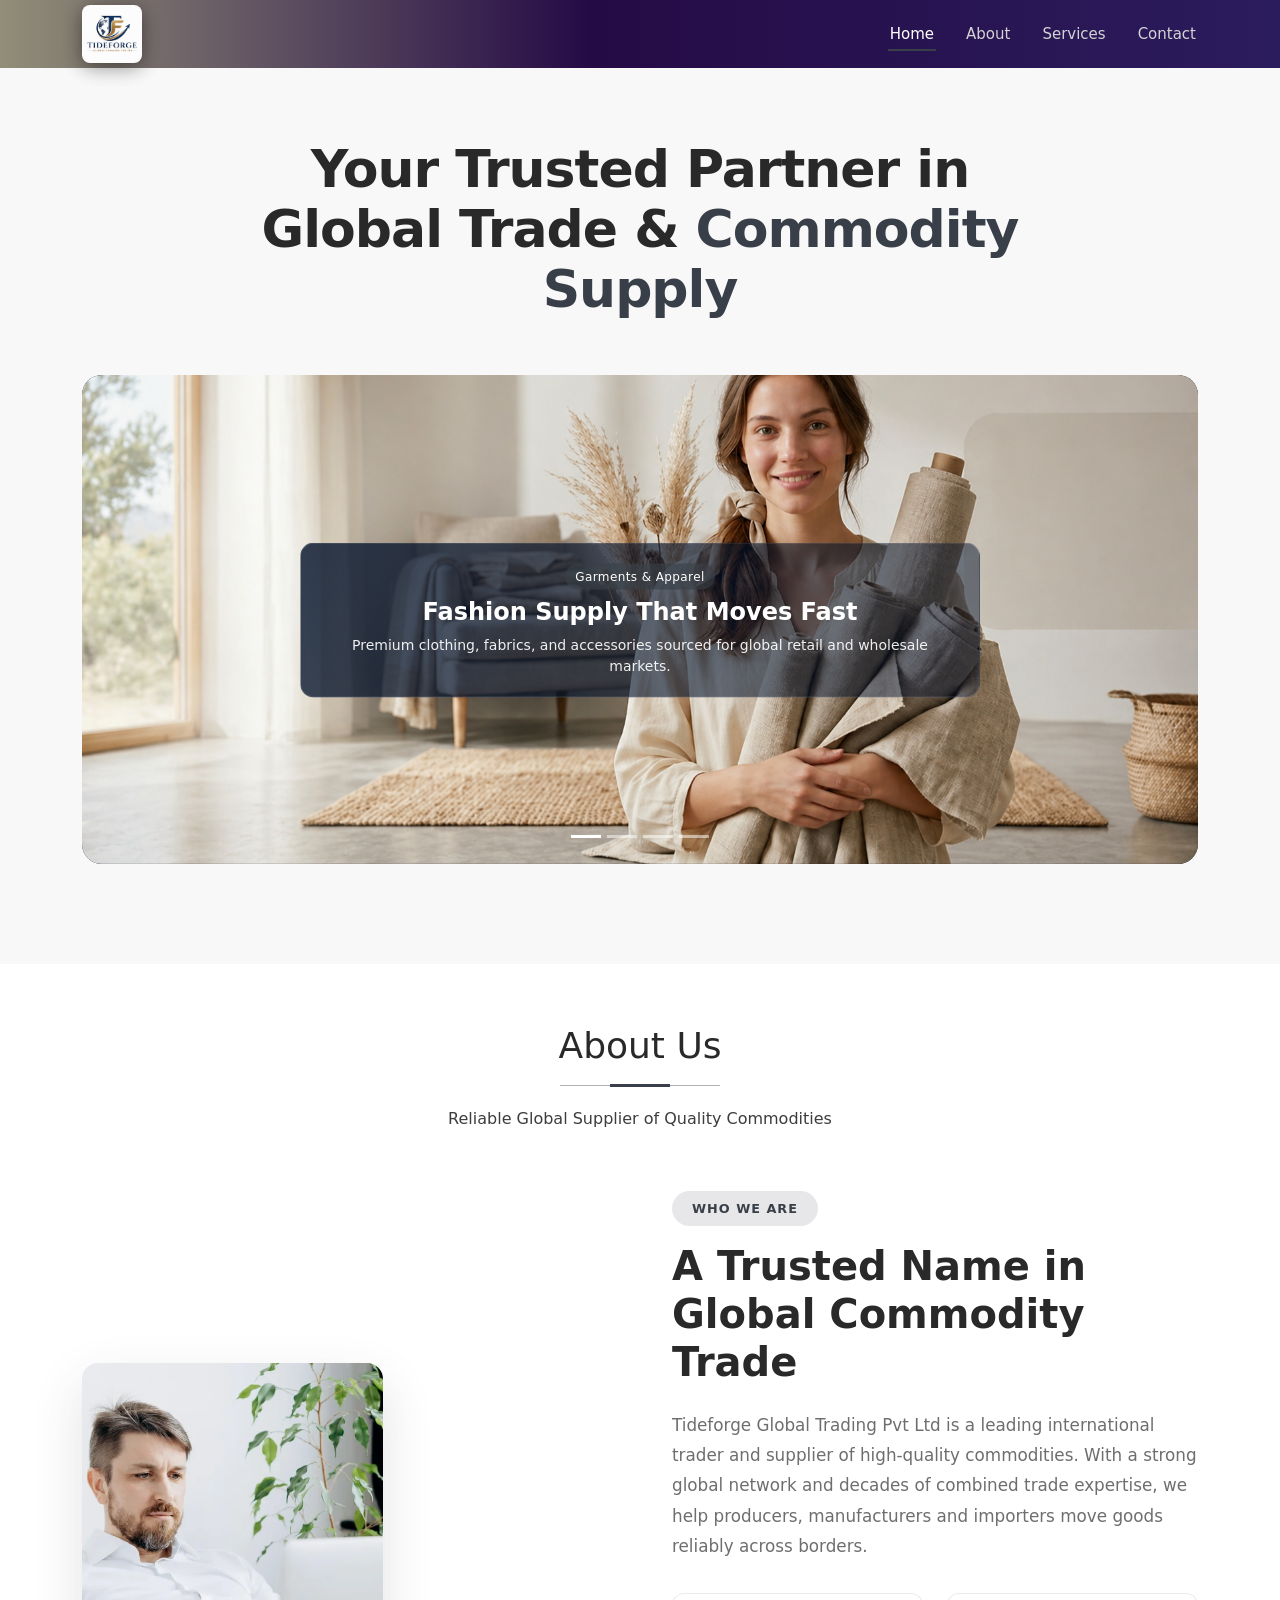
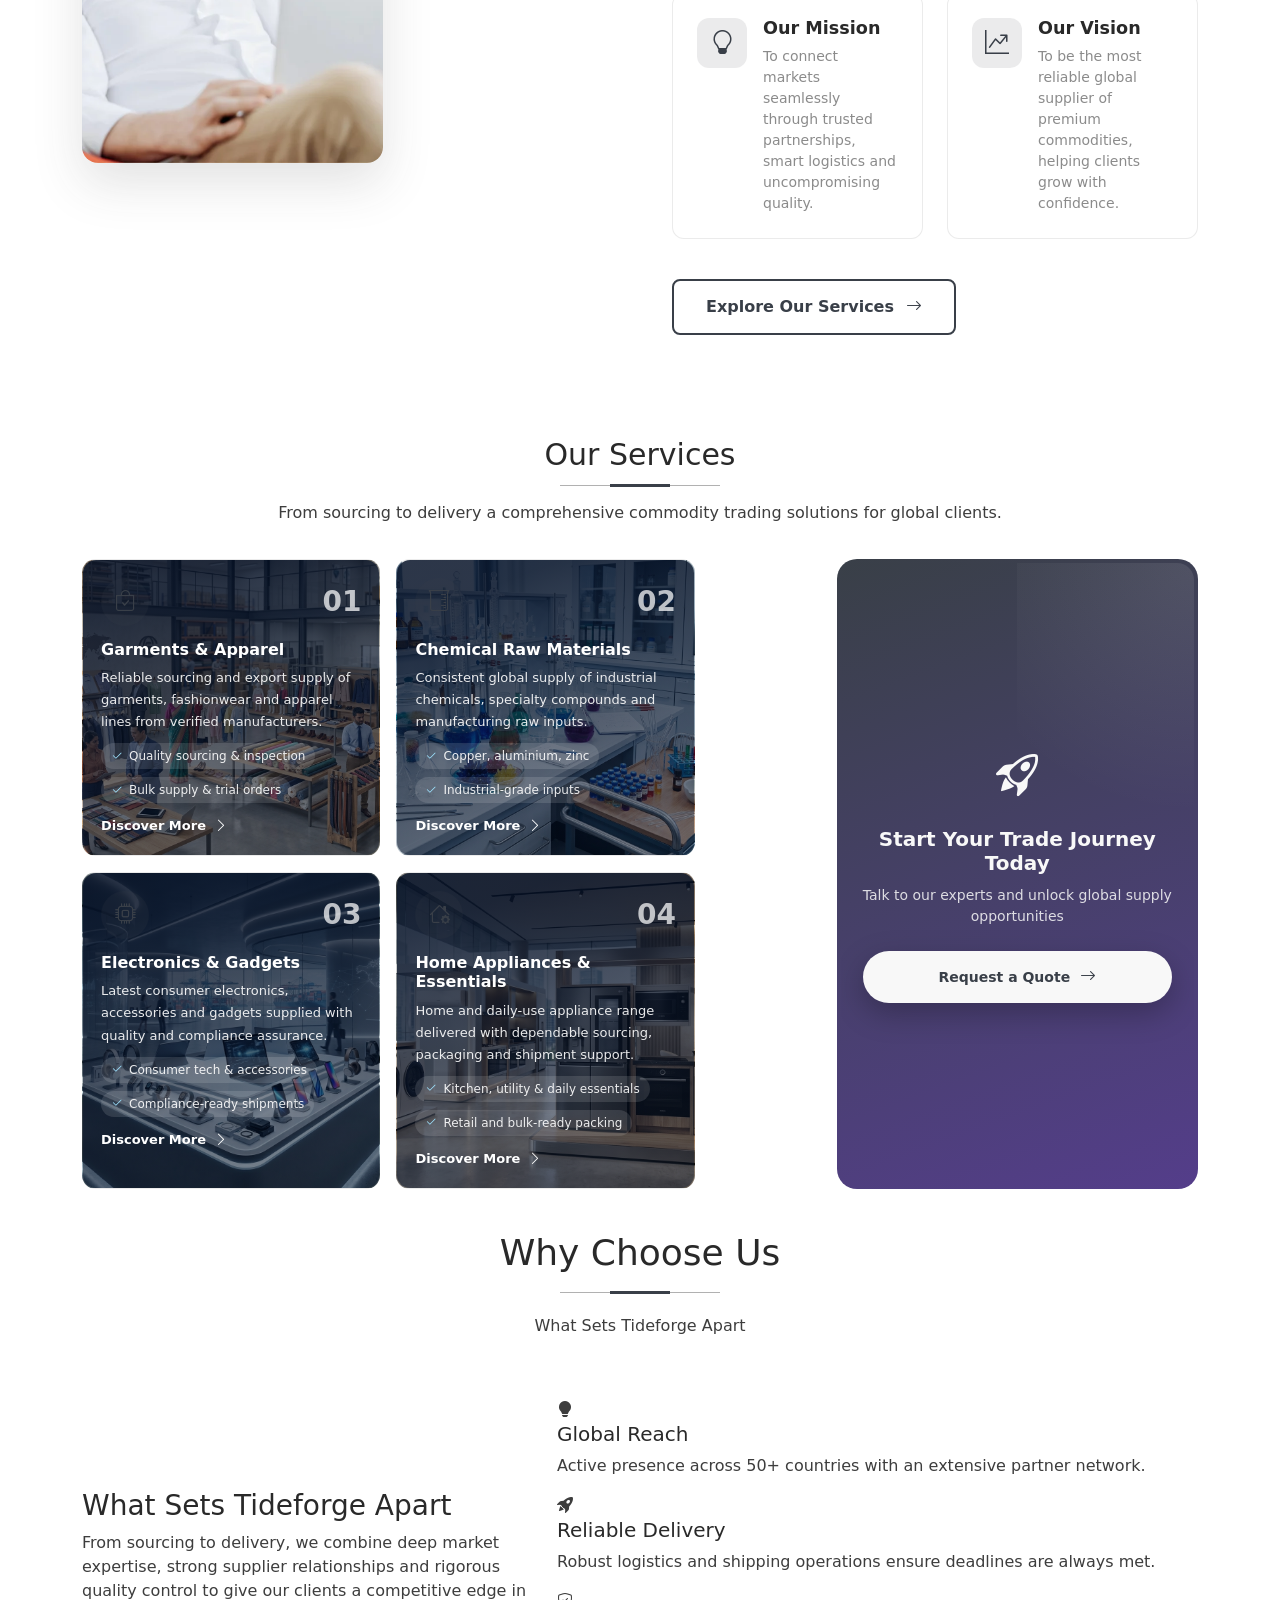
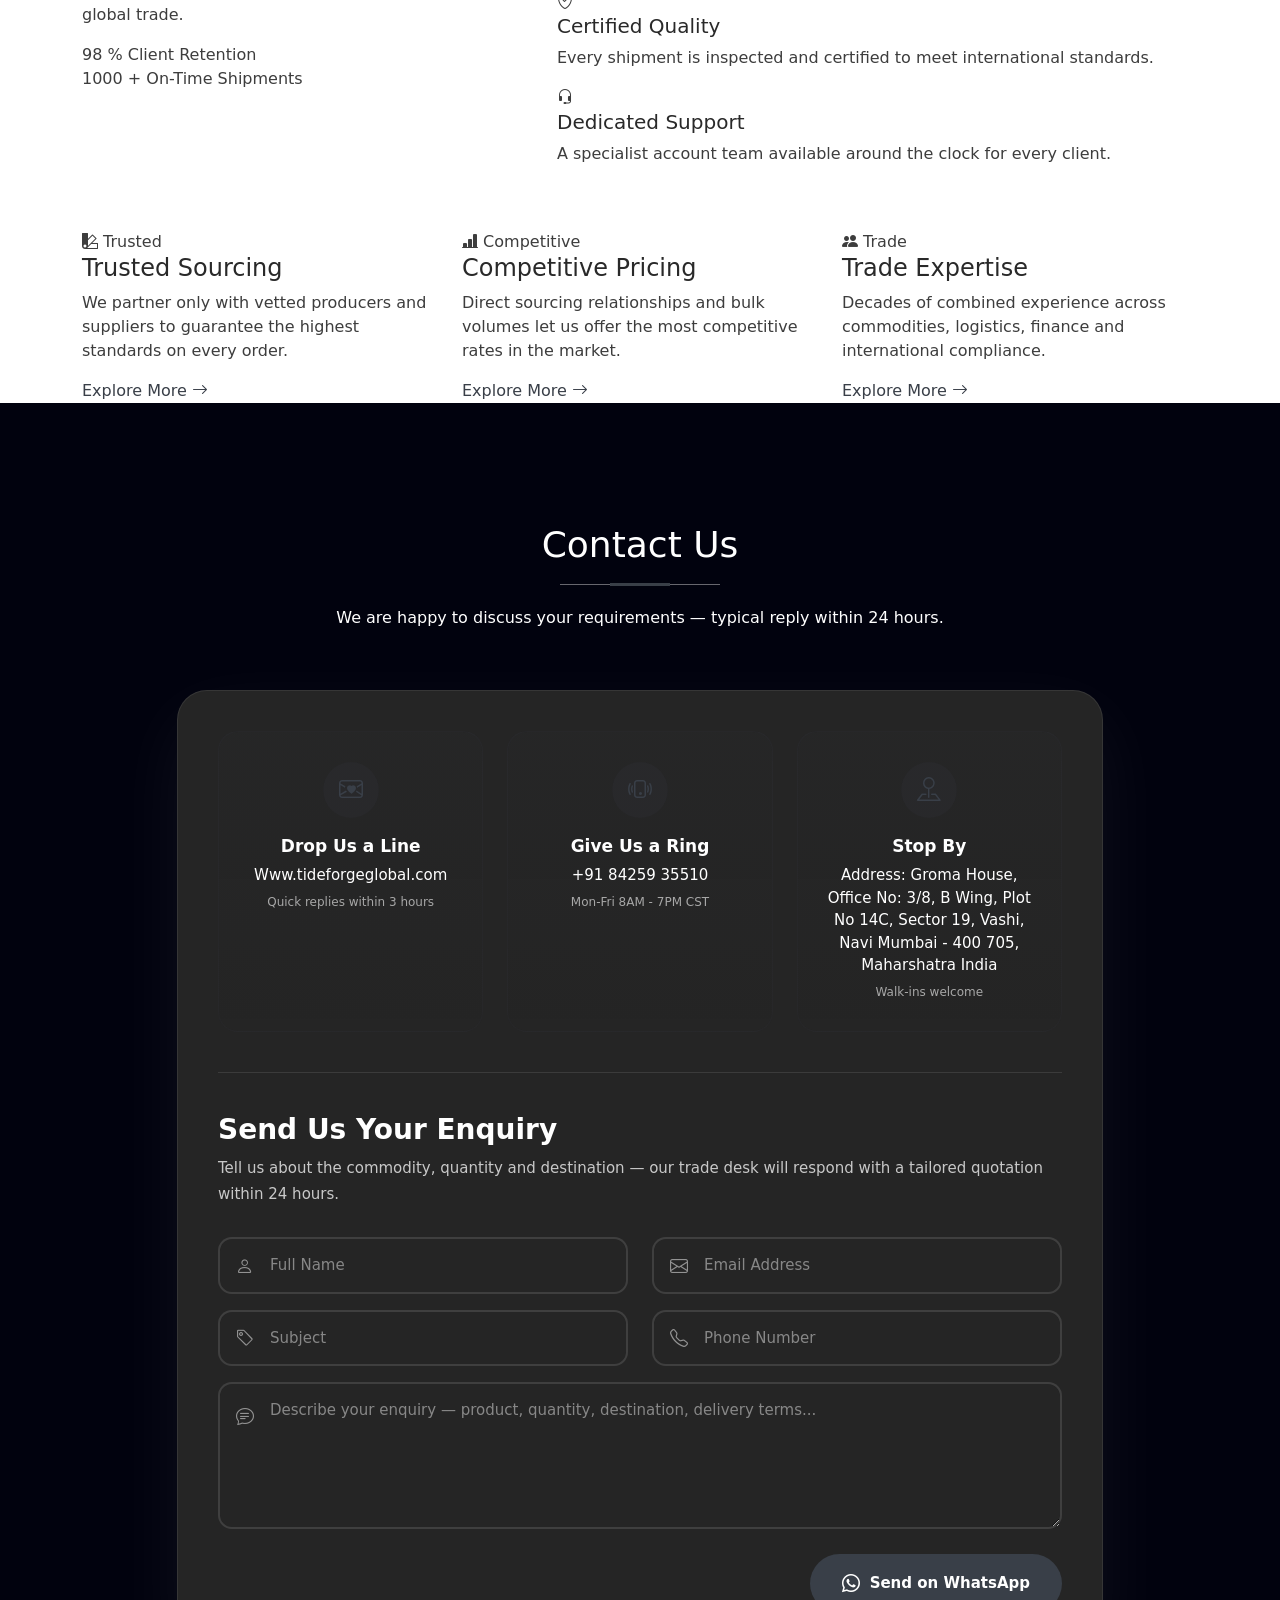
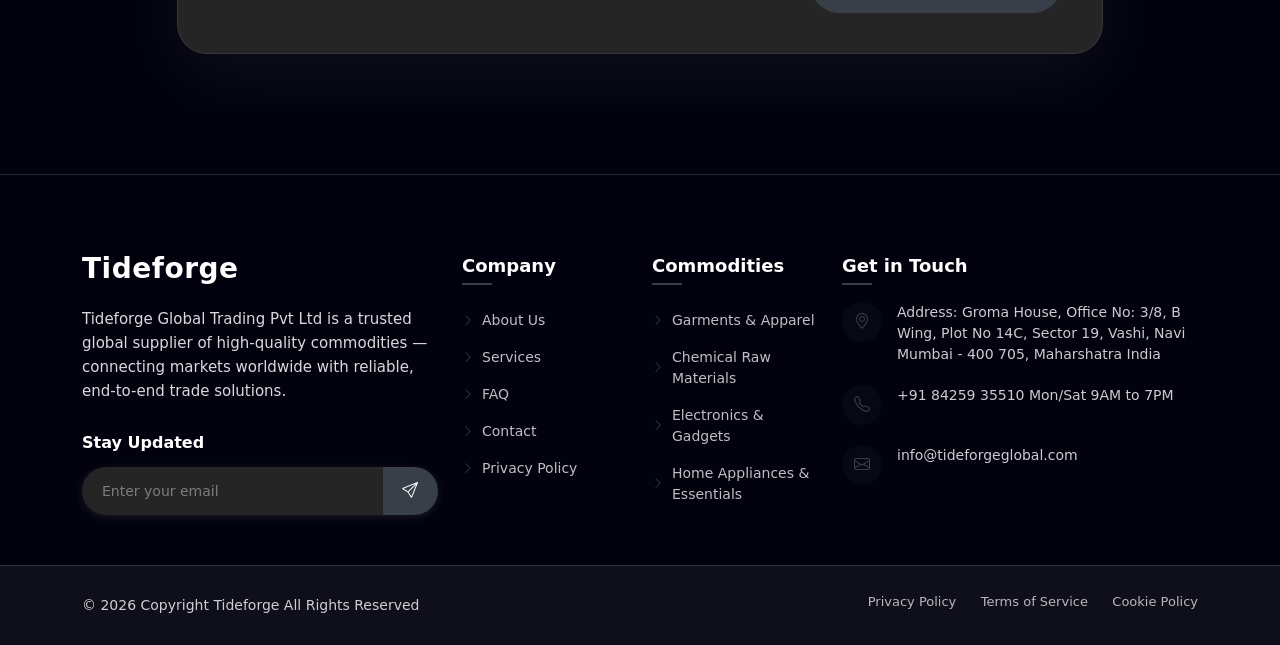
<file: index.html>
<!DOCTYPE html>

<html lang="en">

<head>
  <meta charset="utf-8" />
  <meta content="width=device-width, initial-scale=1.0" name="viewport" />
  <title>Tideforge Global Trading Pvt Ltd – Trusted Global Supplier for Commodities &amp; Trade Solutions</title>
  <meta content="" name="description" />
  <meta content="" name="keywords" />
  <!-- Favicons -->
  <link href="assets/img/tideforge-logo.jpeg" rel="icon" type="image/jpeg" />
  <link href="assets/img/tideforge-logo.jpeg" rel="apple-touch-icon" />
  <!-- Vendor CSS Files -->
  <link href="assets/vendor/bootstrap/css/bootstrap.min.css" rel="stylesheet" />
  <link href="assets/vendor/bootstrap-icons/bootstrap-icons.css" rel="stylesheet" />
  <link href="assets/vendor/aos/aos.css" rel="stylesheet" />
  <link href="assets/vendor/glightbox/css/glightbox.min.css" rel="stylesheet" />
  <link href="assets/vendor/swiper/swiper-bundle.min.css" rel="stylesheet" />
  <!-- Main CSS File -->
  <link href="assets/css/main.css" rel="stylesheet" />

</head>

<body class="index-page">
  <header class="header d-flex align-items-center fixed-top" id="header">
    <div class="container position-relative d-flex align-items-center justify-content-between">
      <a class="logo d-flex align-items-center me-auto me-xl-0" href="index.html">
        <!-- Uncomment the line below if you also wish to use an image logo -->
        <img alt="Tideforge Global Trading Pvt Ltd Logo" src="assets/img/tideforge-logo.jpeg"
          style="max-height: 58px;" />

      </a>
      <nav class="navmenu" id="navmenu">
        <ul>
          <li><a class="active" href="#hero">Home</a></li>
          <li><a href="#about">About</a></li>
          <li><a href="#services">Services</a></li>
          <!-- <li><a href="#portfolio">Commodities</a></li> -->
          <!-- <li class="dropdown"><a href="#"><span>Pages</span> <i class="bi bi-chevron-down toggle-dropdown"></i></a>
<ul>
<li><a href="about.html">About Us</a></li>
<li class="dropdown"><a href="services.html"><span>Services</span> <i class="bi bi-chevron-down toggle-dropdown"></i></a>
<ul>
<li><a href="faq.html">FAQ</a></li>
<li><a href="contact.html">Contact</a></li>
<li><a href="privacy.html">Privacy Policy</a></li>
<li><a href="terms.html">Terms of Service</a></li>
<li><a href="service-details.html">Service Details</a></li>
</ul>
</li>
<li><a href="#">Dropdown 2</a></li>
<li><a href="#">Dropdown 3</a></li>
<li><a href="#">Dropdown 4</a></li>
</ul>
</li> -->
          <li><a href="#contact">Contact</a></li>
        </ul>
        <i class="mobile-nav-toggle d-xl-none bi bi-list"></i>
      </nav>

    </div>
  </header>
  <main class="main">
    <!-- Hero Section -->
    <section class="hero section light-background" id="hero">
      <div class="container">
        <div class="row">
          <div class="col-12" data-aos="fade-down">
            <div class="hero-header">
              <h1>Your Trusted Partner in Global Trade &amp; <span class="highlight">Commodity Supply</span></h1>
            </div>
          </div><!-- End Header Column -->
        </div>

        <!-- carousel -->
        <div class="row g-4 mt-4">
          <div class="col-12" data-aos="fade-up" data-aos-delay="100">
            <div class="media-block">
              <div class="carousel slide carousel-fade hero-carousel" data-bs-interval="4500" data-bs-pause="false"
                data-bs-ride="carousel" id="heroCarousel">
                <div class="carousel-inner">
                  <div class="carousel-item active">
                    <!-- Load the first hero image eagerly; the rest can wait. -->
                    <img alt="Global commodity supply and shipping" class="d-block w-100 img-fluid"
                      fetchpriority="high"
                      src="assets/img/about/about-wide-1.webp" />
                    <div class="carousel-caption hero-slide-caption">
                      <span class="category-tag">Garments &amp; Apparel</span>
                      <h3>Fashion Supply That Moves Fast</h3>
                      <p>Premium clothing, fabrics, and accessories sourced for global retail and wholesale markets.</p>
                    </div>
                  </div>
                  <div class="carousel-item">
                    <img alt="International trade and logistics network" class="d-block w-100 img-fluid"
                      loading="lazy"
                      src="assets/img/about/about-wide-3.webp" />
                    <div class="carousel-caption hero-slide-caption">
                      <span class="category-tag">Chemical Raw Materials</span>
                      <h3>Consistent Quality for Industry</h3>
                      <p>Reliable chemical sourcing for manufacturing, processing, and industrial-scale operations.</p>
                    </div>
                  </div>
                  <div class="carousel-item">
                    <img alt="International trade and logistics network" class="d-block w-100 img-fluid"
                      loading="lazy"
                      src="assets/img/about/about-wide-2.webp" />
                    <div class="carousel-caption hero-slide-caption">
                      <span class="category-tag">Electronics &amp; Gadgets</span>
                      <h3>Modern Products, Trusted Delivery</h3>
                      <p>Smart devices and electronics with dependable procurement and timely international dispatch.
                      </p>
                    </div>
                  </div>
                  <div class="carousel-item">
                    <img alt="Reliable sourcing and commodity partnerships" class="d-block w-100 img-fluid"
                      loading="lazy"
                      src="assets/img/about/about-wide-4.webp" />
                    <div class="carousel-caption hero-slide-caption">
                      <span class="category-tag">Home Appliances &amp; Essentials</span>
                      <h3>Everyday Utility, Global Reach</h3>
                      <p>Home-use essentials and appliances supplied with strict quality checks and stable logistics.
                      </p>
                    </div>
                  </div>
                </div>
                <div class="carousel-indicators">
                  <button aria-current="true" aria-label="Slide 1" class="active" data-bs-slide-to="0"
                    data-bs-target="#heroCarousel" type="button"></button>
                  <button aria-label="Slide 2" data-bs-slide-to="1" data-bs-target="#heroCarousel"
                    type="button"></button>
                  <button aria-label="Slide 3" data-bs-slide-to="2" data-bs-target="#heroCarousel"
                    type="button"></button>
                  <button aria-label="Slide 4" data-bs-slide-to="3" data-bs-target="#heroCarousel"
                    type="button"></button>
                </div>
              </div>
            </div>
          </div><!-- End Media Column -->
        </div>
      </div>




    </section><!-- /Hero Section -->
    <!-- About Section -->
    <section class="about section" id="about">
      <!-- Section Title -->
      <div class="container section-title" data-aos="fade-up">
        <h2>About Us</h2>
        <p>Reliable Global Supplier of Quality Commodities</p>
      </div><!-- End Section Title -->
      <div class="container" data-aos="fade-up" data-aos-delay="100">
        <div class="about-wrapper">
          <div class="image-gallery" data-aos="zoom-in" data-aos-delay="200">
            <div class="gallery-grid">
              <div class="gallery-item main-image">
                <img alt="Professional team collaboration" class="img-fluid" loading="lazy"
                  src="assets/img/about/about-14.webp" />
              </div>
              <!-- <div class="gallery-item side-image">
                <img alt="Creative workspace environment" class="img-fluid" loading="lazy"
                  src="assets/img/about/about-square-12.webp" />
              </div> -->
            </div>
            <!-- <div class="experience-badge">
<div class="badge-inner">
<span class="number">50+</span>
<span class="label">Countries Served</span>
</div>
</div> -->
          </div>
          <div class="info-panel" data-aos="fade-up" data-aos-delay="300">
            <div class="panel-header">
              <span class="tagline">Who We Are</span>
              <h2>A Trusted Name in Global Commodity Trade</h2>
            </div>
            <p class="description">Tideforge Global Trading Pvt Ltd is a leading international trader and supplier of
              high-quality commodities. With a strong global network and decades of combined trade expertise, we help
              producers, manufacturers and importers move goods reliably across borders.</p>
            <div class="highlights-row">
              <div class="highlight-box" data-aos="fade-up" data-aos-delay="350">
                <div class="icon-wrap">
                  <i class="bi bi-lightbulb"></i>
                </div>
                <div class="highlight-content">
                  <h4>Our Mission</h4>
                  <p>To connect markets seamlessly through trusted partnerships, smart logistics and uncompromising
                    quality.</p>
                </div>
              </div>
              <div class="highlight-box" data-aos="fade-up" data-aos-delay="400">
                <div class="icon-wrap">
                  <i class="bi bi-graph-up-arrow"></i>
                </div>
                <div class="highlight-content">
                  <h4>Our Vision</h4>
                  <p>To be the most reliable global supplier of premium commodities, helping clients grow with
                    confidence.</p>
                </div>
              </div>
            </div>
            <!-- <div class="stats-row" data-aos="fade-up" data-aos-delay="450">
<div class="stat-block">
<h3>1000+</h3>
<span>Shipments Delivered</span>
</div>
<div class="stat-block">
<h3>98%</h3>
<span>Client Retention</span>
</div>
<div class="stat-block">
<h3>50+</h3>
<span>Countries Served</span>
</div>
</div> -->
            <a class="cta-button" href="services.html">Explore Our Services <i class="bi bi-arrow-right"></i></a>
          </div>
        </div>
      </div>
    </section><!-- /About Section -->
    <!-- Services Section -->
    <section class="services section" id="services">
      <!-- Section Title -->
      <div class="container section-title" data-aos="fade-up">
        <h2>Our Services</h2>
        <p>From sourcing to delivery a comprehensive commodity trading solutions for global clients.</p>
      </div><!-- End Section Title -->
      <div class="container" data-aos="fade-up" data-aos-delay="100">
        <div class="row g-4 justify-content-center">
          <div class="col-lg-8">
            <div class="row g-4">
              <div class="col-lg-5 col-md-6" data-aos="fade-right" data-aos-delay="150">
                <div class="service-card service-card-garments">
                  <!-- <div class="card-badge">Popular</div> -->
                  <div class="card-header">
                    <div class="icon-circle">
                      <i class="bi bi-bag-check"></i>
                    </div>
                    <span class="service-num">01</span>
                  </div>
                  <div class="card-body">
                    <h4><a href="service-details.html">Garments &amp; Apparel</a></h4>
                    <p>Reliable sourcing and export supply of garments, fashionwear and apparel lines from verified
                      manufacturers.</p>
                    <ul class="feature-list">
                      <li><i class="bi bi-check2"></i> Quality sourcing &amp; inspection</li>
                      <li><i class="bi bi-check2"></i> Bulk supply &amp; trial orders</li>
                    </ul>
                  </div>
                  <a class="card-link" href="service-details.html">
                    <span>Discover More</span>
                    <i class="bi bi-chevron-right"></i>
                  </a>
                </div>
              </div><!-- End Service Card -->
              <div class="col-lg-5 col-md-6" data-aos="fade-left" data-aos-delay="200">
                <div class="service-card service-card-chemicals">
                  <div class="card-header">
                    <div class="icon-circle">
                      <i class="bi bi-beaker"></i>
                    </div>
                    <span class="service-num">02</span>
                  </div>
                  <div class="card-body">
                    <h4><a href="service-details.html">Chemical Raw Materials</a></h4>
                    <p>Consistent global supply of industrial chemicals, specialty compounds and manufacturing raw
                      inputs.</p>
                    <ul class="feature-list">
                      <li><i class="bi bi-check2"></i> Copper, aluminium, zinc</li>
                      <li><i class="bi bi-check2"></i> Industrial-grade inputs</li>
                    </ul>
                  </div>
                  <a class="card-link" href="service-details.html">
                    <span>Discover More</span>
                    <i class="bi bi-chevron-right"></i>
                  </a>
                </div>
              </div><!-- End Service Card -->
              <div class="col-lg-5 col-md-6" data-aos="fade-right" data-aos-delay="250">
                <div class="service-card service-card-electronics">
                  <div class="card-header">
                    <div class="icon-circle">
                      <i class="bi bi-cpu"></i>
                    </div>
                    <span class="service-num">03</span>
                  </div>
                  <div class="card-body">
                    <h4><a href="service-details.html">Electronics &amp; Gadgets</a></h4>
                    <p>Latest consumer electronics, accessories and gadgets supplied with quality and compliance
                      assurance.</p>
                    <ul class="feature-list">
                      <li><i class="bi bi-check2"></i> Consumer tech &amp; accessories</li>
                      <li><i class="bi bi-check2"></i> Compliance-ready shipments</li>
                    </ul>
                  </div>
                  <a class="card-link" href="service-details.html">
                    <span>Discover More</span>
                    <i class="bi bi-chevron-right"></i>
                  </a>
                </div>
              </div><!-- End Service Card -->
              <div class="col-lg-5 col-md-6" data-aos="fade-left" data-aos-delay="300">
                <div class="service-card service-card-home">
                  <div class="card-header">
                    <div class="icon-circle">
                      <i class="bi bi-house-gear"></i>
                    </div>
                    <span class="service-num">04</span>
                  </div>
                  <div class="card-body">
                    <h4><a href="service-details.html">Home Appliances &amp; Essentials</a></h4>
                    <p>Home and daily-use appliance range delivered with dependable sourcing, packaging and shipment
                      support.</p>
                    <ul class="feature-list">
                      <li><i class="bi bi-check2"></i> Kitchen, utility &amp; daily essentials</li>
                      <li><i class="bi bi-check2"></i> Retail and bulk-ready packing</li>
                    </ul>
                  </div>
                  <a class="card-link" href="service-details.html">
                    <span>Discover More</span>
                    <i class="bi bi-chevron-right"></i>
                  </a>
                </div>
              </div><!-- End Service Card -->
            </div>
          </div>
          <div class="col-lg-4">
            <div class="services-sidebar" data-aos="fade-up" data-aos-delay="350">
              <!-- <div class="sidebar-service-item">
<div class="sidebar-icon">
<i class="bi bi-graph-up-arrow"></i>
</div>
<div class="sidebar-content">
<span class="sidebar-num">03</span>
<h5><a href="service-details.html">Electronics &amp; Gadgets</a></h5>
<p>Smart devices, accessories and consumer electronics sourced from trusted channels for global buyers.</p>
</div>
</div>End Sidebar Service -->
              <!-- <div class="sidebar-service-item">
<div class="sidebar-icon">
<i class="bi bi-bar-chart-line"></i>
</div>
<div class="sidebar-content">
<span class="sidebar-num">04</span>
<h5><a href="service-details.html">Home Appliances &amp; Essentials</a></h5>
<p>Home-use appliances and daily essentials with dependable quality checks, packaging and dispatch support.</p>
</div>
</div>End Sidebar Service -->
              <div class="sidebar-cta">
                <div class="cta-inner">
                  <i class="bi bi-rocket-takeoff"></i>
                  <h4>Start Your Trade Journey Today</h4>
                  <p>Talk to our experts and unlock global supply opportunities</p>
                  <a class="cta-button" href="contact.html">Request a Quote <i class="bi bi-arrow-right"></i></a>
                </div>
              </div>
            </div>
          </div>
        </div>
      </div>
    </section><!-- /Services Section -->
    <!-- Why Us Section -->
    <!-- <section class="why-us section" id="why-us">
      <!-- Section Title -->
      <div class="container section-title" data-aos="fade-up">
        <h2>Why Choose Us</h2>
        <p>What Sets Tideforge Apart</p>
      </div><!-- End Section Title -->
      <div class="container" data-aos="fade-up" data-aos-delay="100">
        <div class="row align-items-center mb-5">
          <div class="col-lg-5" data-aos="fade-right" data-aos-delay="150">
            <div class="intro-content">
              <h3>What Sets Tideforge Apart</h3>
              <p class="intro-text">From sourcing to delivery, we combine deep market expertise, strong supplier
                relationships and rigorous quality control to give our clients a competitive edge in global trade.</p>
              <div class="stats-row">
                <div class="stat-item">
                  <span class="stat-value purecounter" data-purecounter-duration="2" data-purecounter-end="98"
                    data-purecounter-start="0">98</span>
                  <span class="stat-unit">%</span>
                  <span class="stat-desc">Client Retention</span>
                </div>
                <div class="stat-item">
                  <span class="stat-value purecounter" data-purecounter-duration="2" data-purecounter-end="150"
                    data-purecounter-start="0">1000</span>
                  <span class="stat-unit">+</span>
                  <span class="stat-desc">On-Time Shipments</span>
                </div>
              </div>
            </div>
          </div>
          <div class="col-lg-7" data-aos="fade-left" data-aos-delay="200">
            <div class="features-grid">
              <div class="grid-item">
                <div class="grid-icon">
                  <i class="bi bi-lightbulb-fill"></i>
                </div>
                <div class="grid-content">
                  <h5>Global Reach</h5>
                  <p>Active presence across 50+ countries with an extensive partner network.</p>
                </div>
              </div><!-- End Grid Item -->
              <div class="grid-item">
                <div class="grid-icon">
                  <i class="bi bi-rocket-takeoff-fill"></i>
                </div>
                <div class="grid-content">
                  <h5>Reliable Delivery</h5>
                  <p>Robust logistics and shipping operations ensure deadlines are always met.</p>
                </div>
              </div><!-- End Grid Item -->
              <div class="grid-item">
                <div class="grid-icon">
                  <i class="bi bi-shield-check"></i>
                </div>
                <div class="grid-content">
                  <h5>Certified Quality</h5>
                  <p>Every shipment is inspected and certified to meet international standards.</p>
                </div>
              </div><!-- End Grid Item -->
              <div class="grid-item">
                <div class="grid-icon">
                  <i class="bi bi-headset"></i>
                </div>
                <div class="grid-content">
                  <h5>Dedicated Support</h5>
                  <p>A specialist account team available around the clock for every client.</p>
                </div>
              </div><!-- End Grid Item -->
            </div>
          </div>
        </div>
        <div class="highlight-cards">
          <div class="row g-4">
            <div class="col-lg-4" data-aos="zoom-in" data-aos-delay="100">
              <div class="highlight-card">
                <div class="card-header">
                  <i class="bi bi-palette2"></i>
                  <span class="card-badge">Trusted</span>
                </div>
                <h4>Trusted Sourcing</h4>
                <p>We partner only with vetted producers and suppliers to guarantee the highest standards on every
                  order.</p>
                <a class="card-link" href="#">Explore More <i class="bi bi-arrow-right"></i></a>
              </div>
            </div><!-- End Highlight Card -->
            <div class="col-lg-4" data-aos="zoom-in" data-aos-delay="200">
              <div class="highlight-card featured">
                <div class="card-header">
                  <i class="bi bi-bar-chart-line-fill"></i>
                  <span class="card-badge">Competitive</span>
                </div>
                <h4>Competitive Pricing</h4>
                <p>Direct sourcing relationships and bulk volumes let us offer the most competitive rates in the market.
                </p>
                <a class="card-link" href="#">Explore More <i class="bi bi-arrow-right"></i></a>
              </div>
            </div><!-- End Highlight Card -->
            <div class="col-lg-4" data-aos="zoom-in" data-aos-delay="300">
              <div class="highlight-card">
                <div class="card-header">
                  <i class="bi bi-people-fill"></i>
                  <span class="card-badge">Trade</span>
                </div>
                <h4>Trade Expertise</h4>
                <p>Decades of combined experience across commodities, logistics, finance and international compliance.
                </p>
                <a class="card-link" href="#">Explore More <i class="bi bi-arrow-right"></i></a>
              </div>
            </div><!-- End Highlight Card -->
          </div>
        </div>
        <!-- <div class="row mt-5 pt-4">
<div class="col-lg-8 offset-lg-2" data-aos="fade-up" data-aos-delay="100">
<div class="cta-banner">
<div class="cta-content">
<h3>Ready to Start Your Next Shipment?</h3>
<p>Share your product, quantity and destination — our trade desk will respond with a tailored quotation within 24 hours.</p>
</div>
<div class="cta-actions">
<a class="btn-cta-primary" href="#">Request a Quote</a>
<a class="btn-cta-secondary" href="#">Browse Commodities</a>
</div>
</div>
</div>
</div>
</div> -->
      </div>
    </section>  <!-- /Why Us Section -->
    <!-- Portfolio Section commented out -->
    <!-- Testimonials Section -->
    <section class="testimonials section dark-background" id="testimonials">
      <!-- Section Title -->
      <!-- <div class="container section-title" data-aos="fade-up">
        <h2>Mission &amp; Values</h2>
        <p>The principles that guide every shipment and partnership</p>
      </div>End Section Title -->
      <!-- <div class="container" data-aos="fade-up" data-aos-delay="100">
        <div class="testimonials-slider swiper init-swiper">
          <script class="swiper-config" type="application/json">
            {
              "loop": true,
              "speed": 600,
              "autoplay": {
                "delay": 5000
              },
              "slidesPerView": 1,
              "spaceBetween": 30,
              "navigation": {
                "nextEl": ".swiper-button-next",
                "prevEl": ".swiper-button-prev"
              },
              "breakpoints": {
                "768": {
                  "slidesPerView": 2,
                  "spaceBetween": 30
                },
                "1200": {
                  "slidesPerView": 2,
                  "spaceBetween": 40
                }
              }
            }
          </script>
          <div class="swiper-wrapper">
            <div class="swiper-slide">
              <div class="testimonial-item" data-aos="fade-up" data-aos-delay="100">
                <div class="testimonial-quote">
                  <i class="bi bi-quote"></i>
                </div>
                <p class="testimonial-text">Built on integrity, transparency and a relentless focus on quality.</p>
                <div class="stars-rating">
                  <i class="bi bi-star-fill"></i>
                  <i class="bi bi-star-fill"></i>
                  <i class="bi bi-star-fill"></i>
                  <i class="bi bi-star-fill"></i>
                  <i class="bi bi-star-fill"></i>
                </div>
                <div class="testimonial-author">
                  <div class="author-image">
                    <img alt="Profile Image" src="assets/img/person/person-f-3.webp" />
                  </div>
                  <div class="author-details">
                    <h4>Our Mission</h4>
                    <span>Tideforge</span>
                    <div class="company-info">
                      <i class="bi bi-briefcase-fill"></i>
                      <span>Tideforge Global Trading Pvt Ltd</span>
                    </div>
                  </div>
                  <div class="verified-icon">
                    <i class="bi bi-patch-check-fill"></i>
                  </div>
                </div>
              </div> -->
            <!-- </div> -->
            <!-- End testimonial item -->
            <!-- <div class="swiper-slide">
              <div class="testimonial-item" data-aos="fade-up" data-aos-delay="200">
                <div class="testimonial-quote">
                  <i class="bi bi-quote"></i>
                </div>
                <p class="testimonial-text">To be the most reliable global supplier of premium commodities, helping
                  clients grow with confidence.</p>
                <div class="stars-rating">
                  <i class="bi bi-star-fill"></i>
                  <i class="bi bi-star-fill"></i>
                  <i class="bi bi-star-fill"></i>
                  <i class="bi bi-star-fill"></i>
                  <i class="bi bi-star-fill"></i>
                </div>
                <div class="testimonial-author">
                  <div class="author-image">
                    <img alt="Profile Image" src="assets/img/person/person-m-7.webp" />
                  </div>
                  <div class="author-details">
                    <h4>Our Vision</h4>
                    <span>Tideforge</span>
                    <div class="company-info">
                      <i class="bi bi-briefcase-fill"></i>
                      <span>Tideforge Global Trading Pvt Ltd</span>
                    </div>
                  </div>
                  <div class="verified-icon">
                    <i class="bi bi-patch-check-fill"></i>
                  </div>
                </div>
              </div> -->
            <!-- </div> -->
            <!-- End testimonial item -->
            <!-- <div class="swiper-slide">
              <div class="testimonial-item" data-aos="fade-up" data-aos-delay="300">
                <div class="testimonial-quote">
                  <i class="bi bi-quote"></i>
                </div>
                <p class="testimonial-text">Integrity, transparency, accountability and a deep commitment to long-term
                  client relationships.</p>
                <div class="stars-rating">
                  <i class="bi bi-star-fill"></i>
                  <i class="bi bi-star-fill"></i>
                  <i class="bi bi-star-fill"></i>
                  <i class="bi bi-star-fill"></i>
                  <i class="bi bi-star-fill"></i>
                </div>
                <div class="testimonial-author">
                  <div class="author-image">
                    <img alt="Profile Image" src="assets/img/person/person-f-9.webp" />
                  </div>
                  <div class="author-details">
                    <h4>Our Values</h4>
                    <span>Tideforge</span>
                    <div class="company-info">
                      <i class="bi bi-briefcase-fill"></i>
                      <span>Tideforge Global Trading Pvt Ltd</span>
                    </div>
                  </div>
                  <div class="verified-icon">
                    <i class="bi bi-patch-check-fill"></i>
                  </div>
                </div>
              </div> -->
            <!-- </div> -->
            <!-- End testimonial item -->
            <!-- <div class="swiper-slide">
              <div class="testimonial-item" data-aos="fade-up" data-aos-delay="100">
                <div class="testimonial-quote">
                  <i class="bi bi-quote"></i>
                </div>
                <p class="testimonial-text">Trusted by partners in 50+ countries.</p>
                <div class="stars-rating">
                  <i class="bi bi-star-fill"></i>
                  <i class="bi bi-star-fill"></i>
                  <i class="bi bi-star-fill"></i>
                  <i class="bi bi-star-fill"></i>
                  <i class="bi bi-star-fill"></i>
                </div>
                <div class="testimonial-author">
                  <div class="author-image">
                    <img alt="Profile Image" src="assets/img/person/person-m-4.webp" />
                  </div>
                  <div class="author-details">
                    <h4>Global Network</h4>
                    <span>Tideforge</span>
                    <div class="company-info">
                      <i class="bi bi-briefcase-fill"></i>
                      <span>Tideforge Global Trading Pvt Ltd</span>
                    </div>
                  </div>
                  <div class="verified-icon">
                    <i class="bi bi-patch-check-fill"></i>
                  </div>
                </div>
              </div> -->
            <!-- </div> -->
            <!-- End testimonial item -->
            <!-- <div class="swiper-slide">
              <div class="testimonial-item" data-aos="fade-up" data-aos-delay="200">
                <div class="testimonial-quote">
                  <i class="bi bi-quote"></i>
                </div>
                <p class="testimonial-text">1000+ shipments delivered on time.</p>
                <div class="stars-rating">
                  <i class="bi bi-star-fill"></i>
                  <i class="bi bi-star-fill"></i>
                  <i class="bi bi-star-fill"></i>
                  <i class="bi bi-star-fill"></i>
                  <i class="bi bi-star-fill"></i>
                </div>
                <div class="testimonial-author">
                  <div class="author-image">
                    <img alt="Profile Image" src="assets/img/person/person-f-14.webp" />
                  </div>
                  <div class="author-details">
                    <h4>Operational Reliability</h4>
                    <span>Tideforge</span>
                    <div class="company-info">
                      <i class="bi bi-briefcase-fill"></i>
                      <span>Tideforge Global Trading Pvt Ltd</span>
                    </div>
                  </div>
                  <div class="verified-icon">
                    <i class="bi bi-patch-check-fill"></i>
                  </div>
                </div>
              </div> -->
            <!-- </div> -->
            <!-- End testimonial item -->
          <!-- </div>
          <div class="swiper-navigation-wrapper">
            <div class="swiper-button-prev"></div>
            <div class="swiper-button-next"></div>
          </div>
        </div>
      </div>
    </section> -->
    <!-- /Testimonials Section -->
    <!-- Team section removed per request. -->
    <!-- Pricing section removed per request. -->
    <!-- FAQ section removed per request. -->
    <!-- Contact Section -->
    <section class="contact section" id="contact">
      <!-- Section Title -->
      <div class="container section-title" data-aos="fade-up">
        <h2>Contact Us</h2>
        <p>We are happy to discuss your requirements — typical reply within 24 hours.</p>
      </div><!-- End Section Title -->
      <div class="container" data-aos="fade-up" data-aos-delay="100">
        <div class="row gy-5">
          <div class="col-12 col-xl-10 mx-auto" data-aos="fade-up" data-aos-delay="150">
            <div class="main-contact-wrapper">
              <div class="row gy-4">
                <div class="col-md-4" data-aos="zoom-in" data-aos-delay="200">
                  <div class="info-box">
                    <div class="icon-wrap">
                      <i class="bi bi-envelope-heart"></i>
                    </div>
                    <h5>Drop Us a Line</h5>
                    <p>Www.tideforgeglobal.com</p>
                    <span class="availability">Quick replies within 3 hours</span>
                  </div>
                </div>
                <div class="col-md-4" data-aos="zoom-in" data-aos-delay="250">
                  <div class="info-box">
                    <div class="icon-wrap">
                      <i class="bi bi-phone-vibrate"></i>
                    </div>
                    <h5>Give Us a Ring</h5>
                    <p>+91 84259 35510</p>
                    <span class="availability">Mon-Fri 8AM - 7PM CST</span>
                  </div>
                </div>
                <div class="col-md-4" data-aos="zoom-in" data-aos-delay="300">
                  <div class="info-box">
                    <div class="icon-wrap">
                      <i class="bi bi-pin-map"></i>
                    </div>
                    <h5>Stop By</h5>
                    <p>Address: Groma House, Office No: 3/8, B Wing, Plot No 14C, Sector 19, Vashi, Navi Mumbai - 400 705, Maharshatra India</p>
                    <span class="availability">Walk-ins welcome</span>
                  </div>
                </div>
              </div>
              <div class="form-section" data-aos="fade-up" data-aos-delay="350">
                <div class="form-intro">
                  <h3>Send Us Your Enquiry</h3>
                  <p>Tell us about the commodity, quantity and destination — our trade desk will respond with a tailored
                    quotation within 24 hours.</p>
                </div>
                <form action="#" class="php-email-form" data-whatsapp-form data-whatsapp-number="918425935510" method="post">
                  <div class="row gy-3">
                    <div class="col-md-4">
                      <div class="input-group-custom">
                        <i class="bi bi-person"></i>
                        <input autocomplete="name" class="form-control" name="name" placeholder="Full Name" required=""
                          type="text" />
                      </div>
                    </div>
                    <div class="col-md-4">
                      <div class="input-group-custom">
                        <i class="bi bi-envelope"></i>
                        <input autocomplete="email" class="form-control" name="email" placeholder="Email Address"
                          required="" type="email" />
                      </div>
                    </div>
                    <div class="col-md-4">
                      <div class="input-group-custom">
                        <i class="bi bi-tag"></i>
                        <input class="form-control" name="subject" placeholder="Subject" required="" type="text" />
                      </div>
                    </div>
                    <div class="col-md-4">
                      <div class="input-group-custom">
                        <i class="bi bi-telephone"></i>
                        <input autocomplete="tel" class="form-control" name="phone" placeholder="Phone Number"
                          type="tel" />
                      </div>
                    </div>
                    <div class="col-12">
                      <div class="input-group-custom textarea-group">
                        <i class="bi bi-chat-text"></i>
                        <textarea class="form-control" name="message"
                          placeholder="Describe your enquiry — product, quantity, destination, delivery terms..."
                          required="" rows="5"></textarea>
                      </div>
                    </div>
                  </div>
                  <div class="form-footer">
                    <div class="form-messages">
                    <div class="loading">Loading</div>
                    <div class="error-message"></div>
                    <div class="sent-message">Opening WhatsApp chat with the admin...</div>
                  </div>
                    <button class="btn-submit" type="submit"><i class="bi bi-whatsapp"></i> Send on WhatsApp</button>
                  </div>
                </form>
              </div>
            </div>
          </div>
        </div>
      </div>
    </section><!-- /Contact Section -->
  </main>
  <footer class="footer dark-background" id="footer">
    <div class="container">
      <div class="row gy-5">
        <div class="col-lg-4">
          <div class="footer-content">
            <a class="logo d-flex align-items-center mb-4" href="index.html">
              <span class="sitename">Tideforge</span>
            </a>
            <p class="mb-4">Tideforge Global Trading Pvt Ltd is a trusted global supplier of high-quality commodities —
              connecting markets worldwide with reliable, end-to-end trade solutions.</p>
            <div class="newsletter-form">
              <h5>Stay Updated</h5>
              <form action="forms/newsletter.php" class="php-email-form" method="post">
                <div class="input-group">
                  <input class="form-control" name="email" placeholder="Enter your email" required="" type="email" />
                  <button class="btn-subscribe" type="submit">
                    <i class="bi bi-send"></i>
                  </button>
                </div>
                <div class="loading">Loading</div>
                <div class="error-message"></div>
                <div class="sent-message">Thank you for subscribing!</div>
              </form>
            </div>
          </div>
        </div>
        <div class="col-lg-2 col-6">
          <div class="footer-links">
            <h4>Company</h4>
            <ul>
              <li><a href="about.html"><i class="bi bi-chevron-right"></i> About Us</a></li>
              <li><a href="services.html"><i class="bi bi-chevron-right"></i> Services</a></li>
              <li><a href="faq.html"><i class="bi bi-chevron-right"></i> FAQ</a></li>
              <li><a href="contact.html"><i class="bi bi-chevron-right"></i> Contact</a></li>
              <li><a href="privacy.html"><i class="bi bi-chevron-right"></i> Privacy Policy</a></li>
            </ul>
          </div>
        </div>
        <div class="col-lg-2 col-6">
          <div class="footer-links">
            <h4>Commodities</h4>
            <ul>
              <li><a href="index.html#portfolio"><i class="bi bi-chevron-right"></i> Garments &amp; Apparel</a></li>
              <li><a href="index.html#portfolio"><i class="bi bi-chevron-right"></i> Chemical Raw Materials</a></li>
              <li><a href="index.html#portfolio"><i class="bi bi-chevron-right"></i> Electronics &amp; Gadgets</a></li>
              <li><a href="index.html#portfolio"><i class="bi bi-chevron-right"></i> Home Appliances &amp;
                  Essentials</a></li>
            </ul>
          </div>
        </div>
        <div class="col-lg-4">
          <div class="footer-contact">
            <h4>Get in Touch</h4>
            <div class="contact-item">
              <div class="contact-icon">
                <i class="bi bi-geo-alt"></i>
              </div>
              <div class="contact-info">
                <p>Address: Groma House, Office No: 3/8, B Wing, Plot No 14C, Sector 19, Vashi, Navi Mumbai - 400 705, Maharshatra India</p>
              </div>
            </div>
            <div class="contact-item">
              <div class="contact-icon">
                <i class="bi bi-telephone"></i>
              </div>
              <div class="contact-info">
                <p>+91 84259 35510 Mon/Sat 9AM to 7PM</p>
              </div>
            </div>
            <div class="contact-item">
              <div class="contact-icon">
                <i class="bi bi-envelope"></i>
              </div>
              <div class="contact-info">
                <p>info@tideforgeglobal.com</p>
              </div>
            </div>
          </div>
        </div>
      </div>
    </div>
    <div class="footer-bottom">
      <div class="container">
        <div class="row align-items-center">
          <div class="col-lg-6">
            <div class="copyright">
              <p>© 2026 Copyright Tideforge All Rights Reserved</p>
            </div>
          </div>
          <div class="col-lg-6">
            <div class="footer-bottom-links">
              <a href="#">Privacy Policy</a>
              <a href="#">Terms of Service</a>
              <a href="#">Cookie Policy</a>
            </div>
            <div class="credits">

            </div>
          </div>
        </div>
      </div>
    </div>
  </footer>
  <!-- Scroll Top -->
  <a class="scroll-top d-flex align-items-center justify-content-center" href="#" id="scroll-top"><i
      class="bi bi-arrow-up-short"></i></a>
  <!-- Preloader -->
  <div id="preloader"></div>
  <!-- Vendor JS Files -->
  <script src="assets/vendor/bootstrap/js/bootstrap.bundle.min.js"></script>
  <script src="assets/vendor/php-email-form/validate.js"></script>
  <script src="assets/vendor/aos/aos.js"></script>
  <!-- The other vendor libraries are not needed on this page, so they stay unloaded here. -->
  <!-- Main JS File -->
  <script src="assets/js/main.js"></script>
</body>

</html>
</file>
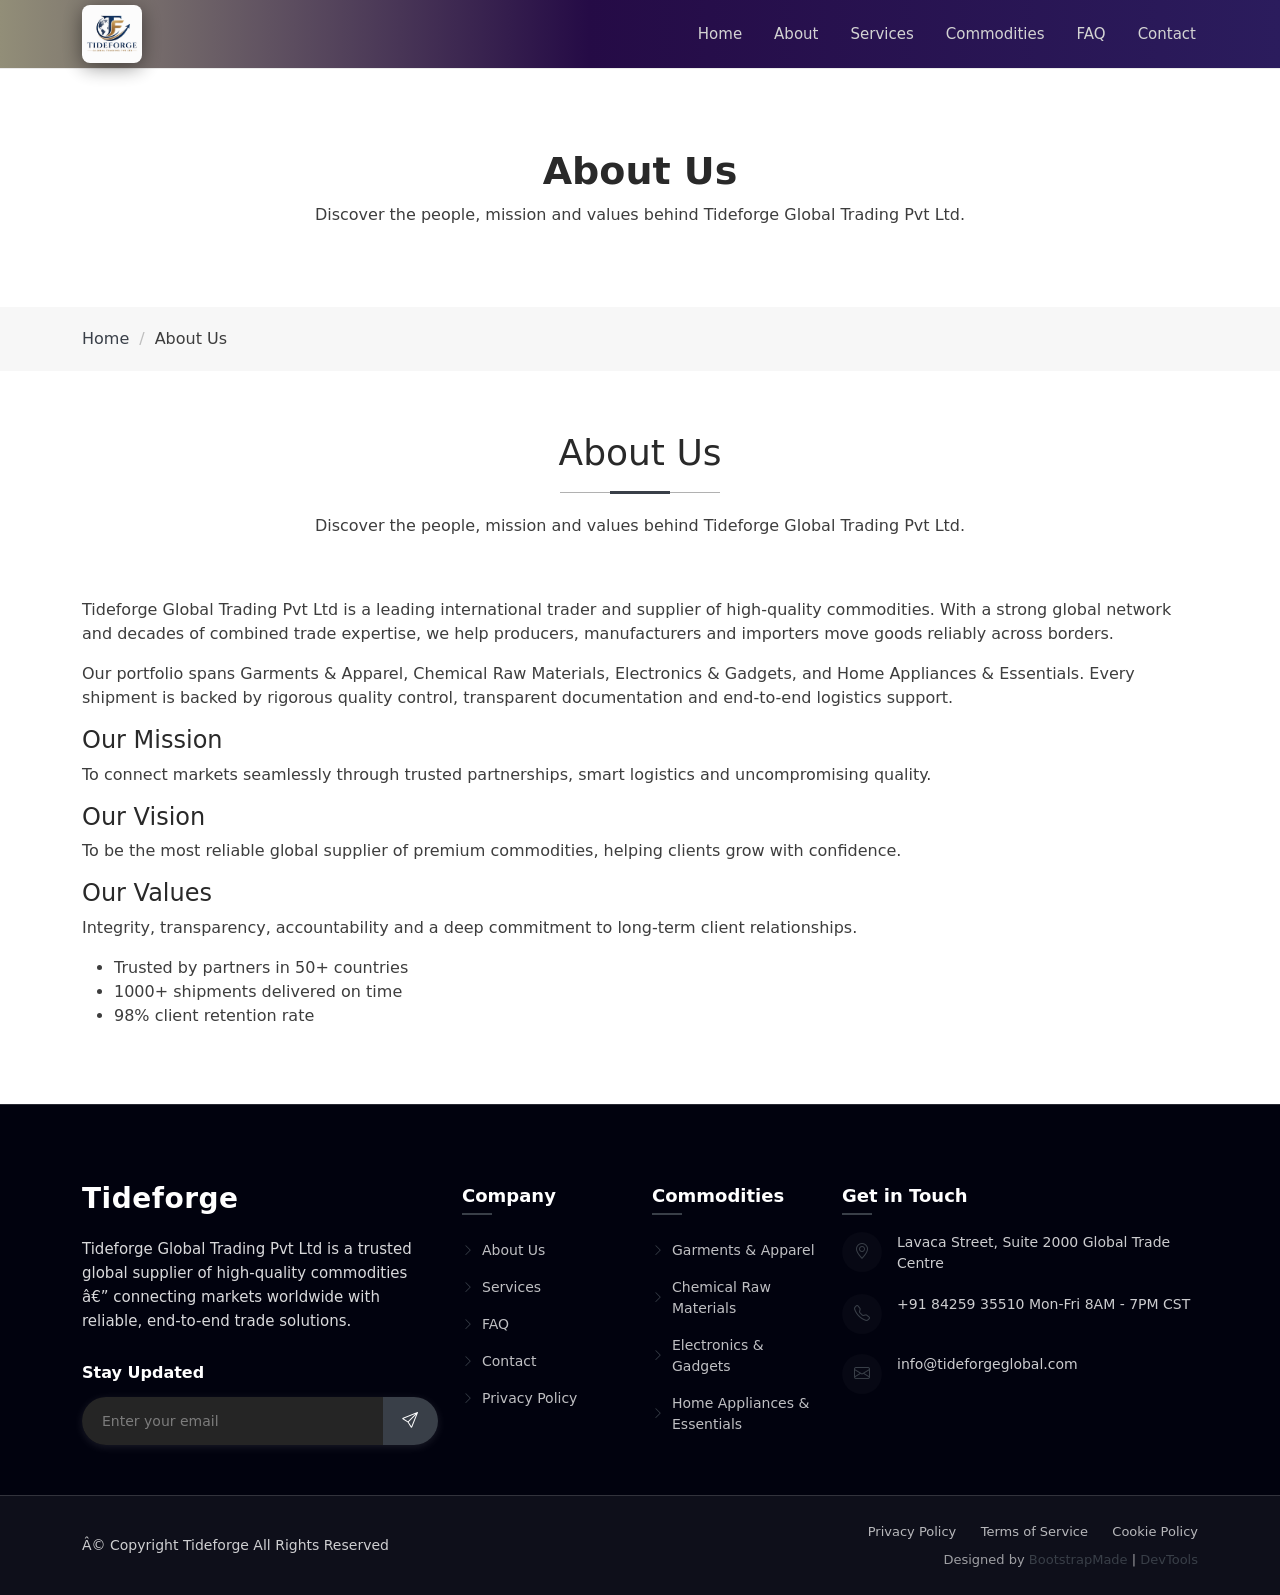
<file: about.html>
﻿<!DOCTYPE html>

<html lang="en">
<head>
<meta charset="utf-8"/>
<meta content="width=device-width, initial-scale=1.0" name="viewport"/>
<title>About Us | Tideforge Global Trading Pvt Ltd</title>
<meta content="" name="description"/>
<meta content="" name="keywords"/>
<!-- Favicons -->
<link href="assets/img/tideforge-logo.jpeg" rel="icon" type="image/jpeg"/>
<link href="assets/img/tideforge-logo.jpeg" rel="apple-touch-icon"/>
<!-- Vendor CSS Files -->
<link href="assets/vendor/bootstrap/css/bootstrap.min.css" rel="stylesheet"/>
<link href="assets/vendor/bootstrap-icons/bootstrap-icons.css" rel="stylesheet"/>
<link href="assets/vendor/aos/aos.css" rel="stylesheet"/>
<link href="assets/vendor/glightbox/css/glightbox.min.css" rel="stylesheet"/>
<link href="assets/vendor/swiper/swiper-bundle.min.css" rel="stylesheet"/>
<!-- Main CSS File -->
<link href="assets/css/main.css" rel="stylesheet"/>
<!-- =======================================================
  * Template Name: Creativo
  * Template URL: https://bootstrapmade.com/creativo-bootstrap-creative-agency-template/
  * Updated: Mar 23 2026 with Bootstrap v5.3.8
  * Author: BootstrapMade.com
  * License: https://bootstrapmade.com/license/
  ======================================================== -->
</head>
<body class="starter-page-page">
<header class="header d-flex align-items-center sticky-top" id="header">
<div class="container position-relative d-flex align-items-center justify-content-between">
<a class="logo d-flex align-items-center me-auto me-xl-0" href="index.html">
<!-- Uncomment the line below if you also wish to use an image logo -->
<img alt="Tideforge Global Trading Pvt Ltd Logo" src="assets/img/tideforge-logo.jpeg" style="max-height: 58px;"/>

</a>
<nav class="navmenu" id="navmenu">
<ul>
<li><a href="index.html">Home</a></li>
<li><a href="about.html">About</a></li>
<li><a href="services.html">Services</a></li>
<li><a href="index.html#portfolio">Commodities</a></li>
<li><a href="faq.html">FAQ</a></li>

<!-- <li class="dropdown"><a href="#"><span>Pages</span> <i class="bi bi-chevron-down toggle-dropdown"></i></a>
<ul>
<li><a href="about.html">About Us</a></li>
<li class="dropdown"><a href="services.html"><span>Services</span> <i class="bi bi-chevron-down toggle-dropdown"></i></a>
<ul>
<li><a href="faq.html">FAQ</a></li>
<li><a href="contact.html">Contact</a></li>
<li><a href="privacy.html">Privacy Policy</a></li>
<li><a href="terms.html">Terms of Service</a></li>
<li><a href="service-details.html">Service Details</a></li>
</ul>
</li>
<li><a href="#">Dropdown 2</a></li>
<li><a href="#">Dropdown 3</a></li>
<li><a href="#">Dropdown 4</a></li>
</ul>
</li> -->


<li><a href="contact.html">Contact</a></li>
</ul>
<i class="mobile-nav-toggle d-xl-none bi bi-list"></i>
</nav></div>
</header>
<main class="main">
<!-- Page Title -->
<div class="page-title">
<div class="heading">
<div class="container">
<div class="row d-flex justify-content-center text-center">
<div class="col-lg-8">
<h1 class="heading-title">About Us</h1>
<p class="mb-0">Discover the people, mission and values behind Tideforge Global Trading Pvt Ltd.</p>
</div>
</div>
</div>
</div>
<nav class="breadcrumbs">
<div class="container">
<ol>
<li><a href="index.html">Home</a></li>
<li class="current">About Us</li>
</ol>
</div>
</nav>
</div><!-- End Page Title -->
<!-- Starter Section Section -->
<section class="starter-section section" id="starter-section">
<!-- Section Title -->
<div class="container section-title" data-aos="fade-up">
<h2>About Us</h2>
<p>Discover the people, mission and values behind Tideforge Global Trading Pvt Ltd.</p>
</div><!-- End Section Title -->
<div class="container" data-aos="fade-up">


<div class="row g-4">
<div class="col-lg-12">
<p>Tideforge Global Trading Pvt Ltd is a leading international trader and supplier of high-quality commodities. With a strong global network and decades of combined trade expertise, we help producers, manufacturers and importers move goods reliably across borders.</p>
<p>Our portfolio spans Garments &amp; Apparel, Chemical Raw Materials, Electronics &amp; Gadgets, and Home Appliances &amp; Essentials. Every shipment is backed by rigorous quality control, transparent documentation and end-to-end logistics support.</p>
<h4>Our Mission</h4>
<p>To connect markets seamlessly through trusted partnerships, smart logistics and uncompromising quality.</p>
<h4>Our Vision</h4>
<p>To be the most reliable global supplier of premium commodities, helping clients grow with confidence.</p>
<h4>Our Values</h4>
<p>Integrity, transparency, accountability and a deep commitment to long-term client relationships.</p>
<ul>
<li>Trusted by partners in 50+ countries</li>
<li>1000+ shipments  delivered on time</li>
<li>98% client retention rate</li>
</ul>
</div>
</div>
</div>
</section><!-- /Starter Section Section -->
</main>
<footer class="footer dark-background" id="footer">
<div class="container">
<div class="row gy-5">
<div class="col-lg-4">
<div class="footer-content">
<a class="logo d-flex align-items-center mb-4" href="index.html">
<span class="sitename">Tideforge</span>
</a>
<p class="mb-4">Tideforge Global Trading Pvt Ltd is a trusted global supplier of high-quality commodities â€” connecting markets worldwide with reliable, end-to-end trade solutions.</p>
<div class="newsletter-form">
<h5>Stay Updated</h5>
<form action="forms/newsletter.php" class="php-email-form" method="post">
<div class="input-group">
<input class="form-control" name="email" placeholder="Enter your email" required="" type="email"/>
<button class="btn-subscribe" type="submit">
<i class="bi bi-send"></i>
</button>
</div>
<div class="loading">Loading</div>
<div class="error-message"></div>
<div class="sent-message">Thank you for subscribing!</div>
</form>
</div>
</div>
</div>
<div class="col-lg-2 col-6">
<div class="footer-links">
<h4>Company</h4>
<ul>
<li><a href="about.html"><i class="bi bi-chevron-right"></i> About Us</a></li>
<li><a href="services.html"><i class="bi bi-chevron-right"></i> Services</a></li>
<li><a href="faq.html"><i class="bi bi-chevron-right"></i> FAQ</a></li>
<li><a href="contact.html"><i class="bi bi-chevron-right"></i> Contact</a></li>
<li><a href="privacy.html"><i class="bi bi-chevron-right"></i> Privacy Policy</a></li>
</ul>
</div>
</div>
<div class="col-lg-2 col-6">
<div class="footer-links">
<h4>Commodities</h4>
<ul>
<li><a href="index.html#portfolio"><i class="bi bi-chevron-right"></i> Garments &amp; Apparel</a></li>
<li><a href="index.html#portfolio"><i class="bi bi-chevron-right"></i> Chemical Raw Materials</a></li>
<li><a href="index.html#portfolio"><i class="bi bi-chevron-right"></i> Electronics &amp; Gadgets</a></li>
<li><a href="index.html#portfolio"><i class="bi bi-chevron-right"></i> Home Appliances &amp; Essentials</a></li></ul>
</div>
</div>
<div class="col-lg-4">
<div class="footer-contact">
<h4>Get in Touch</h4>
<div class="contact-item">
<div class="contact-icon">
<i class="bi bi-geo-alt"></i>
</div>
<div class="contact-info">
<p>Lavaca Street, Suite 2000 Global Trade Centre</p>
</div>
</div>
<div class="contact-item">
<div class="contact-icon">
<i class="bi bi-telephone"></i>
</div>
<div class="contact-info">
<p>+91 84259 35510 Mon-Fri 8AM - 7PM CST</p>
</div>
</div>
<div class="contact-item">
<div class="contact-icon">
<i class="bi bi-envelope"></i>
</div>
<div class="contact-info">
<p>info@tideforgeglobal.com</p>
</div>
</div></div>
</div>
</div>
</div>
<div class="footer-bottom">
<div class="container">
<div class="row align-items-center">
<div class="col-lg-6">
<div class="copyright">
<p>Â© Copyright Tideforge All Rights Reserved</p>
</div>
</div>
<div class="col-lg-6">
<div class="footer-bottom-links">
<a href="#">Privacy Policy</a>
<a href="#">Terms of Service</a>
<a href="#">Cookie Policy</a>
</div>
<div class="credits">
<!-- All the links in the footer should remain intact. -->
<!-- You can delete the links only if you've purchased the pro version. -->
<!-- Licensing information: https://bootstrapmade.com/license/ -->
<!-- Purchase the pro version with working PHP/AJAX contact form: [buy-url] -->
              Designed by <a href="https://bootstrapmade.com/">BootstrapMade</a> | <a href="https://bootstrapmade.com/tools/">DevTools</a>
</div>
</div>
</div>
</div>
</div>
</footer>
<!-- Scroll Top -->
<a class="scroll-top d-flex align-items-center justify-content-center" href="#" id="scroll-top"><i class="bi bi-arrow-up-short"></i></a>
<!-- Preloader -->
<div id="preloader"></div>
<!-- Vendor JS Files -->
<script src="assets/vendor/bootstrap/js/bootstrap.bundle.min.js"></script>
<script src="assets/vendor/php-email-form/validate.js"></script>
<script src="assets/vendor/aos/aos.js"></script>
<script src="assets/vendor/purecounter/purecounter_vanilla.js"></script>
<script src="assets/vendor/imagesloaded/imagesloaded.pkgd.min.js"></script>
<script src="assets/vendor/isotope-layout/isotope.pkgd.min.js"></script>
<script src="assets/vendor/glightbox/js/glightbox.min.js"></script>
<script src="assets/vendor/swiper/swiper-bundle.min.js"></script>
<!-- Main JS File -->
<script src="assets/js/main.js"></script>
</body>
</html>
</file>
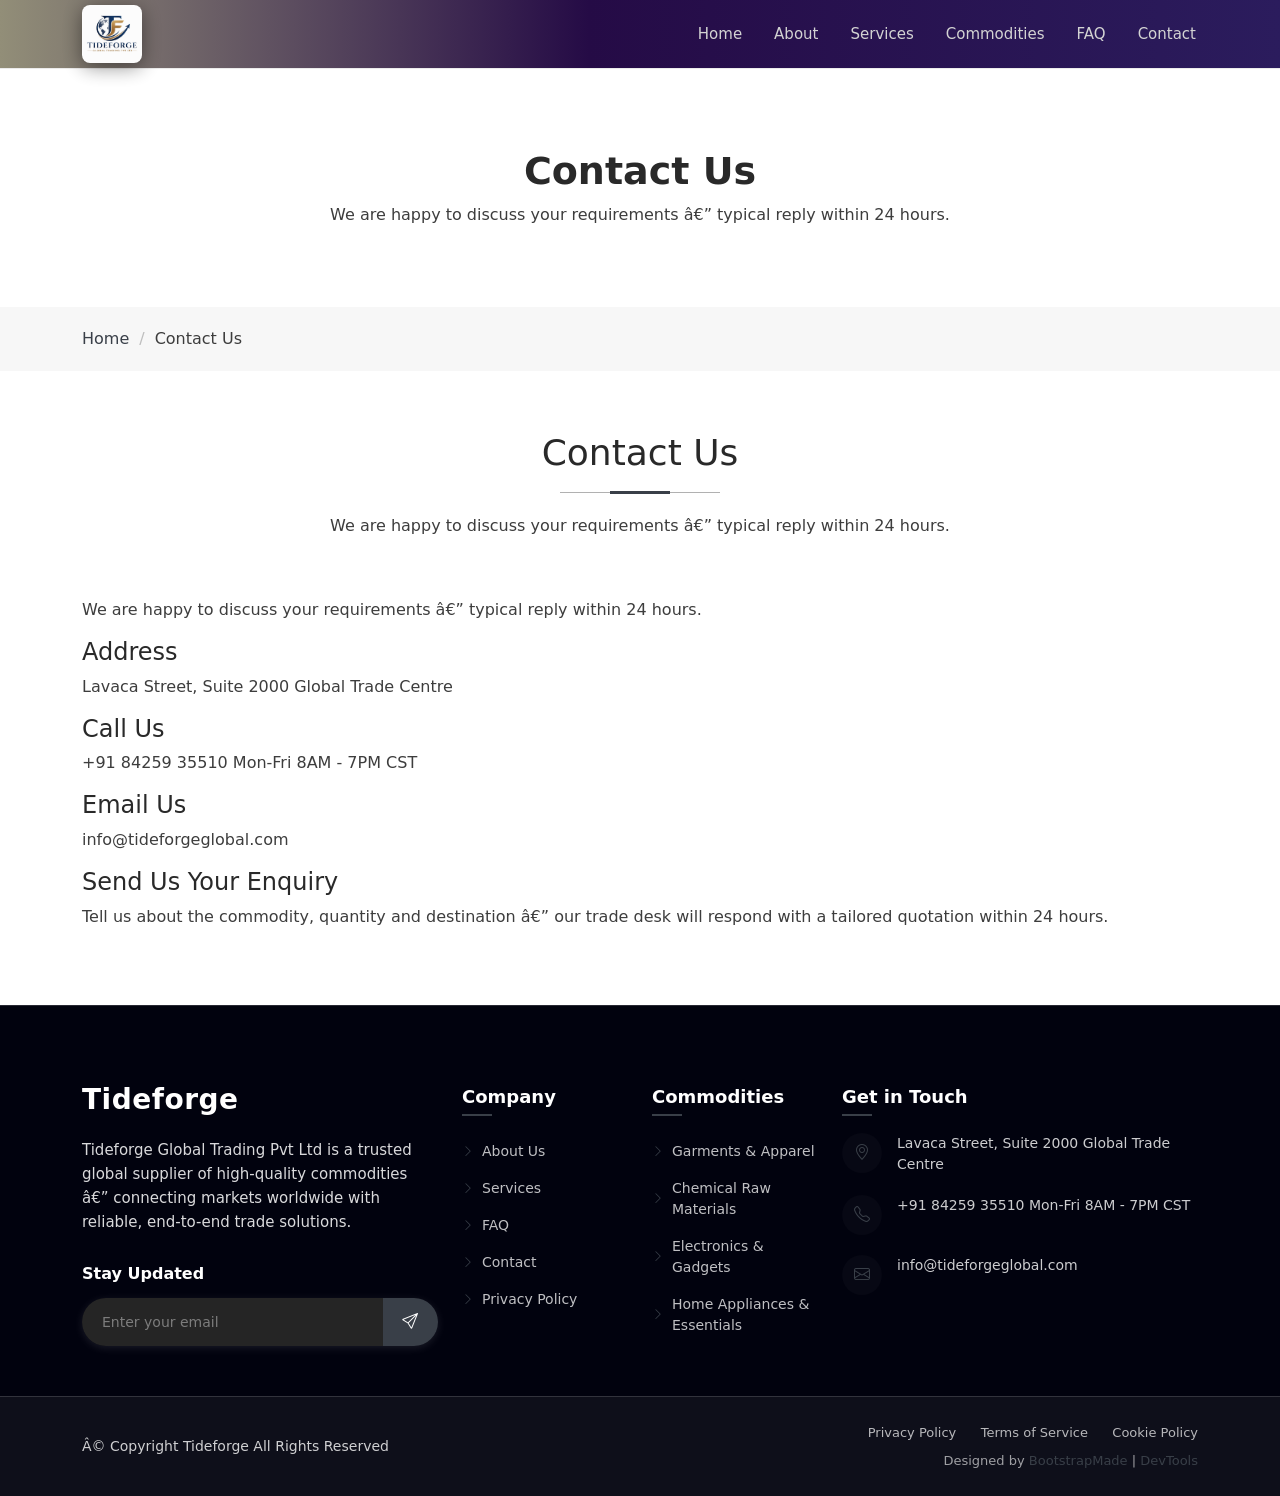
<file: contact.html>
﻿<!DOCTYPE html>

<html lang="en">
<head>
<meta charset="utf-8"/>
<meta content="width=device-width, initial-scale=1.0" name="viewport"/>
<title>Contact Us | Tideforge Global Trading Pvt Ltd</title>
<meta content="" name="description"/>
<meta content="" name="keywords"/>
<!-- Favicons -->
<link href="assets/img/tideforge-logo.jpeg" rel="icon" type="image/jpeg"/>
<link href="assets/img/tideforge-logo.jpeg" rel="apple-touch-icon"/>
<!-- Vendor CSS Files -->
<link href="assets/vendor/bootstrap/css/bootstrap.min.css" rel="stylesheet"/>
<link href="assets/vendor/bootstrap-icons/bootstrap-icons.css" rel="stylesheet"/>
<link href="assets/vendor/aos/aos.css" rel="stylesheet"/>
<link href="assets/vendor/glightbox/css/glightbox.min.css" rel="stylesheet"/>
<link href="assets/vendor/swiper/swiper-bundle.min.css" rel="stylesheet"/>
<!-- Main CSS File -->
<link href="assets/css/main.css" rel="stylesheet"/>
<!-- =======================================================
  * Template Name: Creativo
  * Template URL: https://bootstrapmade.com/creativo-bootstrap-creative-agency-template/
  * Updated: Mar 23 2026 with Bootstrap v5.3.8
  * Author: BootstrapMade.com
  * License: https://bootstrapmade.com/license/
  ======================================================== -->
</head>
<body class="starter-page-page">
<header class="header d-flex align-items-center sticky-top" id="header">
<div class="container position-relative d-flex align-items-center justify-content-between">
<a class="logo d-flex align-items-center me-auto me-xl-0" href="index.html">
<!-- Uncomment the line below if you also wish to use an image logo -->
<img alt="Tideforge Global Trading Pvt Ltd Logo" src="assets/img/tideforge-logo.jpeg" style="max-height: 58px;"/>

</a>
<nav class="navmenu" id="navmenu">
<ul>
<li><a href="index.html">Home</a></li>
<li><a href="about.html">About</a></li>
<li><a href="services.html">Services</a></li>
<li><a href="index.html#portfolio">Commodities</a></li>
<li><a href="faq.html">FAQ</a></li>
<!-- <li class="dropdown"><a href="#"><span>Pages</span> <i class="bi bi-chevron-down toggle-dropdown"></i></a>
<ul>
<li><a href="about.html">About Us</a></li>
<li class="dropdown"><a href="services.html"><span>Services</span> <i class="bi bi-chevron-down toggle-dropdown"></i></a>
<ul>
<li><a href="faq.html">FAQ</a></li>
<li><a href="contact.html">Contact</a></li>
<li><a href="privacy.html">Privacy Policy</a></li>
<li><a href="terms.html">Terms of Service</a></li>
<li><a href="service-details.html">Service Details</a></li>
</ul>
</li>
<li><a href="#">Dropdown 2</a></li>
<li><a href="#">Dropdown 3</a></li>
<li><a href="#">Dropdown 4</a></li>
</ul>
</li> -->
<li><a href="contact.html">Contact</a></li>
</ul>
<i class="mobile-nav-toggle d-xl-none bi bi-list"></i>
</nav></div>
</header>
<main class="main">
<!-- Page Title -->
<div class="page-title">
<div class="heading">
<div class="container">
<div class="row d-flex justify-content-center text-center">
<div class="col-lg-8">
<h1 class="heading-title">Contact Us</h1>
<p class="mb-0">We are happy to discuss your requirements â€” typical reply within 24 hours.</p>
</div>
</div>
</div>
</div>
<nav class="breadcrumbs">
<div class="container">
<ol>
<li><a href="index.html">Home</a></li>
<li class="current">Contact Us</li>
</ol>
</div>
</nav>
</div><!-- End Page Title -->
<!-- Starter Section Section -->
<section class="starter-section section" id="starter-section">
<!-- Section Title -->
<div class="container section-title" data-aos="fade-up">
<h2>Contact Us</h2>
<p>We are happy to discuss your requirements â€” typical reply within 24 hours.</p>
</div><!-- End Section Title -->
<div class="container" data-aos="fade-up">


<div class="row g-4">
<div class="col-lg-12">
<p>We are happy to discuss your requirements â€” typical reply within 24 hours.</p>
<h4>Address</h4><p>Lavaca Street, Suite 2000 Global Trade Centre</p>
<h4>Call Us</h4><p>+91 84259 35510 Mon-Fri 8AM - 7PM CST</p>
<h4>Email Us</h4><p>info@tideforgeglobal.com</p>
<h4>Send Us Your Enquiry</h4><p>Tell us about the commodity, quantity and destination â€” our trade desk will respond with a tailored quotation within 24 hours.</p>
</div>
</div>
</div>
</section><!-- /Starter Section Section -->
</main>
<footer class="footer dark-background" id="footer">
<div class="container">
<div class="row gy-5">
<div class="col-lg-4">
<div class="footer-content">
<a class="logo d-flex align-items-center mb-4" href="index.html">
<span class="sitename">Tideforge</span>
</a>
<p class="mb-4">Tideforge Global Trading Pvt Ltd is a trusted global supplier of high-quality commodities â€” connecting markets worldwide with reliable, end-to-end trade solutions.</p>
<div class="newsletter-form">
<h5>Stay Updated</h5>
<form action="forms/newsletter.php" class="php-email-form" method="post">
<div class="input-group">
<input class="form-control" name="email" placeholder="Enter your email" required="" type="email"/>
<button class="btn-subscribe" type="submit">
<i class="bi bi-send"></i>
</button>
</div>
<div class="loading">Loading</div>
<div class="error-message"></div>
<div class="sent-message">Thank you for subscribing!</div>
</form>
</div>
</div>
</div>
<div class="col-lg-2 col-6">
<div class="footer-links">
<h4>Company</h4>
<ul>
<li><a href="about.html"><i class="bi bi-chevron-right"></i> About Us</a></li>
<li><a href="services.html"><i class="bi bi-chevron-right"></i> Services</a></li>
<li><a href="faq.html"><i class="bi bi-chevron-right"></i> FAQ</a></li>
<li><a href="contact.html"><i class="bi bi-chevron-right"></i> Contact</a></li>
<li><a href="privacy.html"><i class="bi bi-chevron-right"></i> Privacy Policy</a></li>
</ul>
</div>
</div>
<div class="col-lg-2 col-6">
<div class="footer-links">
<h4>Commodities</h4>
<ul>
<li><a href="index.html#portfolio"><i class="bi bi-chevron-right"></i> Garments &amp; Apparel</a></li>
<li><a href="index.html#portfolio"><i class="bi bi-chevron-right"></i> Chemical Raw Materials</a></li>
<li><a href="index.html#portfolio"><i class="bi bi-chevron-right"></i> Electronics &amp; Gadgets</a></li>
<li><a href="index.html#portfolio"><i class="bi bi-chevron-right"></i> Home Appliances &amp; Essentials</a></li></ul>
</div>
</div>
<div class="col-lg-4">
<div class="footer-contact">
<h4>Get in Touch</h4>
<div class="contact-item">
<div class="contact-icon">
<i class="bi bi-geo-alt"></i>
</div>
<div class="contact-info">
<p>Lavaca Street, Suite 2000 Global Trade Centre</p>
</div>
</div>
<div class="contact-item">
<div class="contact-icon">
<i class="bi bi-telephone"></i>
</div>
<div class="contact-info">
<p>+91 84259 35510 Mon-Fri 8AM - 7PM CST</p>
</div>
</div>
<div class="contact-item">
<div class="contact-icon">
<i class="bi bi-envelope"></i>
</div>
<div class="contact-info">
<p>info@tideforgeglobal.com</p>
</div>
</div></div>
</div>
</div>
</div>
<div class="footer-bottom">
<div class="container">
<div class="row align-items-center">
<div class="col-lg-6">
<div class="copyright">
<p>Â© Copyright Tideforge All Rights Reserved</p>
</div>
</div>
<div class="col-lg-6">
<div class="footer-bottom-links">
<a href="#">Privacy Policy</a>
<a href="#">Terms of Service</a>
<a href="#">Cookie Policy</a>
</div>
<div class="credits">
<!-- All the links in the footer should remain intact. -->
<!-- You can delete the links only if you've purchased the pro version. -->
<!-- Licensing information: https://bootstrapmade.com/license/ -->
<!-- Purchase the pro version with working PHP/AJAX contact form: [buy-url] -->
              Designed by <a href="https://bootstrapmade.com/">BootstrapMade</a> | <a href="https://bootstrapmade.com/tools/">DevTools</a>
</div>
</div>
</div>
</div>
</div>
</footer>
<!-- Scroll Top -->
<a class="scroll-top d-flex align-items-center justify-content-center" href="#" id="scroll-top"><i class="bi bi-arrow-up-short"></i></a>
<!-- Preloader -->
<div id="preloader"></div>
<!-- Vendor JS Files -->
<script src="assets/vendor/bootstrap/js/bootstrap.bundle.min.js"></script>
<script src="assets/vendor/php-email-form/validate.js"></script>
<script src="assets/vendor/aos/aos.js"></script>
<script src="assets/vendor/purecounter/purecounter_vanilla.js"></script>
<script src="assets/vendor/imagesloaded/imagesloaded.pkgd.min.js"></script>
<script src="assets/vendor/isotope-layout/isotope.pkgd.min.js"></script>
<script src="assets/vendor/glightbox/js/glightbox.min.js"></script>
<script src="assets/vendor/swiper/swiper-bundle.min.js"></script>
<!-- Main JS File -->
<script src="assets/js/main.js"></script>
</body>
</html>
</file>
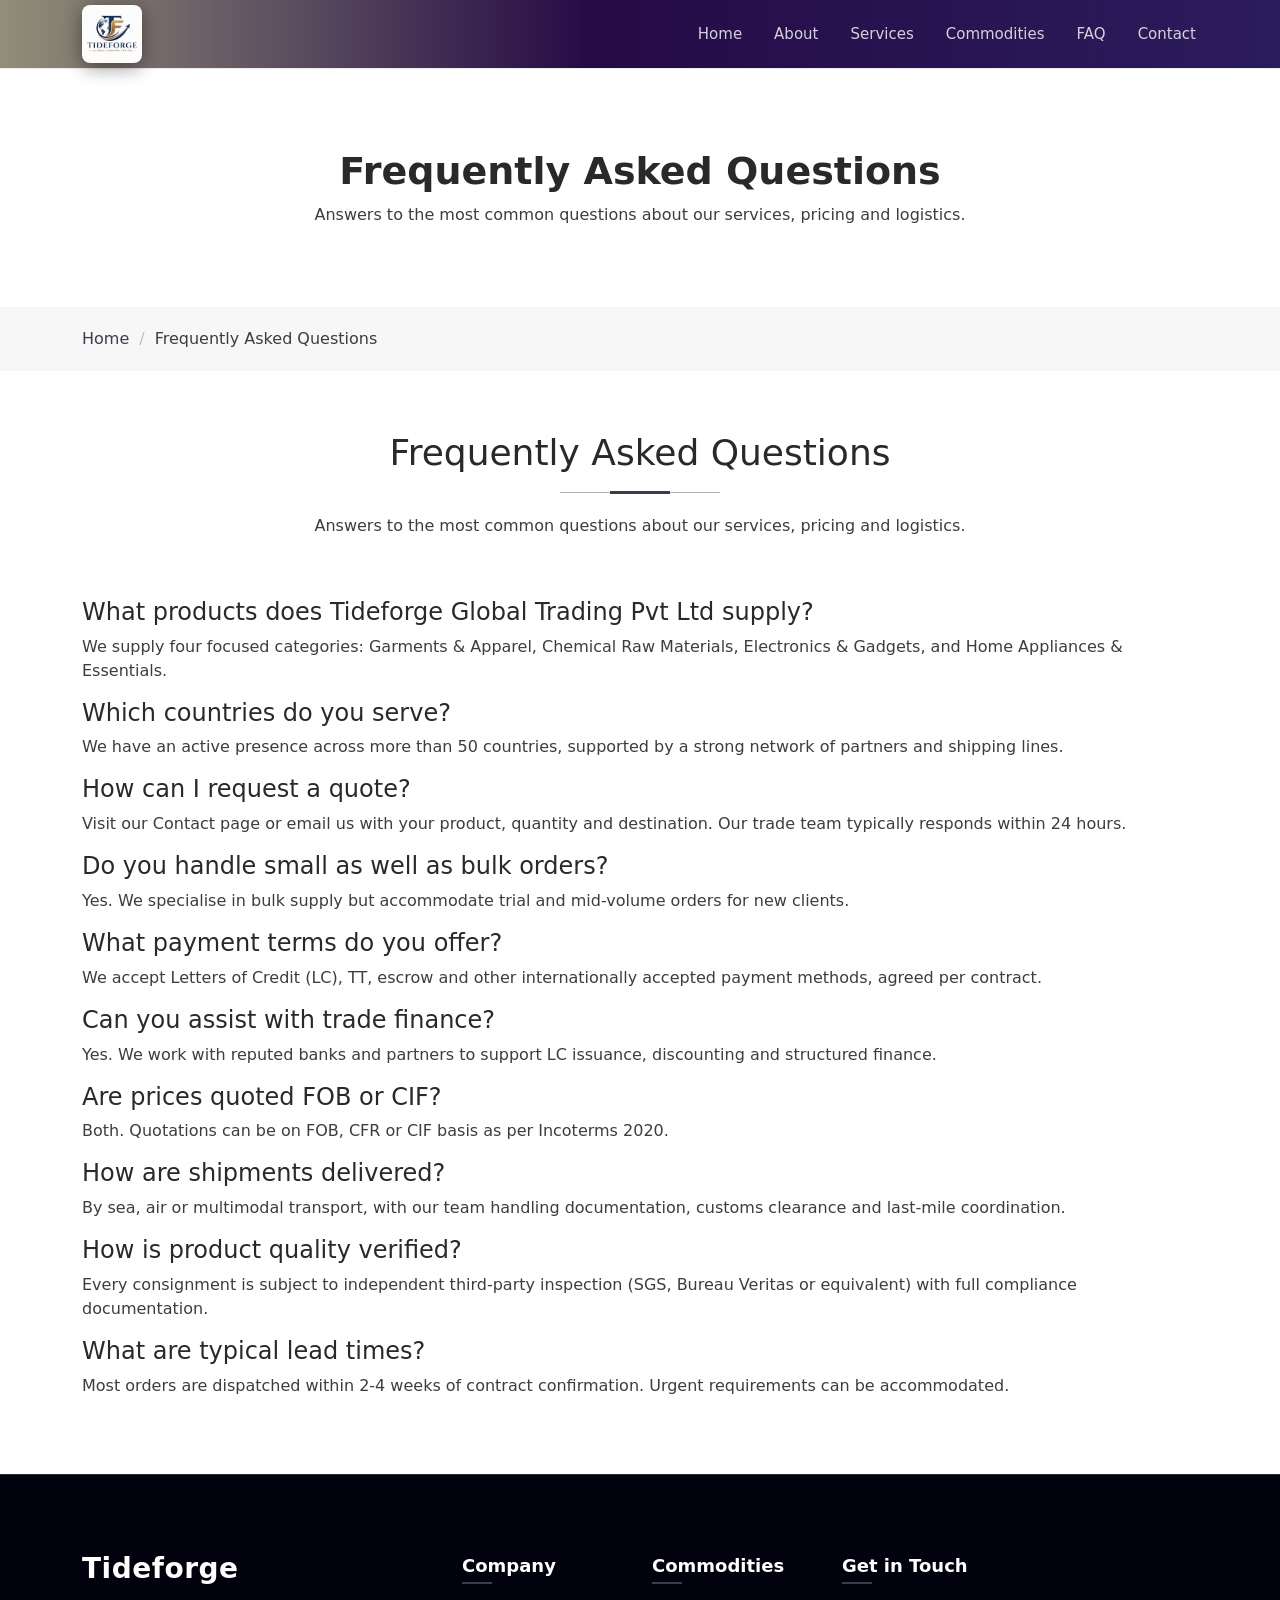
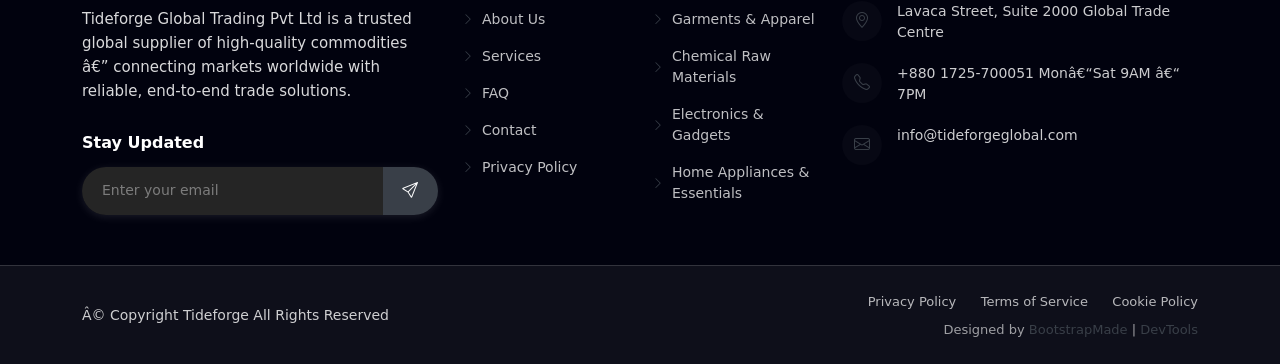
<file: faq.html>
﻿<!DOCTYPE html>

<html lang="en">
<head>
<meta charset="utf-8"/>
<meta content="width=device-width, initial-scale=1.0" name="viewport"/>
<title>FAQ | Tideforge Global Trading Pvt Ltd</title>
<meta content="" name="description"/>
<meta content="" name="keywords"/>
<!-- Favicons -->
<link href="assets/img/tideforge-logo.jpeg" rel="icon" type="image/jpeg"/>
<link href="assets/img/tideforge-logo.jpeg" rel="apple-touch-icon"/>
<!-- Vendor CSS Files -->
<link href="assets/vendor/bootstrap/css/bootstrap.min.css" rel="stylesheet"/>
<link href="assets/vendor/bootstrap-icons/bootstrap-icons.css" rel="stylesheet"/>
<link href="assets/vendor/aos/aos.css" rel="stylesheet"/>
<link href="assets/vendor/glightbox/css/glightbox.min.css" rel="stylesheet"/>
<link href="assets/vendor/swiper/swiper-bundle.min.css" rel="stylesheet"/>
<!-- Main CSS File -->
<link href="assets/css/main.css" rel="stylesheet"/>
<!-- =======================================================
  * Template Name: Creativo
  * Template URL: https://bootstrapmade.com/creativo-bootstrap-creative-agency-template/
  * Updated: Mar 23 2026 with Bootstrap v5.3.8
  * Author: BootstrapMade.com
  * License: https://bootstrapmade.com/license/
  ======================================================== -->
</head>
<body class="starter-page-page">
<header class="header d-flex align-items-center sticky-top" id="header">
<div class="container position-relative d-flex align-items-center justify-content-between">
<a class="logo d-flex align-items-center me-auto me-xl-0" href="index.html">
<!-- Uncomment the line below if you also wish to use an image logo -->
<img alt="Tideforge Global Trading Pvt Ltd Logo" src="assets/img/tideforge-logo.jpeg" style="max-height: 58px;"/>

</a>
<nav class="navmenu" id="navmenu">
<ul>
<li><a href="index.html">Home</a></li>
<li><a href="about.html">About</a></li>
<li><a href="services.html">Services</a></li>
<li><a href="index.html#portfolio">Commodities</a></li>
<li><a href="faq.html">FAQ</a></li>
<!-- <li class="dropdown"><a href="#"><span>Pages</span> <i class="bi bi-chevron-down toggle-dropdown"></i></a>
<ul>
<li><a href="about.html">About Us</a></li>
<li class="dropdown"><a href="services.html"><span>Services</span> <i class="bi bi-chevron-down toggle-dropdown"></i></a>
<ul>
<li><a href="faq.html">FAQ</a></li>
<li><a href="contact.html">Contact</a></li>
<li><a href="privacy.html">Privacy Policy</a></li>
<li><a href="terms.html">Terms of Service</a></li>
<li><a href="service-details.html">Service Details</a></li>
</ul>
</li>
<li><a href="#">Dropdown 2</a></li>
<li><a href="#">Dropdown 3</a></li>
<li><a href="#">Dropdown 4</a></li>
</ul>
</li> -->
<li><a href="contact.html">Contact</a></li>
</ul>
<i class="mobile-nav-toggle d-xl-none bi bi-list"></i>
</nav></div>
</header>
<main class="main">
<!-- Page Title -->
<div class="page-title">
<div class="heading">
<div class="container">
<div class="row d-flex justify-content-center text-center">
<div class="col-lg-8">
<h1 class="heading-title">Frequently Asked Questions</h1>
<p class="mb-0">Answers to the most common questions about our services, pricing and logistics.</p>
</div>
</div>
</div>
</div>
<nav class="breadcrumbs">
<div class="container">
<ol>
<li><a href="index.html">Home</a></li>
<li class="current">Frequently Asked Questions</li>
</ol>
</div>
</nav>
</div><!-- End Page Title -->
<!-- Starter Section Section -->
<section class="starter-section section" id="starter-section">
<!-- Section Title -->
<div class="container section-title" data-aos="fade-up">
<h2>Frequently Asked Questions</h2>
<p>Answers to the most common questions about our services, pricing and logistics.</p>
</div><!-- End Section Title -->
<div class="container" data-aos="fade-up">

<div class="row g-4"><div class="col-lg-12"><h4>What products does Tideforge Global Trading Pvt Ltd supply?</h4><p>We supply four focused categories: Garments &amp; Apparel, Chemical Raw Materials, Electronics &amp; Gadgets, and Home Appliances &amp; Essentials.</p><h4>Which countries do you serve?</h4><p>We have an active presence across more than 50 countries, supported by a strong network of partners and shipping lines.</p><h4>How can I request a quote?</h4><p>Visit our Contact page or email us with your product, quantity and destination. Our trade team typically responds within 24 hours.</p><h4>Do you handle small as well as bulk orders?</h4><p>Yes. We specialise in bulk supply but accommodate trial and mid-volume orders for new clients.</p><h4>What payment terms do you offer?</h4><p>We accept Letters of Credit (LC), TT, escrow and other internationally accepted payment methods, agreed per contract.</p><h4>Can you assist with trade finance?</h4><p>Yes. We work with reputed banks and partners to support LC issuance, discounting and structured finance.</p><h4>Are prices quoted FOB or CIF?</h4><p>Both. Quotations can be on FOB, CFR or CIF basis as per Incoterms 2020.</p><h4>How are shipments delivered?</h4><p>By sea, air or multimodal transport, with our team handling documentation, customs clearance and last-mile coordination.</p><h4>How is product quality verified?</h4><p>Every consignment is subject to independent third-party inspection (SGS, Bureau Veritas or equivalent) with full compliance documentation.</p><h4>What are typical lead times?</h4><p>Most orders are dispatched within 2-4 weeks of contract confirmation. Urgent requirements can be accommodated.</p></div></div></div>
</section><!-- /Starter Section Section -->
</main>
<footer class="footer dark-background" id="footer">
<div class="container">
<div class="row gy-5">
<div class="col-lg-4">
<div class="footer-content">
<a class="logo d-flex align-items-center mb-4" href="index.html">
<span class="sitename">Tideforge</span>
</a>
<p class="mb-4">Tideforge Global Trading Pvt Ltd is a trusted global supplier of high-quality commodities â€” connecting markets worldwide with reliable, end-to-end trade solutions.</p>
<div class="newsletter-form">
<h5>Stay Updated</h5>
<form action="forms/newsletter.php" class="php-email-form" method="post">
<div class="input-group">
<input class="form-control" name="email" placeholder="Enter your email" required="" type="email"/>
<button class="btn-subscribe" type="submit">
<i class="bi bi-send"></i>
</button>
</div>
<div class="loading">Loading</div>
<div class="error-message"></div>
<div class="sent-message">Thank you for subscribing!</div>
</form>
</div>
</div>
</div>
<div class="col-lg-2 col-6">
<div class="footer-links">
<h4>Company</h4>
<ul>
<li><a href="about.html"><i class="bi bi-chevron-right"></i> About Us</a></li>
<li><a href="services.html"><i class="bi bi-chevron-right"></i> Services</a></li>
<li><a href="faq.html"><i class="bi bi-chevron-right"></i> FAQ</a></li>
<li><a href="contact.html"><i class="bi bi-chevron-right"></i> Contact</a></li>
<li><a href="privacy.html"><i class="bi bi-chevron-right"></i> Privacy Policy</a></li>
</ul>
</div>
</div>
<div class="col-lg-2 col-6">
<div class="footer-links">
<h4>Commodities</h4>
<ul>
<li><a href="index.html#portfolio"><i class="bi bi-chevron-right"></i> Garments &amp; Apparel</a></li>
<li><a href="index.html#portfolio"><i class="bi bi-chevron-right"></i> Chemical Raw Materials</a></li>
<li><a href="index.html#portfolio"><i class="bi bi-chevron-right"></i> Electronics &amp; Gadgets</a></li>
<li><a href="index.html#portfolio"><i class="bi bi-chevron-right"></i> Home Appliances &amp; Essentials</a></li></ul>
</div>
</div>
<div class="col-lg-4">
<div class="footer-contact">
<h4>Get in Touch</h4>
<div class="contact-item">
<div class="contact-icon">
<i class="bi bi-geo-alt"></i>
</div>
<div class="contact-info">
<p>Lavaca Street, Suite 2000 Global Trade Centre</p>
</div>
</div>
<div class="contact-item">
<div class="contact-icon">
<i class="bi bi-telephone"></i>
</div>
<div class="contact-info">
<p>+880 1725-700051 Monâ€“Sat 9AM â€“ 7PM</p>
</div>
</div>
<div class="contact-item">
<div class="contact-icon">
<i class="bi bi-envelope"></i>
</div>
<div class="contact-info">
<p>info@tideforgeglobal.com</p>
</div>
</div></div>
</div>
</div>
</div>
<div class="footer-bottom">
<div class="container">
<div class="row align-items-center">
<div class="col-lg-6">
<div class="copyright">
<p>Â© Copyright Tideforge All Rights Reserved</p>
</div>
</div>
<div class="col-lg-6">
<div class="footer-bottom-links">
<a href="#">Privacy Policy</a>
<a href="#">Terms of Service</a>
<a href="#">Cookie Policy</a>
</div>
<div class="credits">
<!-- All the links in the footer should remain intact. -->
<!-- You can delete the links only if you've purchased the pro version. -->
<!-- Licensing information: https://bootstrapmade.com/license/ -->
<!-- Purchase the pro version with working PHP/AJAX contact form: [buy-url] -->
              Designed by <a href="https://bootstrapmade.com/">BootstrapMade</a> | <a href="https://bootstrapmade.com/tools/">DevTools</a>
</div>
</div>
</div>
</div>
</div>
</footer>
<!-- Scroll Top -->
<a class="scroll-top d-flex align-items-center justify-content-center" href="#" id="scroll-top"><i class="bi bi-arrow-up-short"></i></a>
<!-- Preloader -->
<div id="preloader"></div>
<!-- Vendor JS Files -->
<script src="assets/vendor/bootstrap/js/bootstrap.bundle.min.js"></script>
<script src="assets/vendor/php-email-form/validate.js"></script>
<script src="assets/vendor/aos/aos.js"></script>
<script src="assets/vendor/purecounter/purecounter_vanilla.js"></script>
<script src="assets/vendor/imagesloaded/imagesloaded.pkgd.min.js"></script>
<script src="assets/vendor/isotope-layout/isotope.pkgd.min.js"></script>
<script src="assets/vendor/glightbox/js/glightbox.min.js"></script>
<script src="assets/vendor/swiper/swiper-bundle.min.js"></script>
<!-- Main JS File -->
<script src="assets/js/main.js"></script>
</body>
</html>
</file>
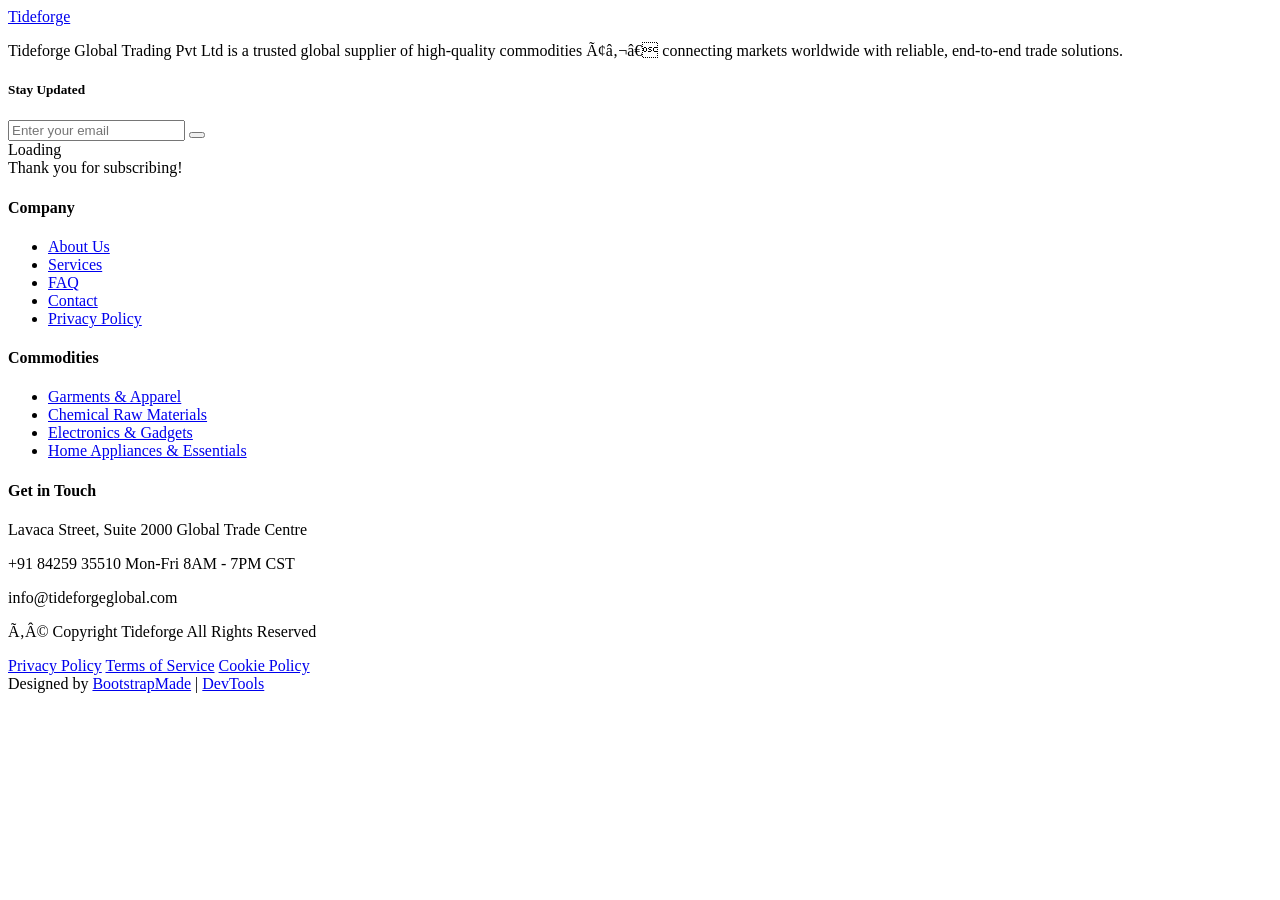
<file: footer.html>
﻿<!DOCTYPE html>
<html lang="en">
<head>
  <meta charset="UTF-8">
  <meta name="viewport" content="width=device-width, initial-scale=1.0">
  <title>footer</title>
</head>
<body>
<footer class="footer dark-background" id="footer">
<div class="container">
<div class="row gy-5">
<div class="col-lg-4">
<div class="footer-content">
<a class="logo d-flex align-items-center mb-4" href="index.html">
<span class="sitename">Tideforge</span>
</a>
<p class="mb-4">Tideforge Global Trading Pvt Ltd is a trusted global supplier of high-quality commodities Ã¢â‚¬â€ connecting markets worldwide with reliable, end-to-end trade solutions.</p>
<div class="newsletter-form">
<h5>Stay Updated</h5>
<form action="forms/newsletter.php" class="php-email-form" method="post">
<div class="input-group">
<input class="form-control" name="email" placeholder="Enter your email" required="" type="email"/>
<button class="btn-subscribe" type="submit">
<i class="bi bi-send"></i>
</button>
</div>
<div class="loading">Loading</div>
<div class="error-message"></div>
<div class="sent-message">Thank you for subscribing!</div>
</form>
</div>
</div>
</div>
<div class="col-lg-2 col-6">
<div class="footer-links">
<h4>Company</h4>
<ul>
<li><a href="about.html"><i class="bi bi-chevron-right"></i> About Us</a></li>
<li><a href="services.html"><i class="bi bi-chevron-right"></i> Services</a></li>
<li><a href="faq.html"><i class="bi bi-chevron-right"></i> FAQ</a></li>
<li><a href="contact.html"><i class="bi bi-chevron-right"></i> Contact</a></li>
<li><a href="privacy.html"><i class="bi bi-chevron-right"></i> Privacy Policy</a></li>
</ul>
</div>
</div>
<div class="col-lg-2 col-6">
<div class="footer-links">
<h4>Commodities</h4>
<ul>
<li><a href="index.html#portfolio"><i class="bi bi-chevron-right"></i> Garments &amp; Apparel</a></li>
<li><a href="index.html#portfolio"><i class="bi bi-chevron-right"></i> Chemical Raw Materials</a></li>
<li><a href="index.html#portfolio"><i class="bi bi-chevron-right"></i> Electronics &amp; Gadgets</a></li>
<li><a href="index.html#portfolio"><i class="bi bi-chevron-right"></i> Home Appliances &amp; Essentials</a></li></ul>
</div>
</div>
<div class="col-lg-4">
<div class="footer-contact">
<h4>Get in Touch</h4>
<div class="contact-item">
<div class="contact-icon">
<i class="bi bi-geo-alt"></i>
</div>
<div class="contact-info">
<p>Lavaca Street, Suite 2000 Global Trade Centre</p>
</div>
</div>
<div class="contact-item">
<div class="contact-icon">
<i class="bi bi-telephone"></i>
</div>
<div class="contact-info">
<p>+91 84259 35510 Mon-Fri 8AM - 7PM CST</p>
</div>
</div>
<div class="contact-item">
<div class="contact-icon">
<i class="bi bi-envelope"></i>
</div>
<div class="contact-info">
<p>info@tideforgeglobal.com</p>
</div>
</div></div>
</div>
</div>
</div>
<div class="footer-bottom">
<div class="container">
<div class="row align-items-center">
<div class="col-lg-6">
<div class="copyright">
<p>Ã‚Â© Copyright Tideforge All Rights Reserved</p>
</div>
</div>
<div class="col-lg-6">
<div class="footer-bottom-links">
<a href="#">Privacy Policy</a>
<a href="#">Terms of Service</a>
<a href="#">Cookie Policy</a>
</div>
<div class="credits">
<!-- All the links in the footer should remain intact. -->
<!-- You can delete the links only if you've purchased the pro version. -->
<!-- Licensing information: https://bootstrapmade.com/license/ -->
<!-- Purchase the pro version with working PHP/AJAX contact form: [buy-url] -->
              Designed by <a href="https://bootstrapmade.com/">BootstrapMade</a> | <a href="https://bootstrapmade.com/tools/">DevTools</a>
</div>
</div>
</div>
</div>
</div>
</footer>
<!-- Scroll Top -->
<a class="scroll-top d-flex align-items-center justify-content-center" href="#" id="scroll-top"><i class="bi bi-arrow-up-short"></i></a>
<!-- Preloader -->
<div id="preloader"></div>
<!-- Vendor JS Files -->
<script src="assets/vendor/bootstrap/js/bootstrap.bundle.min.js"></script>
<script src="assets/vendor/php-email-form/validate.js"></script>
<script src="assets/vendor/aos/aos.js"></script>
<script src="assets/vendor/purecounter/purecounter_vanilla.js"></script>
<script src="assets/vendor/imagesloaded/imagesloaded.pkgd.min.js"></script>
<script src="assets/vendor/isotope-layout/isotope.pkgd.min.js"></script>
<script src="assets/vendor/glightbox/js/glightbox.min.js"></script>
<script src="assets/vendor/swiper/swiper-bundle.min.js"></script>
<!-- Main JS File -->
<script src="assets/js/main.js"></script>
</body>
</html>
</file>
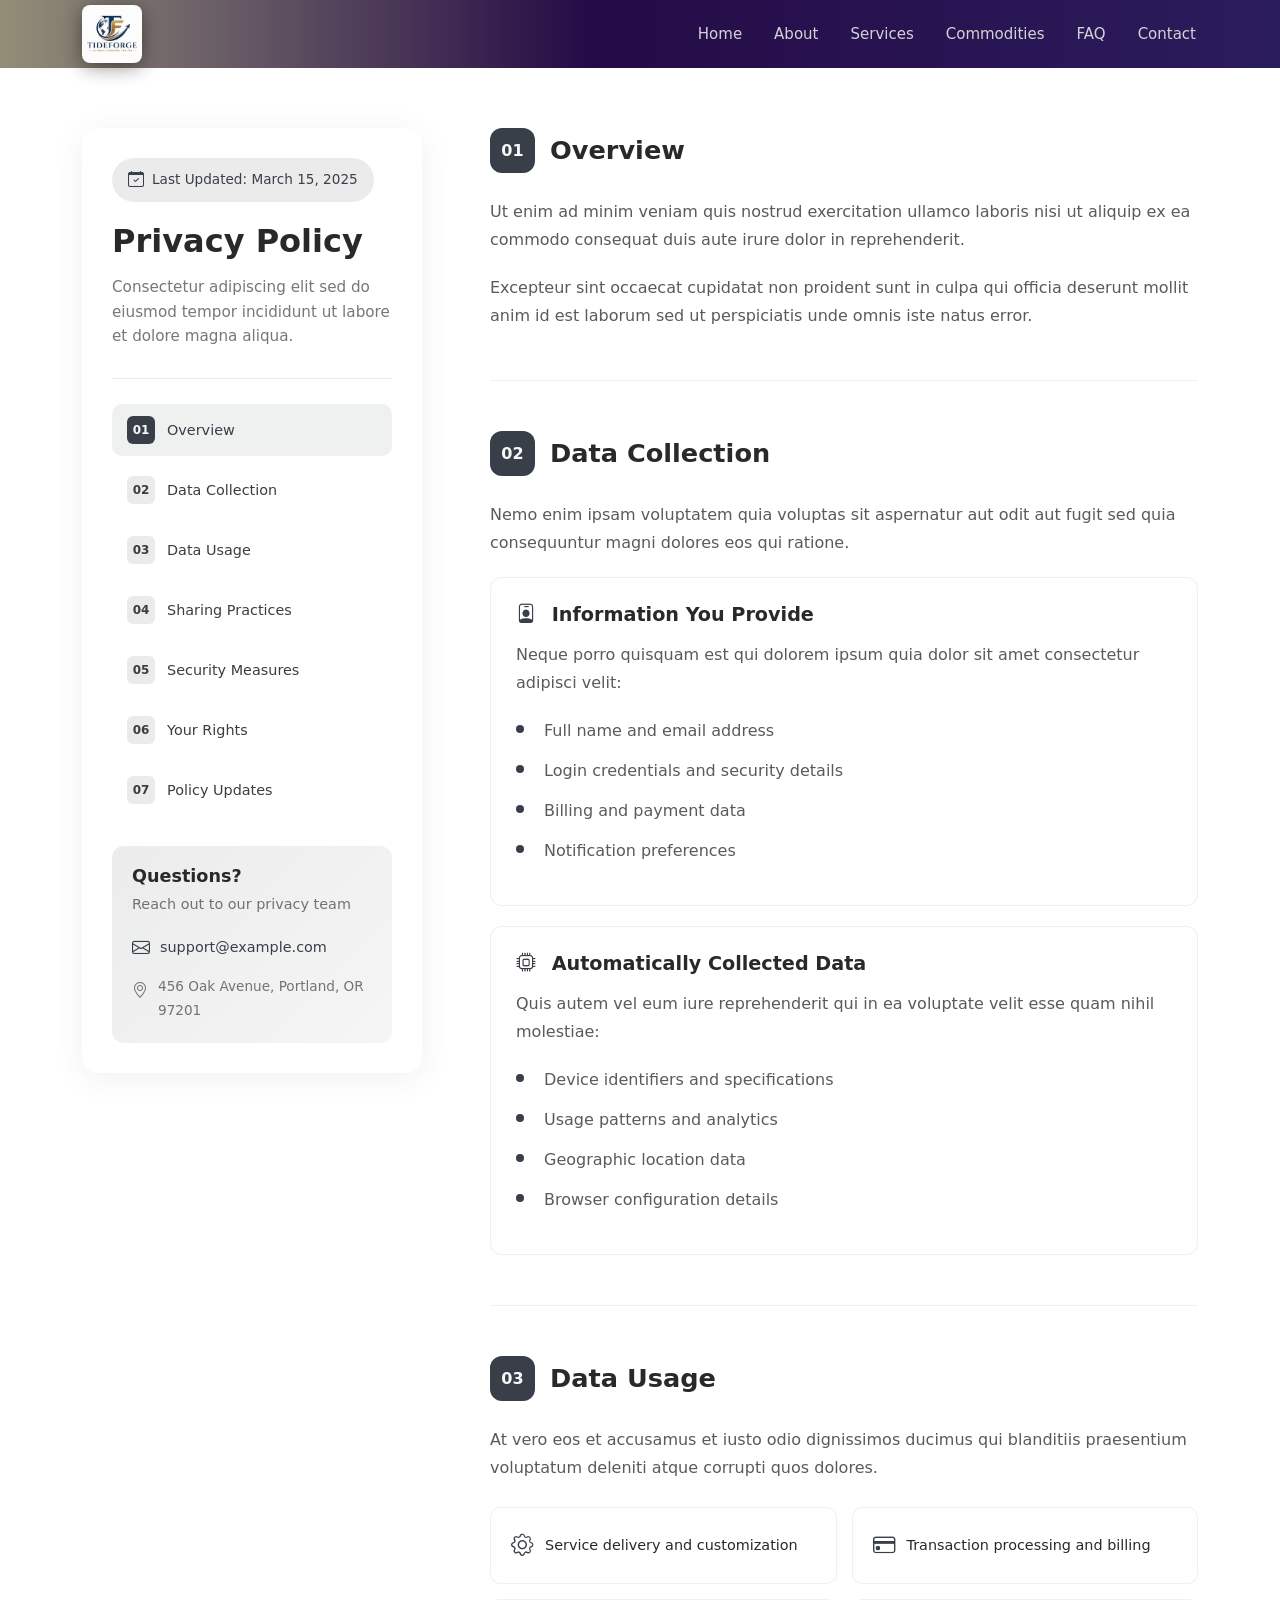
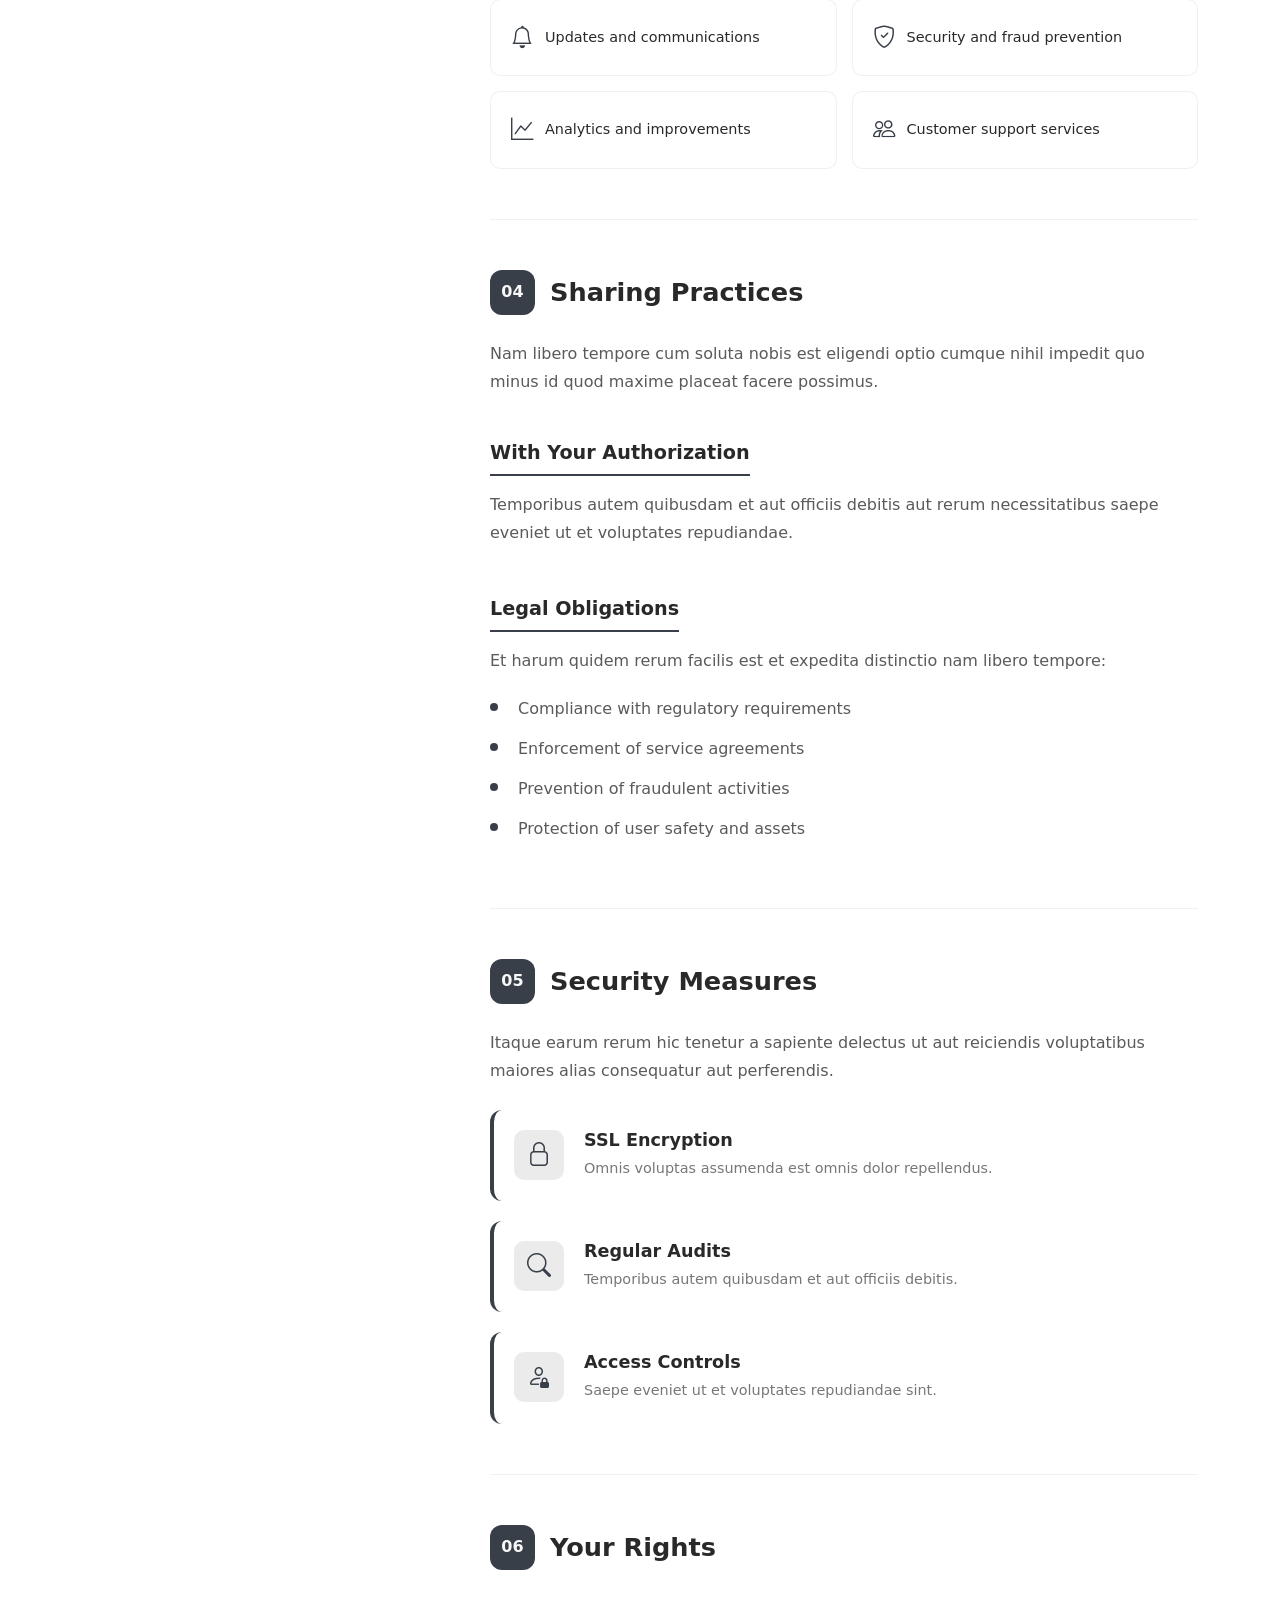
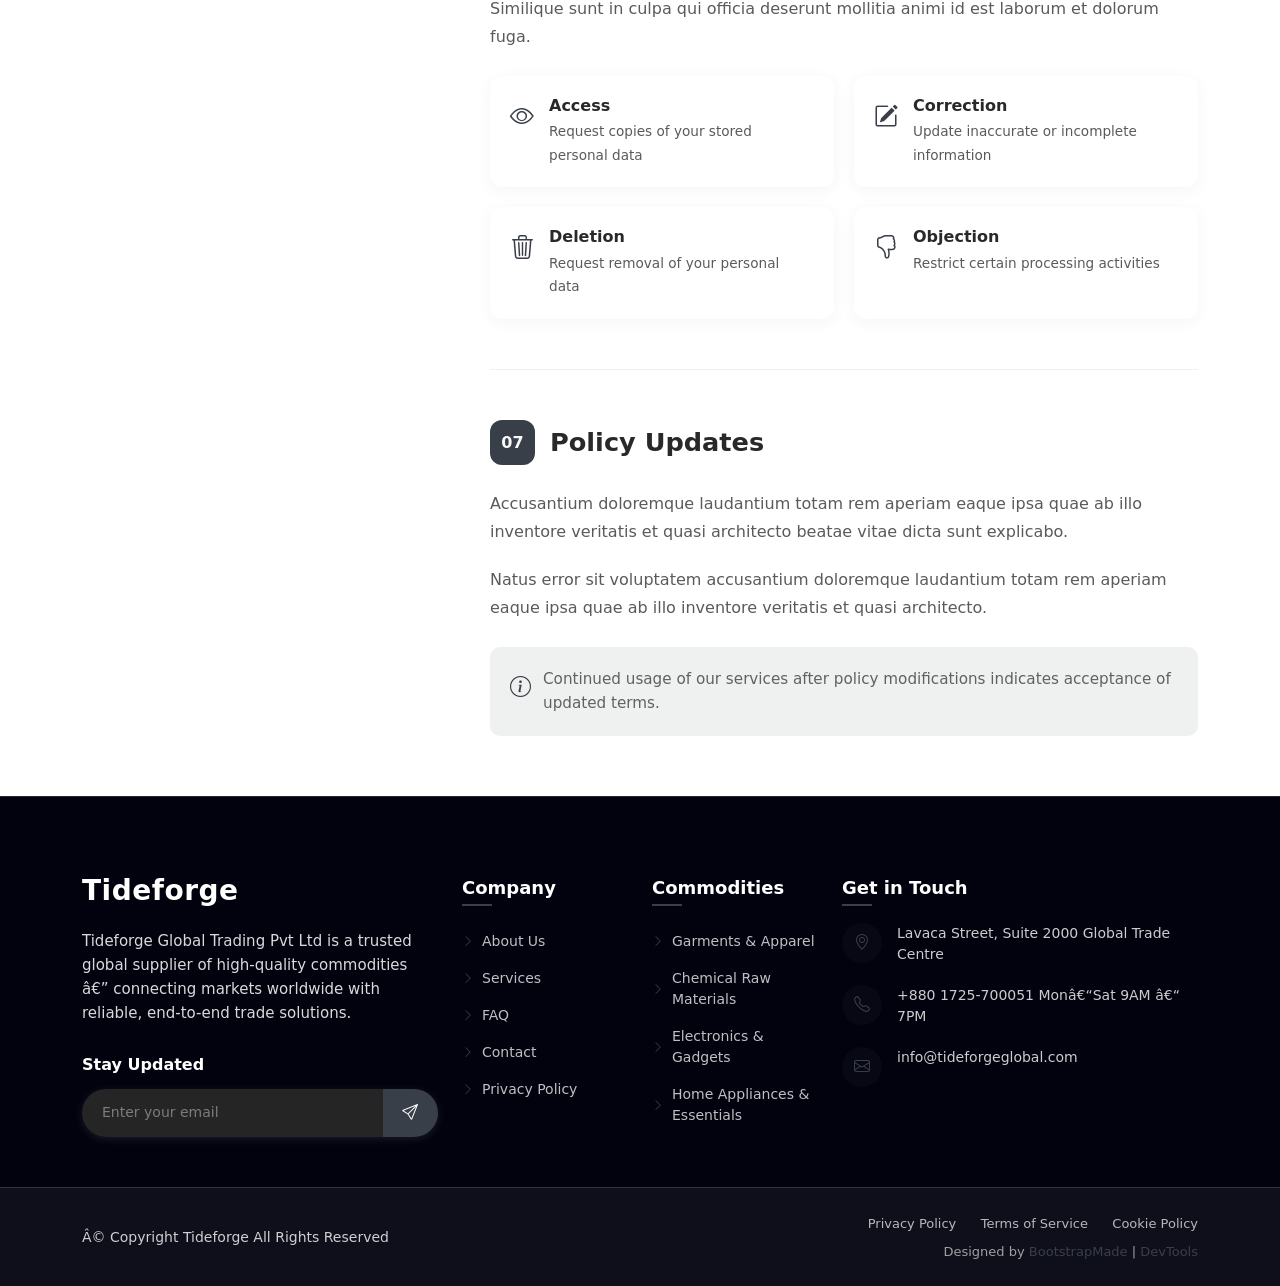
<file: privacy.html>
﻿<!DOCTYPE html>

<html lang="en">
<head>
<meta charset="utf-8"/>
<meta content="width=device-width, initial-scale=1.0" name="viewport"/>
<title>Privacy - Tideforge Global Trading Pvt Ltd</title>
<meta content="" name="description"/>
<meta content="" name="keywords"/>
<!-- Favicons -->
<link href="assets/img/tideforge-logo.jpeg" rel="icon" type="image/jpeg"/>
<link href="assets/img/tideforge-logo.jpeg" rel="apple-touch-icon"/>
<!-- Vendor CSS Files -->
<link href="assets/vendor/bootstrap/css/bootstrap.min.css" rel="stylesheet"/>
<link href="assets/vendor/bootstrap-icons/bootstrap-icons.css" rel="stylesheet"/>
<link href="assets/vendor/aos/aos.css" rel="stylesheet"/>
<link href="assets/vendor/glightbox/css/glightbox.min.css" rel="stylesheet"/>
<link href="assets/vendor/swiper/swiper-bundle.min.css" rel="stylesheet"/>
<!-- Main CSS File -->
<link href="assets/css/main.css" rel="stylesheet"/>
<!-- =======================================================
  * Template Name: Creativo
  * Template URL: https://bootstrapmade.com/creativo-bootstrap-creative-agency-template/
  * Updated: Mar 23 2026 with Bootstrap v5.3.8
  * Author: BootstrapMade.com
  * License: https://bootstrapmade.com/license/
  ======================================================== -->
</head>
<body class="privacy-page">
<header class="header d-flex align-items-center sticky-top" id="header">
<div class="container position-relative d-flex align-items-center justify-content-between">
<a class="logo d-flex align-items-center me-auto me-xl-0" href="index.html">
<!-- Uncomment the line below if you also wish to use an image logo -->
<img alt="Tideforge Global Trading Pvt Ltd Logo" src="assets/img/tideforge-logo.jpeg" style="max-height: 58px;"/>

</a>
<nav class="navmenu" id="navmenu">
<ul>
<li><a href="index.html">Home</a></li>
<li><a href="about.html">About</a></li>
<li><a href="services.html">Services</a></li>
<li><a href="index.html#portfolio">Commodities</a></li>
<li><a href="faq.html">FAQ</a></li>
<!-- <li class="dropdown"><a href="#"><span>Pages</span> <i class="bi bi-chevron-down toggle-dropdown"></i></a>
<ul>
<li><a href="about.html">About Us</a></li>
<li class="dropdown"><a href="services.html"><span>Services</span> <i class="bi bi-chevron-down toggle-dropdown"></i></a>
<ul>
<li><a href="faq.html">FAQ</a></li>
<li><a href="contact.html">Contact</a></li>
<li><a href="privacy.html">Privacy Policy</a></li>
<li><a href="terms.html">Terms of Service</a></li>
<li><a href="service-details.html">Service Details</a></li>
</ul>
</li>
<li><a href="#">Dropdown 2</a></li>
<li><a href="#">Dropdown 3</a></li>
<li><a href="#">Dropdown 4</a></li>
</ul>
</li> -->
<li><a href="contact.html">Contact</a></li>
</ul>
<i class="mobile-nav-toggle d-xl-none bi bi-list"></i>
</nav></div>
</header>
<main class="main">
<!-- Privacy Section -->
<section class="privacy section" id="privacy">
<div class="container" data-aos="fade-up" data-aos-delay="100">
<!-- Two Column Layout -->
<div class="row g-5">
<!-- Sidebar Navigation -->
<div class="col-lg-4" data-aos="fade-right" data-aos-delay="150">
<div class="policy-sidebar">
<div class="effective-badge">
<i class="bi bi-calendar-check"></i>
<span>Last Updated: March 15, 2025</span>
</div>
<h1>Privacy Policy</h1>
<p class="sidebar-intro">Consectetur adipiscing elit sed do eiusmod tempor incididunt ut labore et dolore magna aliqua.</p>
<nav class="policy-nav">
<a class="nav-link active" href="#overview">
<span class="nav-number">01</span>
<span class="nav-text">Overview</span>
</a>
<a class="nav-link" href="#data-collection">
<span class="nav-number">02</span>
<span class="nav-text">Data Collection</span>
</a>
<a class="nav-link" href="#usage">
<span class="nav-number">03</span>
<span class="nav-text">Data Usage</span>
</a>
<a class="nav-link" href="#sharing">
<span class="nav-number">04</span>
<span class="nav-text">Sharing Practices</span>
</a>
<a class="nav-link" href="#security">
<span class="nav-number">05</span>
<span class="nav-text">Security Measures</span>
</a>
<a class="nav-link" href="#rights">
<span class="nav-number">06</span>
<span class="nav-text">Your Rights</span>
</a>
<a class="nav-link" href="#updates">
<span class="nav-number">07</span>
<span class="nav-text">Policy Updates</span>
</a>
</nav>
<div class="contact-card">
<h4>Questions?</h4>
<p>Reach out to our privacy team</p>
<a class="contact-email" href="mailto:support@example.com">
<i class="bi bi-envelope"></i>
                  support@example.com
                </a>
<div class="contact-address">
<i class="bi bi-geo-alt"></i>
<span>456 Oak Avenue, Portland, OR 97201</span>
</div>
</div>
</div>
</div><!-- End Sidebar -->
<!-- Main Content -->
<div class="col-lg-8" data-aos="fade-left" data-aos-delay="200">
<div class="policy-content">
<!-- Overview Section -->
<article class="policy-section" id="overview">
<div class="section-header">
<span class="section-number">01</span>
<h2>Overview</h2>
</div>
<div class="section-body">
<p>Ut enim ad minim veniam quis nostrud exercitation ullamco laboris nisi ut aliquip ex ea commodo consequat duis aute irure dolor in reprehenderit.</p>
<p>Excepteur sint occaecat cupidatat non proident sunt in culpa qui officia deserunt mollit anim id est laborum sed ut perspiciatis unde omnis iste natus error.</p>
</div>
</article><!-- End Overview Section -->
<!-- Data Collection Section -->
<article class="policy-section" id="data-collection">
<div class="section-header">
<span class="section-number">02</span>
<h2>Data Collection</h2>
</div>
<div class="section-body">
<p>Nemo enim ipsam voluptatem quia voluptas sit aspernatur aut odit aut fugit sed quia consequuntur magni dolores eos qui ratione.</p>
<div class="info-card">
<h3><i class="bi bi-person-badge"></i> Information You Provide</h3>
<p>Neque porro quisquam est qui dolorem ipsum quia dolor sit amet consectetur adipisci velit:</p>
<ul>
<li>Full name and email address</li>
<li>Login credentials and security details</li>
<li>Billing and payment data</li>
<li>Notification preferences</li>
</ul>
</div>
<div class="info-card">
<h3><i class="bi bi-cpu"></i> Automatically Collected Data</h3>
<p>Quis autem vel eum iure reprehenderit qui in ea voluptate velit esse quam nihil molestiae:</p>
<ul>
<li>Device identifiers and specifications</li>
<li>Usage patterns and analytics</li>
<li>Geographic location data</li>
<li>Browser configuration details</li>
</ul>
</div>
</div>
</article><!-- End Data Collection Section -->
<!-- Data Usage Section -->
<article class="policy-section" id="usage">
<div class="section-header">
<span class="section-number">03</span>
<h2>Data Usage</h2>
</div>
<div class="section-body">
<p>At vero eos et accusamus et iusto odio dignissimos ducimus qui blanditiis praesentium voluptatum deleniti atque corrupti quos dolores.</p>
<div class="usage-grid">
<div class="usage-item">
<i class="bi bi-gear"></i>
<span>Service delivery and customization</span>
</div>
<div class="usage-item">
<i class="bi bi-credit-card"></i>
<span>Transaction processing and billing</span>
</div>
<div class="usage-item">
<i class="bi bi-bell"></i>
<span>Updates and communications</span>
</div>
<div class="usage-item">
<i class="bi bi-shield-check"></i>
<span>Security and fraud prevention</span>
</div>
<div class="usage-item">
<i class="bi bi-graph-up"></i>
<span>Analytics and improvements</span>
</div>
<div class="usage-item">
<i class="bi bi-people"></i>
<span>Customer support services</span>
</div>
</div>
</div>
</article><!-- End Data Usage Section -->
<!-- Sharing Section -->
<article class="policy-section" id="sharing">
<div class="section-header">
<span class="section-number">04</span>
<h2>Sharing Practices</h2>
</div>
<div class="section-body">
<p>Nam libero tempore cum soluta nobis est eligendi optio cumque nihil impedit quo minus id quod maxime placeat facere possimus.</p>
<div class="sharing-item">
<h3>With Your Authorization</h3>
<p>Temporibus autem quibusdam et aut officiis debitis aut rerum necessitatibus saepe eveniet ut et voluptates repudiandae.</p>
</div>
<div class="sharing-item">
<h3>Legal Obligations</h3>
<p>Et harum quidem rerum facilis est et expedita distinctio nam libero tempore:</p>
<ul>
<li>Compliance with regulatory requirements</li>
<li>Enforcement of service agreements</li>
<li>Prevention of fraudulent activities</li>
<li>Protection of user safety and assets</li>
</ul>
</div>
</div>
</article><!-- End Sharing Section -->
<!-- Security Section -->
<article class="policy-section" id="security">
<div class="section-header">
<span class="section-number">05</span>
<h2>Security Measures</h2>
</div>
<div class="section-body">
<p>Itaque earum rerum hic tenetur a sapiente delectus ut aut reiciendis voluptatibus maiores alias consequatur aut perferendis.</p>
<div class="security-features">
<div class="feature">
<div class="feature-icon">
<i class="bi bi-lock"></i>
</div>
<div class="feature-content">
<h4>SSL Encryption</h4>
<p>Omnis voluptas assumenda est omnis dolor repellendus.</p>
</div>
</div>
<div class="feature">
<div class="feature-icon">
<i class="bi bi-search"></i>
</div>
<div class="feature-content">
<h4>Regular Audits</h4>
<p>Temporibus autem quibusdam et aut officiis debitis.</p>
</div>
</div>
<div class="feature">
<div class="feature-icon">
<i class="bi bi-person-lock"></i>
</div>
<div class="feature-content">
<h4>Access Controls</h4>
<p>Saepe eveniet ut et voluptates repudiandae sint.</p>
</div>
</div>
</div>
</div>
</article><!-- End Security Section -->
<!-- Rights Section -->
<article class="policy-section" id="rights">
<div class="section-header">
<span class="section-number">06</span>
<h2>Your Rights</h2>
</div>
<div class="section-body">
<p>Similique sunt in culpa qui officia deserunt mollitia animi id est laborum et dolorum fuga.</p>
<div class="rights-list">
<div class="right-item">
<i class="bi bi-eye"></i>
<div>
<h4>Access</h4>
<p>Request copies of your stored personal data</p>
</div>
</div>
<div class="right-item">
<i class="bi bi-pencil-square"></i>
<div>
<h4>Correction</h4>
<p>Update inaccurate or incomplete information</p>
</div>
</div>
<div class="right-item">
<i class="bi bi-trash3"></i>
<div>
<h4>Deletion</h4>
<p>Request removal of your personal data</p>
</div>
</div>
<div class="right-item">
<i class="bi bi-hand-thumbs-down"></i>
<div>
<h4>Objection</h4>
<p>Restrict certain processing activities</p>
</div>
</div>
</div>
</div>
</article><!-- End Rights Section -->
<!-- Updates Section -->
<article class="policy-section" id="updates">
<div class="section-header">
<span class="section-number">07</span>
<h2>Policy Updates</h2>
</div>
<div class="section-body">
<p>Accusantium doloremque laudantium totam rem aperiam eaque ipsa quae ab illo inventore veritatis et quasi architecto beatae vitae dicta sunt explicabo.</p>
<p>Natus error sit voluptatem accusantium doloremque laudantium totam rem aperiam eaque ipsa quae ab illo inventore veritatis et quasi architecto.</p>
<div class="update-notice">
<i class="bi bi-info-circle"></i>
<span>Continued usage of our services after policy modifications indicates acceptance of updated terms.</span>
</div>
</div>
</article><!-- End Updates Section -->
</div>
</div><!-- End Main Content -->
</div>
</div>
</section><!-- /Privacy Section -->
</main>
<footer class="footer dark-background" id="footer">
<div class="container">
<div class="row gy-5">
<div class="col-lg-4">
<div class="footer-content">
<a class="logo d-flex align-items-center mb-4" href="index.html">
<span class="sitename">Tideforge</span>
</a>
<p class="mb-4">Tideforge Global Trading Pvt Ltd is a trusted global supplier of high-quality commodities â€” connecting markets worldwide with reliable, end-to-end trade solutions.</p>
<div class="newsletter-form">
<h5>Stay Updated</h5>
<form action="forms/newsletter.php" class="php-email-form" method="post">
<div class="input-group">
<input class="form-control" name="email" placeholder="Enter your email" required="" type="email"/>
<button class="btn-subscribe" type="submit">
<i class="bi bi-send"></i>
</button>
</div>
<div class="loading">Loading</div>
<div class="error-message"></div>
<div class="sent-message">Thank you for subscribing!</div>
</form>
</div>
</div>
</div>
<div class="col-lg-2 col-6">
<div class="footer-links">
<h4>Company</h4>
<ul>
<li><a href="about.html"><i class="bi bi-chevron-right"></i> About Us</a></li>
<li><a href="services.html"><i class="bi bi-chevron-right"></i> Services</a></li>
<li><a href="faq.html"><i class="bi bi-chevron-right"></i> FAQ</a></li>
<li><a href="contact.html"><i class="bi bi-chevron-right"></i> Contact</a></li>
<li><a href="privacy.html"><i class="bi bi-chevron-right"></i> Privacy Policy</a></li>
</ul>
</div>
</div>
<div class="col-lg-2 col-6">
<div class="footer-links">
<h4>Commodities</h4>
<ul>
<li><a href="index.html#portfolio"><i class="bi bi-chevron-right"></i> Garments &amp; Apparel</a></li>
<li><a href="index.html#portfolio"><i class="bi bi-chevron-right"></i> Chemical Raw Materials</a></li>
<li><a href="index.html#portfolio"><i class="bi bi-chevron-right"></i> Electronics &amp; Gadgets</a></li>
<li><a href="index.html#portfolio"><i class="bi bi-chevron-right"></i> Home Appliances &amp; Essentials</a></li></ul>
</div>
</div>
<div class="col-lg-4">
<div class="footer-contact">
<h4>Get in Touch</h4>
<div class="contact-item">
<div class="contact-icon">
<i class="bi bi-geo-alt"></i>
</div>
<div class="contact-info">
<p>Lavaca Street, Suite 2000  Global Trade Centre</p>
</div>
</div>
<div class="contact-item">
<div class="contact-icon">
<i class="bi bi-telephone"></i>
</div>
<div class="contact-info">
<p>+880 1725-700051 Monâ€“Sat 9AM â€“ 7PM</p>
</div>
</div>
<div class="contact-item">
<div class="contact-icon">
<i class="bi bi-envelope"></i>
</div>
<div class="contact-info">
<p>info@tideforgeglobal.com</p>
</div>
</div></div>
</div>
</div>
</div>
<div class="footer-bottom">
<div class="container">
<div class="row align-items-center">
<div class="col-lg-6">
<div class="copyright">
<p>Â© Copyright Tideforge All Rights Reserved</p>
</div>
</div>
<div class="col-lg-6">
<div class="footer-bottom-links">
<a href="#">Privacy Policy</a>
<a href="#">Terms of Service</a>
<a href="#">Cookie Policy</a>
</div>
<div class="credits">
<!-- All the links in the footer should remain intact. -->
<!-- You can delete the links only if you've purchased the pro version. -->
<!-- Licensing information: https://bootstrapmade.com/license/ -->
<!-- Purchase the pro version with working PHP/AJAX contact form: [buy-url] -->
              Designed by <a href="https://bootstrapmade.com/">BootstrapMade</a> | <a href="https://bootstrapmade.com/tools/">DevTools</a>
</div>
</div>
</div>
</div>
</div>
</footer>
<!-- Scroll Top -->
<a class="scroll-top d-flex align-items-center justify-content-center" href="#" id="scroll-top"><i class="bi bi-arrow-up-short"></i></a>
<!-- Preloader -->
<div id="preloader"></div>
<!-- Vendor JS Files -->
<script src="assets/vendor/bootstrap/js/bootstrap.bundle.min.js"></script>
<script src="assets/vendor/php-email-form/validate.js"></script>
<script src="assets/vendor/aos/aos.js"></script>
<script src="assets/vendor/purecounter/purecounter_vanilla.js"></script>
<script src="assets/vendor/imagesloaded/imagesloaded.pkgd.min.js"></script>
<script src="assets/vendor/isotope-layout/isotope.pkgd.min.js"></script>
<script src="assets/vendor/glightbox/js/glightbox.min.js"></script>
<script src="assets/vendor/swiper/swiper-bundle.min.js"></script>
<!-- Main JS File -->
<script src="assets/js/main.js"></script>
</body>
</html>
</file>
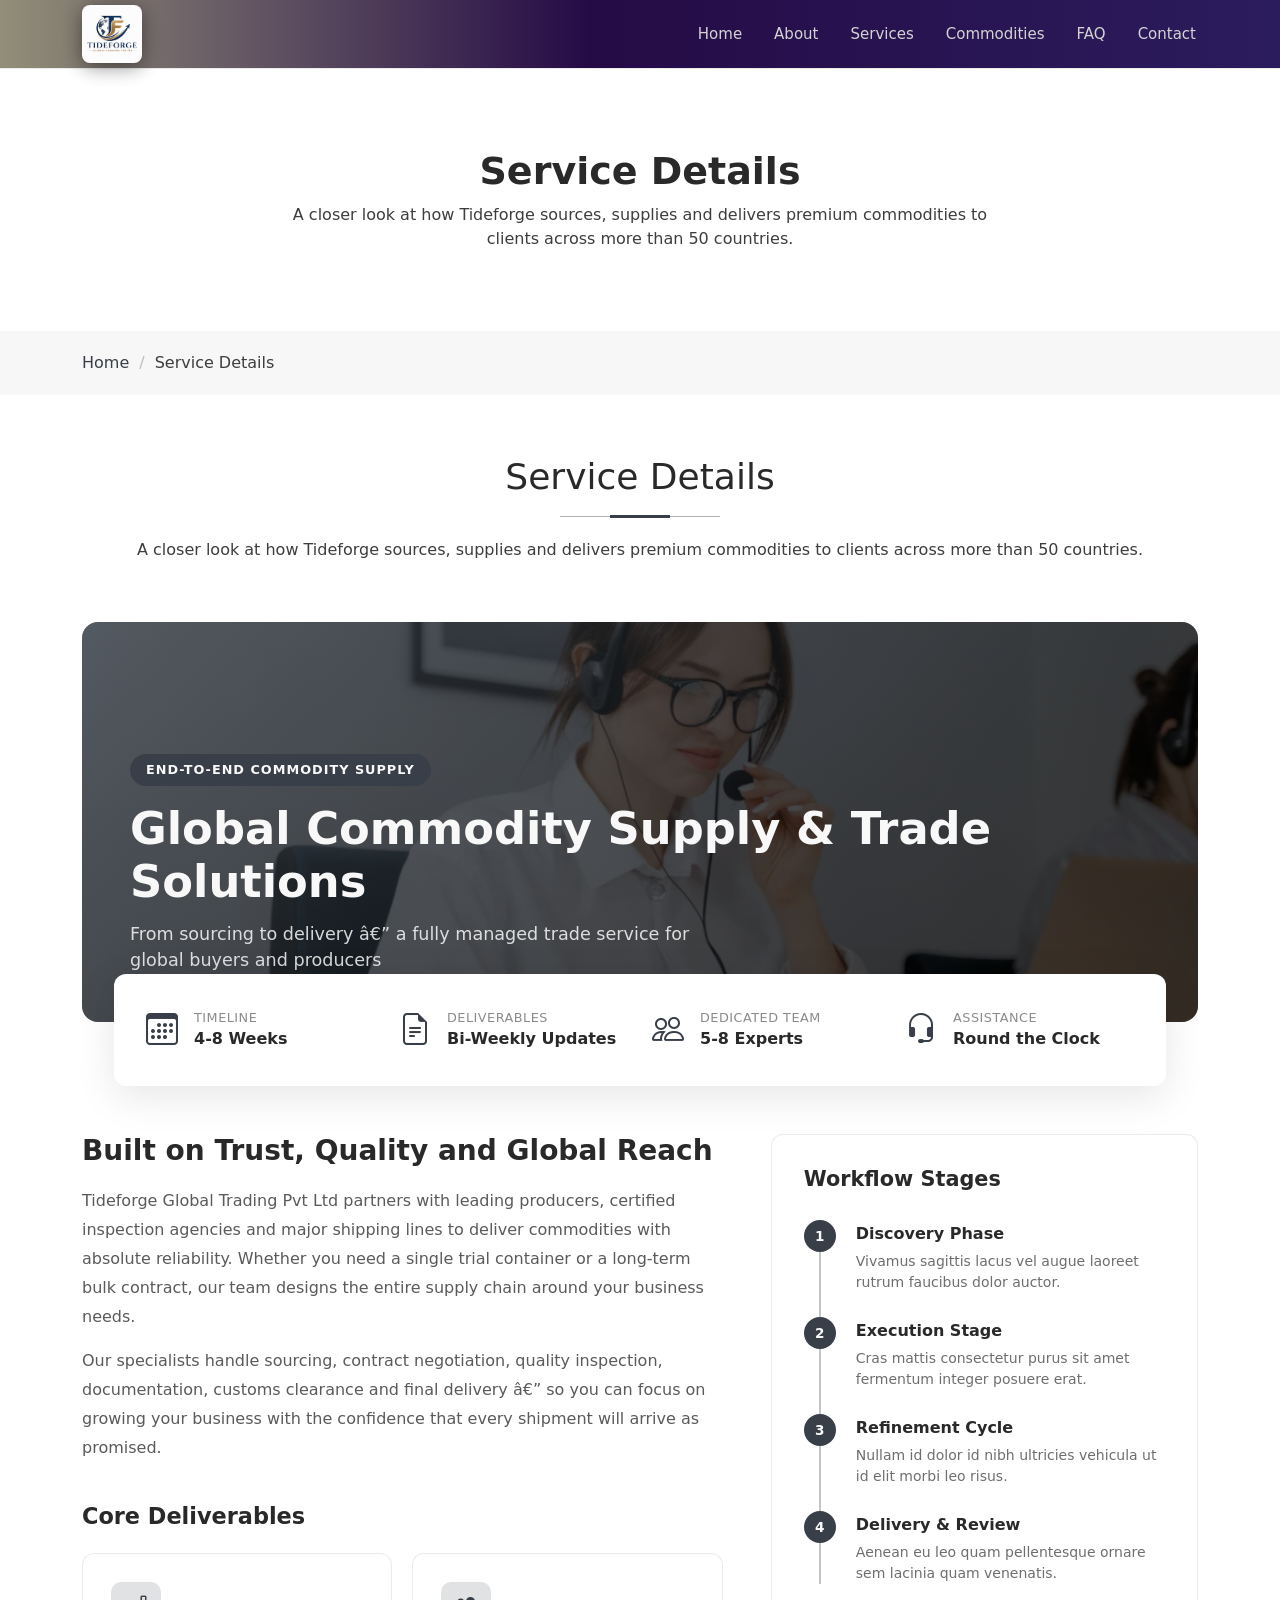
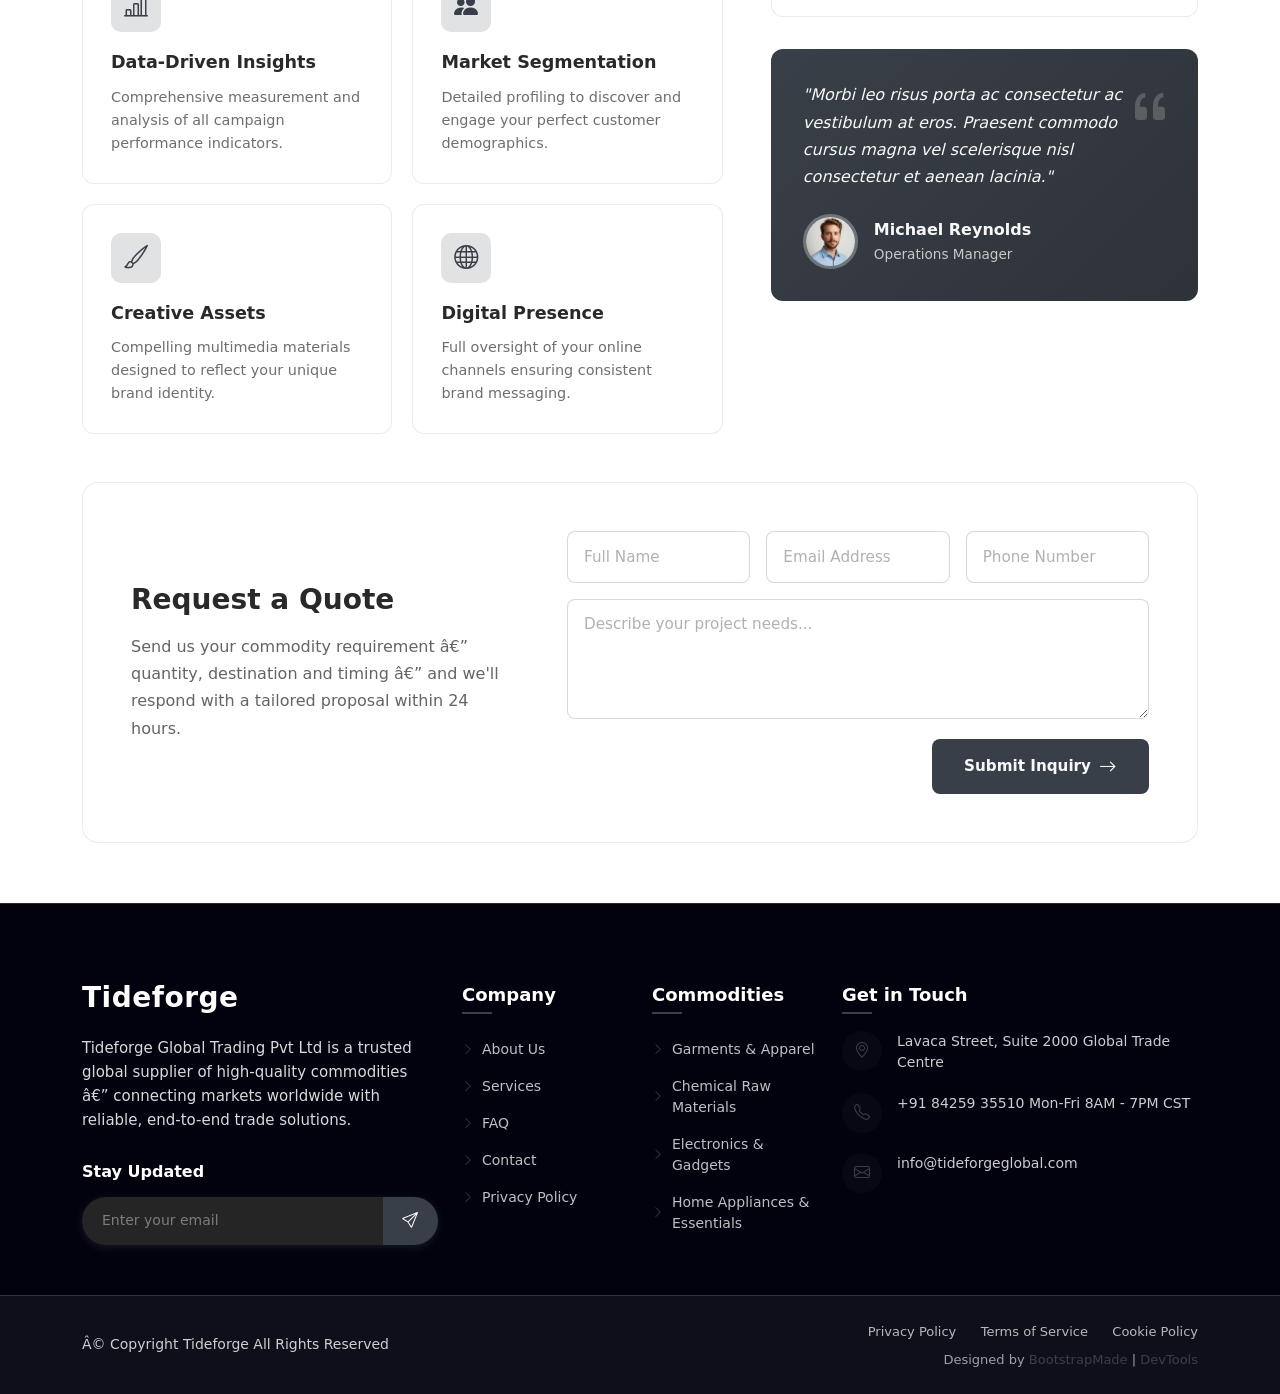
<file: service-details.html>
﻿<!DOCTYPE html>

<html lang="en">
<head>
<meta charset="utf-8"/>
<meta content="width=device-width, initial-scale=1.0" name="viewport"/>
<title>Service Details | Tideforge Global Trading Pvt Ltd</title>
<meta content="" name="description"/>
<meta content="" name="keywords"/>
<!-- Favicons -->
<link href="assets/img/tideforge-logo.jpeg" rel="icon" type="image/jpeg"/>
<link href="assets/img/tideforge-logo.jpeg" rel="apple-touch-icon"/>
<!-- Vendor CSS Files -->
<link href="assets/vendor/bootstrap/css/bootstrap.min.css" rel="stylesheet"/>
<link href="assets/vendor/bootstrap-icons/bootstrap-icons.css" rel="stylesheet"/>
<link href="assets/vendor/aos/aos.css" rel="stylesheet"/>
<link href="assets/vendor/glightbox/css/glightbox.min.css" rel="stylesheet"/>
<link href="assets/vendor/swiper/swiper-bundle.min.css" rel="stylesheet"/>
<!-- Main CSS File -->
<link href="assets/css/main.css" rel="stylesheet"/>
<!-- =======================================================
  * Template Name: Creativo
  * Template URL: https://bootstrapmade.com/creativo-bootstrap-creative-agency-template/
  * Updated: Mar 23 2026 with Bootstrap v5.3.8
  * Author: BootstrapMade.com
  * License: https://bootstrapmade.com/license/
  ======================================================== -->
</head>
<body class="service-details-page">
<header class="header d-flex align-items-center sticky-top" id="header">
<div class="container position-relative d-flex align-items-center justify-content-between">
<a class="logo d-flex align-items-center me-auto me-xl-0" href="index.html">
<!-- Uncomment the line below if you also wish to use an image logo -->
<img alt="Tideforge Global Trading Pvt Ltd Logo" src="assets/img/tideforge-logo.jpeg" style="max-height: 58px;"/>

</a>
<nav class="navmenu" id="navmenu">
<ul>
<li><a href="index.html">Home</a></li>
<li><a href="about.html">About</a></li>
<li><a href="services.html">Services</a></li>
<li><a href="index.html#portfolio">Commodities</a></li>
<li><a href="faq.html">FAQ</a></li>
<!-- <li class="dropdown"><a href="#"><span>Pages</span> <i class="bi bi-chevron-down toggle-dropdown"></i></a>
<ul>
<li><a href="about.html">About Us</a></li>
<li class="dropdown"><a href="services.html"><span>Services</span> <i class="bi bi-chevron-down toggle-dropdown"></i></a>
<ul>
<li><a href="faq.html">FAQ</a></li>
<li><a href="contact.html">Contact</a></li>
<li><a href="privacy.html">Privacy Policy</a></li>
<li><a href="terms.html">Terms of Service</a></li>
<li><a href="service-details.html">Service Details</a></li>
</ul>
</li>
<li><a href="#">Dropdown 2</a></li>
<li><a href="#">Dropdown 3</a></li>
<li><a href="#">Dropdown 4</a></li>
</ul>
</li> -->
<li><a href="contact.html">Contact</a></li>
</ul>
<i class="mobile-nav-toggle d-xl-none bi bi-list"></i>
</nav></div>
</header>
<main class="main">
<!-- Page Title -->
<div class="page-title">
<div class="heading">
<div class="container">
<div class="row d-flex justify-content-center text-center">
<div class="col-lg-8">
<h1 class="heading-title">Service Details</h1>
<p class="mb-0">A closer look at how Tideforge sources, supplies and delivers premium commodities to clients across more than 50 countries.</p>
</div>
</div>
</div>
</div>
<nav class="breadcrumbs">
<div class="container">
<ol>
<li><a href="index.html">Home</a></li>
<li class="current">Service Details</li>
</ol>
</div>
</nav>
</div><!-- End Page Title -->
<!-- Service Details Section -->
<section class="service-details section" id="service-details">
<!-- Section Title -->
<div class="container section-title" data-aos="fade-up">
<h2>Service Details</h2>
<p>A closer look at how Tideforge sources, supplies and delivers premium commodities to clients across more than 50 countries.</p>
</div><!-- End Section Title -->
<div class="container" data-aos="fade-up" data-aos-delay="100">
<!-- Hero Banner -->
<div class="service-hero" data-aos="zoom-in" data-aos-delay="150">
<div class="hero-overlay"></div>
<img alt="Brand Development Solutions" class="img-fluid" src="assets/img/services/services-7.webp"/>
<div class="hero-content">
<span class="service-badge">End-to-End Commodity Supply</span>
<h2>Global Commodity Supply &amp; Trade Solutions</h2>
<p>From sourcing to delivery â€” a fully managed trade service for global buyers and producers</p>
</div>
</div>
<!-- Quick Facts Strip -->
<div class="facts-strip" data-aos="fade-up" data-aos-delay="200">
<div class="fact-box">
<i class="bi bi-calendar3"></i>
<div class="fact-info">
<span class="label">Timeline</span>
<strong>4-8 Weeks</strong>
</div>
</div>
<div class="fact-box">
<i class="bi bi-file-earmark-text"></i>
<div class="fact-info">
<span class="label">Deliverables</span>
<strong>Bi-Weekly Updates</strong>
</div>
</div>
<div class="fact-box">
<i class="bi bi-people"></i>
<div class="fact-info">
<span class="label">Dedicated Team</span>
<strong>5-8 Experts</strong>
</div>
</div>
<div class="fact-box">
<i class="bi bi-headset"></i>
<div class="fact-info">
<span class="label">Assistance</span>
<strong>Round the Clock</strong>
</div>
</div>
</div>
<!-- Main Content Grid -->
<div class="content-grid">
<!-- Left Column -->
<div class="main-column">
<!-- Description Block -->
<div class="description-block" data-aos="fade-up" data-aos-delay="100">
<h3>Built on Trust, Quality and Global Reach</h3>
<p>Tideforge Global Trading Pvt Ltd partners with leading producers, certified inspection agencies and major shipping lines to deliver commodities with absolute reliability. Whether you need a single trial container or a long-term bulk contract, our team designs the entire supply chain around your business needs.</p>
<p>Our specialists handle sourcing, contract negotiation, quality inspection, documentation, customs clearance and final delivery â€” so you can focus on growing your business with the confidence that every shipment will arrive as promised.</p>
</div>
<!-- Features Cards -->
<div class="features-grid" data-aos="fade-up" data-aos-delay="150">
<h4>Core Deliverables</h4>
<div class="features-wrapper">
<div class="feature-card">
<div class="card-icon">
<i class="bi bi-bar-chart-line"></i>
</div>
<h5>Data-Driven Insights</h5>
<p>Comprehensive measurement and analysis of all campaign performance indicators.</p>
</div>
<div class="feature-card">
<div class="card-icon">
<i class="bi bi-people-fill"></i>
</div>
<h5>Market Segmentation</h5>
<p>Detailed profiling to discover and engage your perfect customer demographics.</p>
</div>
<div class="feature-card">
<div class="card-icon">
<i class="bi bi-brush"></i>
</div>
<h5>Creative Assets</h5>
<p>Compelling multimedia materials designed to reflect your unique brand identity.</p>
</div>
<div class="feature-card">
<div class="card-icon">
<i class="bi bi-globe"></i>
</div>
<h5>Digital Presence</h5>
<p>Full oversight of your online channels ensuring consistent brand messaging.</p>
</div>
</div>
</div>
</div><!-- End Left Column -->
<!-- Right Column -->
<div class="side-column">
<!-- Process Timeline -->
<div class="process-timeline" data-aos="fade-left" data-aos-delay="200">
<h4>Workflow Stages</h4>
<div class="timeline-items">
<div class="timeline-item">
<div class="timeline-marker">
<span>1</span>
</div>
<div class="timeline-content">
<h6>Discovery Phase</h6>
<p>Vivamus sagittis lacus vel augue laoreet rutrum faucibus dolor auctor.</p>
</div>
</div>
<div class="timeline-item">
<div class="timeline-marker">
<span>2</span>
</div>
<div class="timeline-content">
<h6>Execution Stage</h6>
<p>Cras mattis consectetur purus sit amet fermentum integer posuere erat.</p>
</div>
</div>
<div class="timeline-item">
<div class="timeline-marker">
<span>3</span>
</div>
<div class="timeline-content">
<h6>Refinement Cycle</h6>
<p>Nullam id dolor id nibh ultricies vehicula ut id elit morbi leo risus.</p>
</div>
</div>
<div class="timeline-item">
<div class="timeline-marker">
<span>4</span>
</div>
<div class="timeline-content">
<h6>Delivery &amp; Review</h6>
<p>Aenean eu leo quam pellentesque ornare sem lacinia quam venenatis.</p>
</div>
</div>
</div>
</div>
<!-- Client Feedback -->
<div class="client-feedback" data-aos="fade-left" data-aos-delay="250">
<div class="quote-icon">
<i class="bi bi-quote"></i>
</div>
<blockquote>
                "Morbi leo risus porta ac consectetur ac vestibulum at eros. Praesent commodo cursus magna vel scelerisque nisl consectetur et aenean lacinia."
              </blockquote>
<div class="client-profile">
<img alt="Michael Reynolds" class="client-avatar" src="assets/img/person/person-m-7.webp"/>
<div class="client-details">
<strong>Michael Reynolds</strong>
<span>Operations Manager</span>
</div>
</div>
</div>
</div><!-- End Right Column -->
</div><!-- End Content Grid -->
<!-- Inquiry Section -->
<div class="inquiry-section" data-aos="fade-up" data-aos-delay="300">
<div class="inquiry-content">
<h3>Request a Quote</h3>
<p>Send us your commodity requirement â€” quantity, destination and timing â€” and we'll respond with a tailored proposal within 24 hours.</p>
</div>
<div class="inquiry-form-wrapper">
<form action="forms/get-a-quote.php" class="php-email-form" method="post">
<div class="form-row">
<div class="form-group">
<input autocomplete="name" class="form-control" name="name" placeholder="Full Name" required="" type="text"/>
</div>
<div class="form-group">
<input autocomplete="email" class="form-control" name="email" placeholder="Email Address" required="" type="email"/>
</div>
<div class="form-group">
<input autocomplete="tel" class="form-control" name="phone" placeholder="Phone Number" type="tel"/>
</div>
<input name="subject" type="hidden" value="Service Inquiry Request"/>
<div class="form-group message-group">
<textarea class="form-control" name="message" placeholder="Describe your project needs..." required="" rows="4"></textarea>
</div>
</div>
<div class="form-actions">
<div class="loading">Loading</div>
<div class="error-message"></div>
<div class="sent-message">Your message has been sent. Thank you!</div>
<button class="btn-request" type="submit">Submit Inquiry <i class="bi bi-arrow-right"></i></button>
</div>
</form>
</div>
</div>
</div>
</section><!-- /Service Details Section -->
</main>
<footer class="footer dark-background" id="footer">
<div class="container">
<div class="row gy-5">
<div class="col-lg-4">
<div class="footer-content">
<a class="logo d-flex align-items-center mb-4" href="index.html">
<span class="sitename">Tideforge</span>
</a>
<p class="mb-4">Tideforge Global Trading Pvt Ltd is a trusted global supplier of high-quality commodities â€” connecting markets worldwide with reliable, end-to-end trade solutions.</p>
<div class="newsletter-form">
<h5>Stay Updated</h5>
<form action="forms/newsletter.php" class="php-email-form" method="post">
<div class="input-group">
<input class="form-control" name="email" placeholder="Enter your email" required="" type="email"/>
<button class="btn-subscribe" type="submit">
<i class="bi bi-send"></i>
</button>
</div>
<div class="loading">Loading</div>
<div class="error-message"></div>
<div class="sent-message">Thank you for subscribing!</div>
</form>
</div>
</div>
</div>
<div class="col-lg-2 col-6">
<div class="footer-links">
<h4>Company</h4>
<ul>
<li><a href="about.html"><i class="bi bi-chevron-right"></i> About Us</a></li>
<li><a href="services.html"><i class="bi bi-chevron-right"></i> Services</a></li>
<li><a href="faq.html"><i class="bi bi-chevron-right"></i> FAQ</a></li>
<li><a href="contact.html"><i class="bi bi-chevron-right"></i> Contact</a></li>
<li><a href="privacy.html"><i class="bi bi-chevron-right"></i> Privacy Policy</a></li>
</ul>
</div>
</div>
<div class="col-lg-2 col-6">
<div class="footer-links">
<h4>Commodities</h4>
<ul>
<li><a href="index.html#portfolio"><i class="bi bi-chevron-right"></i> Garments &amp; Apparel</a></li>
<li><a href="index.html#portfolio"><i class="bi bi-chevron-right"></i> Chemical Raw Materials</a></li>
<li><a href="index.html#portfolio"><i class="bi bi-chevron-right"></i> Electronics &amp; Gadgets</a></li>
<li><a href="index.html#portfolio"><i class="bi bi-chevron-right"></i> Home Appliances &amp; Essentials</a></li></ul>
</div>
</div>
<div class="col-lg-4">
<div class="footer-contact">
<h4>Get in Touch</h4>
<div class="contact-item">
<div class="contact-icon">
<i class="bi bi-geo-alt"></i>
</div>
<div class="contact-info">
<p>Lavaca Street, Suite 2000 Global Trade Centre</p>
</div>
</div>
<div class="contact-item">
<div class="contact-icon">
<i class="bi bi-telephone"></i>
</div>
<div class="contact-info">
<p>+91 84259 35510 Mon-Fri 8AM - 7PM CST</p>
</div>
</div>
<div class="contact-item">
<div class="contact-icon">
<i class="bi bi-envelope"></i>
</div>
<div class="contact-info">
<p>info@tideforgeglobal.com</p>
</div>
</div></div>
</div>
</div>
</div>
<div class="footer-bottom">
<div class="container">
<div class="row align-items-center">
<div class="col-lg-6">
<div class="copyright">
<p>Â© Copyright Tideforge All Rights Reserved</p>
</div>
</div>
<div class="col-lg-6">
<div class="footer-bottom-links">
<a href="#">Privacy Policy</a>
<a href="#">Terms of Service</a>
<a href="#">Cookie Policy</a>
</div>
<div class="credits">
<!-- All the links in the footer should remain intact. -->
<!-- You can delete the links only if you've purchased the pro version. -->
<!-- Licensing information: https://bootstrapmade.com/license/ -->
<!-- Purchase the pro version with working PHP/AJAX contact form: [buy-url] -->
              Designed by <a href="https://bootstrapmade.com/">BootstrapMade</a> | <a href="https://bootstrapmade.com/tools/">DevTools</a>
</div>
</div>
</div>
</div>
</div>
</footer>
<!-- Scroll Top -->
<a class="scroll-top d-flex align-items-center justify-content-center" href="#" id="scroll-top"><i class="bi bi-arrow-up-short"></i></a>
<!-- Preloader -->
<div id="preloader"></div>
<!-- Vendor JS Files -->
<script src="assets/vendor/bootstrap/js/bootstrap.bundle.min.js"></script>
<script src="assets/vendor/php-email-form/validate.js"></script>
<script src="assets/vendor/aos/aos.js"></script>
<script src="assets/vendor/purecounter/purecounter_vanilla.js"></script>
<script src="assets/vendor/imagesloaded/imagesloaded.pkgd.min.js"></script>
<script src="assets/vendor/isotope-layout/isotope.pkgd.min.js"></script>
<script src="assets/vendor/glightbox/js/glightbox.min.js"></script>
<script src="assets/vendor/swiper/swiper-bundle.min.js"></script>
<!-- Main JS File -->
<script src="assets/js/main.js"></script>
</body>
</html>
</file>
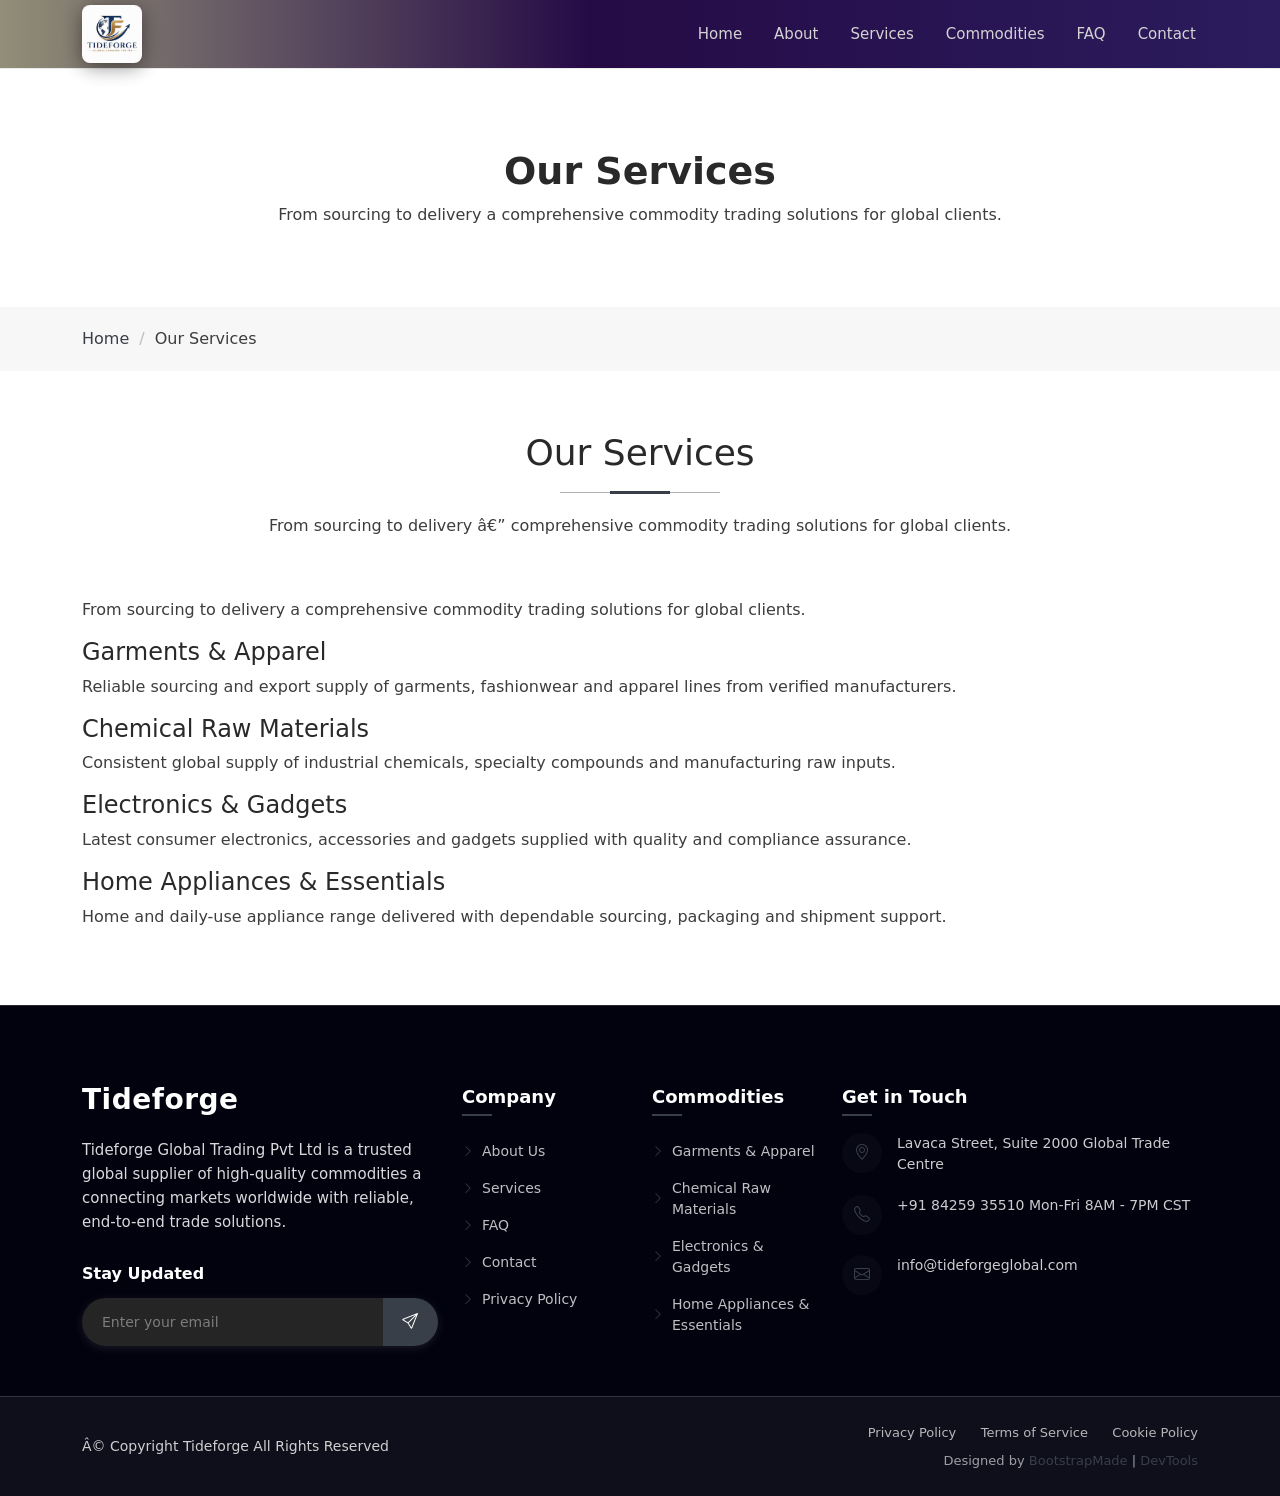
<file: services.html>
﻿<!DOCTYPE html>

<html lang="en">
<head>
<meta charset="utf-8"/>
<meta content="width=device-width, initial-scale=1.0" name="viewport"/>
<title>Services | Tideforge Global Trading Pvt Ltd</title>
<meta content="" name="description"/>
<meta content="" name="keywords"/>
<!-- Favicons -->
<link href="assets/img/tideforge-logo.jpeg" rel="icon" type="image/jpeg"/>
<link href="assets/img/tideforge-logo.jpeg" rel="apple-touch-icon"/>
<!-- Vendor CSS Files -->
<link href="assets/vendor/bootstrap/css/bootstrap.min.css" rel="stylesheet"/>
<link href="assets/vendor/bootstrap-icons/bootstrap-icons.css" rel="stylesheet"/>
<link href="assets/vendor/aos/aos.css" rel="stylesheet"/>
<link href="assets/vendor/glightbox/css/glightbox.min.css" rel="stylesheet"/>
<link href="assets/vendor/swiper/swiper-bundle.min.css" rel="stylesheet"/>
<!-- Main CSS File -->
<link href="assets/css/main.css" rel="stylesheet"/>
<!-- =======================================================
  * Template Name: Creativo
  * Template URL: https://bootstrapmade.com/creativo-bootstrap-creative-agency-template/
  * Updated: Mar 23 2026 with Bootstrap v5.3.8
  * Author: BootstrapMade.com
  * License: https://bootstrapmade.com/license/
  ======================================================== -->
</head>
<body class="starter-page-page">
<header class="header d-flex align-items-center sticky-top" id="header">
<div class="container position-relative d-flex align-items-center justify-content-between">
<a class="logo d-flex align-items-center me-auto me-xl-0" href="index.html">
<!-- Uncomment the line below if you also wish to use an image logo -->
<img alt="Tideforge Global Trading Pvt Ltd Logo" src="assets/img/tideforge-logo.jpeg" style="max-height: 58px;"/>

</a>
<nav class="navmenu" id="navmenu">
<ul>
<li><a href="index.html">Home</a></li>
<li><a href="about.html">About</a></li>
<li><a href="services.html">Services</a></li>
<li><a href="index.html#portfolio">Commodities</a></li>
<li><a href="faq.html">FAQ</a></li>
<!-- <li class="dropdown"><a href="#"><span>Pages</span> <i class="bi bi-chevron-down toggle-dropdown"></i></a>
<ul>
<li><a href="about.html">About Us</a></li>
<li class="dropdown"><a href="services.html"><span>Services</span> <i class="bi bi-chevron-down toggle-dropdown"></i></a>
<ul>
<li><a href="faq.html">FAQ</a></li>
<li><a href="contact.html">Contact</a></li>
<li><a href="privacy.html">Privacy Policy</a></li>
<li><a href="terms.html">Terms of Service</a></li>
<li><a href="service-details.html">Service Details</a></li>
</ul>
</li>
<li><a href="#">Dropdown 2</a></li>
<li><a href="#">Dropdown 3</a></li>
<li><a href="#">Dropdown 4</a></li>
</ul>
</li> -->
<li><a href="contact.html">Contact</a></li>
</ul>
<i class="mobile-nav-toggle d-xl-none bi bi-list"></i>
</nav></div>
</header>



<main class="main">
<!-- Page Title -->
<div class="page-title">
<div class="heading">
<div class="container">
<div class="row d-flex justify-content-center text-center">
<div class="col-lg-8">
<h1 class="heading-title">Our Services</h1>
<p class="mb-0">From sourcing to delivery a comprehensive commodity trading solutions for global clients.</p>
</div>
</div>
</div>
</div>
<nav class="breadcrumbs">
<div class="container">
<ol>
<li><a href="index.html">Home</a></li>
<li class="current">Our Services</li>
</ol>
</div>
</nav>
</div><!-- End Page Title -->
<!-- Starter Section Section -->
<section class="starter-section section" id="starter-section">
<!-- Section Title -->
<div class="container section-title" data-aos="fade-up">
<h2>Our Services</h2>
<p>From sourcing to delivery â€” comprehensive commodity trading solutions for global clients.</p>
</div><!-- End Section Title -->
<div class="container" data-aos="fade-up">


<div class="row g-4">
<div class="col-lg-12">
<p>From sourcing to delivery a comprehensive commodity trading solutions for global clients.</p>
<h4>Garments &amp; Apparel</h4><p>Reliable sourcing and export supply of garments, fashionwear and apparel lines from verified manufacturers.</p>
<h4>Chemical Raw Materials</h4><p>Consistent global supply of industrial chemicals, specialty compounds and manufacturing raw inputs.</p>
<h4>Electronics &amp; Gadgets</h4><p>Latest consumer electronics, accessories and gadgets supplied with quality and compliance assurance.</p>
<h4>Home Appliances &amp; Essentials</h4><p>Home and daily-use appliance range delivered with dependable sourcing, packaging and shipment support.</p>
</div>
</div>
</div>
</section><!-- /Starter Section Section -->
</main>



<footer class="footer dark-background" id="footer">
<div class="container">
<div class="row gy-5">
<div class="col-lg-4">
<div class="footer-content">
<a class="logo d-flex align-items-center mb-4" href="index.html">
<span class="sitename">Tideforge</span>
</a>
<p class="mb-4">Tideforge Global Trading Pvt Ltd is a trusted global supplier of high-quality commodities a connecting markets worldwide with reliable, end-to-end trade solutions.</p>
<div class="newsletter-form">
<h5>Stay Updated</h5>
<form action="forms/newsletter.php" class="php-email-form" method="post">
<div class="input-group">
<input class="form-control" name="email" placeholder="Enter your email" required="" type="email"/>
<button class="btn-subscribe" type="submit">
<i class="bi bi-send"></i>
</button>
</div>
<div class="loading">Loading</div>
<div class="error-message"></div>
<div class="sent-message">Thank you for subscribing!</div>
</form>
</div>
</div>
</div>
<div class="col-lg-2 col-6">
<div class="footer-links">
<h4>Company</h4>
<ul>
<li><a href="about.html"><i class="bi bi-chevron-right"></i> About Us</a></li>
<li><a href="services.html"><i class="bi bi-chevron-right"></i> Services</a></li>
<li><a href="faq.html"><i class="bi bi-chevron-right"></i> FAQ</a></li>
<li><a href="contact.html"><i class="bi bi-chevron-right"></i> Contact</a></li>
<li><a href="privacy.html"><i class="bi bi-chevron-right"></i> Privacy Policy</a></li>
</ul>
</div>
</div>
<div class="col-lg-2 col-6">
<div class="footer-links">
<h4>Commodities</h4>
<ul>
<li><a href="index.html#portfolio"><i class="bi bi-chevron-right"></i> Garments &amp; Apparel</a></li>
<li><a href="index.html#portfolio"><i class="bi bi-chevron-right"></i> Chemical Raw Materials</a></li>
<li><a href="index.html#portfolio"><i class="bi bi-chevron-right"></i> Electronics &amp; Gadgets</a></li>
<li><a href="index.html#portfolio"><i class="bi bi-chevron-right"></i> Home Appliances &amp; Essentials</a></li></ul>
</div>
</div>
<div class="col-lg-4">
<div class="footer-contact">
<h4>Get in Touch</h4>
<div class="contact-item">
<div class="contact-icon">
<i class="bi bi-geo-alt"></i>
</div>
<div class="contact-info">
<p>Lavaca Street, Suite 2000 Global Trade Centre</p>
</div>
</div>
<div class="contact-item">
<div class="contact-icon">
<i class="bi bi-telephone"></i>
</div>
<div class="contact-info">
<p>+91 84259 35510 Mon-Fri 8AM - 7PM CST</p>
</div>
</div>
<div class="contact-item">
<div class="contact-icon">
<i class="bi bi-envelope"></i>
</div>
<div class="contact-info">
<p>info@tideforgeglobal.com</p>
</div>
</div></div>
</div>
</div>
</div>
<div class="footer-bottom">
<div class="container">
<div class="row align-items-center">
<div class="col-lg-6">
<div class="copyright">
<p>Â© Copyright Tideforge All Rights Reserved</p>
</div>
</div>
<div class="col-lg-6">
<div class="footer-bottom-links">
<a href="#">Privacy Policy</a>
<a href="#">Terms of Service</a>
<a href="#">Cookie Policy</a>
</div>
<div class="credits">
<!-- All the links in the footer should remain intact. -->
<!-- You can delete the links only if you've purchased the pro version. -->
<!-- Licensing information: https://bootstrapmade.com/license/ -->
<!-- Purchase the pro version with working PHP/AJAX contact form: [buy-url] -->
              Designed by <a href="https://bootstrapmade.com/">BootstrapMade</a> | <a href="https://bootstrapmade.com/tools/">DevTools</a>
</div>
</div>
</div>
</div>
</div>
</footer>
<!-- Scroll Top -->
<a class="scroll-top d-flex align-items-center justify-content-center" href="#" id="scroll-top"><i class="bi bi-arrow-up-short"></i></a>
<!-- Preloader -->
<div id="preloader"></div>
<!-- Vendor JS Files -->
<script src="assets/vendor/bootstrap/js/bootstrap.bundle.min.js"></script>
<script src="assets/vendor/php-email-form/validate.js"></script>
<script src="assets/vendor/aos/aos.js"></script>
<script src="assets/vendor/purecounter/purecounter_vanilla.js"></script>
<script src="assets/vendor/imagesloaded/imagesloaded.pkgd.min.js"></script>
<script src="assets/vendor/isotope-layout/isotope.pkgd.min.js"></script>
<script src="assets/vendor/glightbox/js/glightbox.min.js"></script>
<script src="assets/vendor/swiper/swiper-bundle.min.js"></script>
<!-- Main JS File -->
<script src="assets/js/main.js"></script>
</body>
</html>
</file>
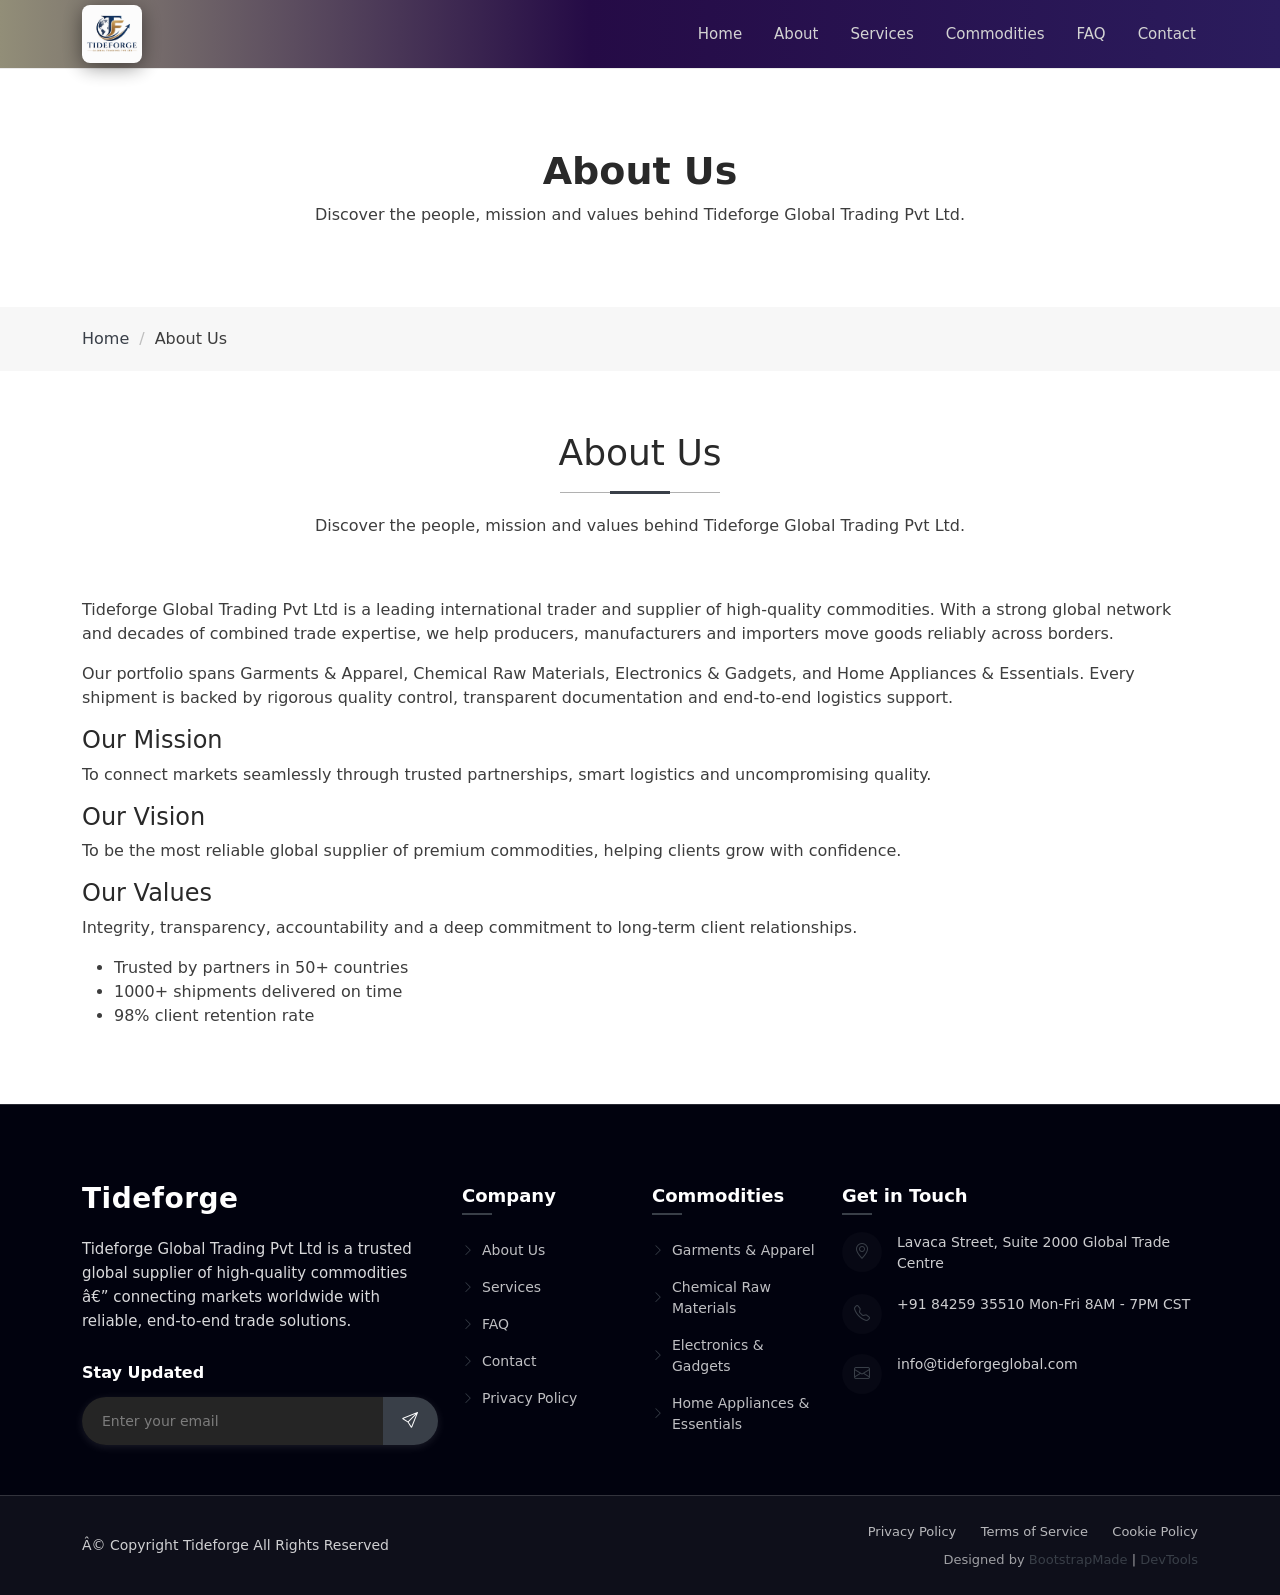
<file: starter-page.html>
﻿<!DOCTYPE html>

<html lang="en">
<head>
<meta charset="utf-8"/>
<meta content="width=device-width, initial-scale=1.0" name="viewport"/>
<title>About Us | Tideforge Global Trading Pvt Ltd</title>
<meta content="" name="description"/>
<meta content="" name="keywords"/>
<!-- Favicons -->
<link href="assets/img/tideforge-logo.jpeg" rel="icon" type="image/jpeg"/>
<link href="assets/img/tideforge-logo.jpeg" rel="apple-touch-icon"/>
<!-- Vendor CSS Files -->
<link href="assets/vendor/bootstrap/css/bootstrap.min.css" rel="stylesheet"/>
<link href="assets/vendor/bootstrap-icons/bootstrap-icons.css" rel="stylesheet"/>
<link href="assets/vendor/aos/aos.css" rel="stylesheet"/>
<link href="assets/vendor/glightbox/css/glightbox.min.css" rel="stylesheet"/>
<link href="assets/vendor/swiper/swiper-bundle.min.css" rel="stylesheet"/>
<!-- Main CSS File -->
<link href="assets/css/main.css" rel="stylesheet"/>
<!-- =======================================================
  * Template Name: Creativo
  * Template URL: https://bootstrapmade.com/creativo-bootstrap-creative-agency-template/
  * Updated: Mar 23 2026 with Bootstrap v5.3.8
  * Author: BootstrapMade.com
  * License: https://bootstrapmade.com/license/
  ======================================================== -->
</head>
<body class="starter-page-page">
<header class="header d-flex align-items-center sticky-top" id="header">
<div class="container position-relative d-flex align-items-center justify-content-between">
<a class="logo d-flex align-items-center me-auto me-xl-0" href="index.html">
<!-- Uncomment the line below if you also wish to use an image logo -->
<img alt="Tideforge Global Trading Pvt Ltd Logo" src="assets/img/tideforge-logo.jpeg" style="max-height: 58px;"/>

</a>
<nav class="navmenu" id="navmenu">
<ul>
<li><a href="index.html">Home</a></li>
<li><a href="about.html">About</a></li>
<li><a href="services.html">Services</a></li>
<li><a href="index.html#portfolio">Commodities</a></li>
<li><a href="faq.html">FAQ</a></li>
<!-- <li class="dropdown"><a href="#"><span>Pages</span> <i class="bi bi-chevron-down toggle-dropdown"></i></a>
<ul>
<li><a href="about.html">About Us</a></li>
<li class="dropdown"><a href="services.html"><span>Services</span> <i class="bi bi-chevron-down toggle-dropdown"></i></a>
<ul>
<li><a href="faq.html">FAQ</a></li>
<li><a href="contact.html">Contact</a></li>
<li><a href="privacy.html">Privacy Policy</a></li>
<li><a href="terms.html">Terms of Service</a></li>
<li><a href="service-details.html">Service Details</a></li>
</ul>
</li>
<li><a href="#">Dropdown 2</a></li>
<li><a href="#">Dropdown 3</a></li>
<li><a href="#">Dropdown 4</a></li>
</ul>
</li> -->
<li><a href="contact.html">Contact</a></li>
</ul>
<i class="mobile-nav-toggle d-xl-none bi bi-list"></i>
</nav></div>
</header>
<main class="main">
<!-- Page Title -->
<div class="page-title">
<div class="heading">
<div class="container">
<div class="row d-flex justify-content-center text-center">
<div class="col-lg-8">
<h1 class="heading-title">About Us</h1>
<p class="mb-0">Discover the people, mission and values behind Tideforge Global Trading Pvt Ltd.</p>
</div>
</div>
</div>
</div>
<nav class="breadcrumbs">
<div class="container">
<ol>
<li><a href="index.html">Home</a></li>
<li class="current">About Us</li>
</ol>
</div>
</nav>
</div><!-- End Page Title -->
<!-- Starter Section Section -->
<section class="starter-section section" id="starter-section">
<!-- Section Title -->
<div class="container section-title" data-aos="fade-up">
<h2>About Us</h2>
<p>Discover the people, mission and values behind Tideforge Global Trading Pvt Ltd.</p>
</div><!-- End Section Title -->
<div class="container" data-aos="fade-up">


<div class="row g-4">
<div class="col-lg-12">
<p>Tideforge Global Trading Pvt Ltd is a leading international trader and supplier of high-quality commodities. With a strong global network and decades of combined trade expertise, we help producers, manufacturers and importers move goods reliably across borders.</p>
<p>Our portfolio spans Garments &amp; Apparel, Chemical Raw Materials, Electronics &amp; Gadgets, and Home Appliances &amp; Essentials. Every shipment is backed by rigorous quality control, transparent documentation and end-to-end logistics support.</p>
<h4>Our Mission</h4>
<p>To connect markets seamlessly through trusted partnerships, smart logistics and uncompromising quality.</p>
<h4>Our Vision</h4>
<p>To be the most reliable global supplier of premium commodities, helping clients grow with confidence.</p>
<h4>Our Values</h4>
<p>Integrity, transparency, accountability and a deep commitment to long-term client relationships.</p>
<ul>
<li>Trusted by partners in 50+ countries</li>
<li>1000+ shipments delivered on time</li>
<li>98% client retention rate</li>
</ul>
</div>
</div>
</div>
</section><!-- /Starter Section Section -->
</main>
<footer class="footer dark-background" id="footer">
<div class="container">
<div class="row gy-5">
<div class="col-lg-4">
<div class="footer-content">
<a class="logo d-flex align-items-center mb-4" href="index.html">
<span class="sitename">Tideforge</span>
</a>
<p class="mb-4">Tideforge Global Trading Pvt Ltd is a trusted global supplier of high-quality commodities â€” connecting markets worldwide with reliable, end-to-end trade solutions.</p>
<div class="newsletter-form">
<h5>Stay Updated</h5>
<form action="forms/newsletter.php" class="php-email-form" method="post">
<div class="input-group">
<input class="form-control" name="email" placeholder="Enter your email" required="" type="email"/>
<button class="btn-subscribe" type="submit">
<i class="bi bi-send"></i>
</button>
</div>
<div class="loading">Loading</div>
<div class="error-message"></div>
<div class="sent-message">Thank you for subscribing!</div>
</form>
</div>
</div>
</div>
<div class="col-lg-2 col-6">
<div class="footer-links">
<h4>Company</h4>
<ul>
<li><a href="about.html"><i class="bi bi-chevron-right"></i> About Us</a></li>
<li><a href="services.html"><i class="bi bi-chevron-right"></i> Services</a></li>
<li><a href="faq.html"><i class="bi bi-chevron-right"></i> FAQ</a></li>
<li><a href="contact.html"><i class="bi bi-chevron-right"></i> Contact</a></li>
<li><a href="privacy.html"><i class="bi bi-chevron-right"></i> Privacy Policy</a></li>
</ul>
</div>
</div>
<div class="col-lg-2 col-6">
<div class="footer-links">
<h4>Commodities</h4>
<ul>
<li><a href="index.html#portfolio"><i class="bi bi-chevron-right"></i> Garments &amp; Apparel</a></li>
<li><a href="index.html#portfolio"><i class="bi bi-chevron-right"></i> Chemical Raw Materials</a></li>
<li><a href="index.html#portfolio"><i class="bi bi-chevron-right"></i> Electronics &amp; Gadgets</a></li>
<li><a href="index.html#portfolio"><i class="bi bi-chevron-right"></i> Home Appliances &amp; Essentials</a></li></ul>
</div>
</div>
<div class="col-lg-4">
<div class="footer-contact">
<h4>Get in Touch</h4>
<div class="contact-item">
<div class="contact-icon">
<i class="bi bi-geo-alt"></i>
</div>
<div class="contact-info">
<p>Lavaca Street, Suite 2000 Global Trade Centre</p>
</div>
</div>
<div class="contact-item">
<div class="contact-icon">
<i class="bi bi-telephone"></i>
</div>
<div class="contact-info">
<p>+91 84259 35510 Mon-Fri 8AM - 7PM CST</p>
</div>
</div>
<div class="contact-item">
<div class="contact-icon">
<i class="bi bi-envelope"></i>
</div>
<div class="contact-info">
<p>info@tideforgeglobal.com</p>
</div>
</div></div>
</div>
</div>
</div>
<div class="footer-bottom">
<div class="container">
<div class="row align-items-center">
<div class="col-lg-6">
<div class="copyright">
<p>Â© Copyright Tideforge All Rights Reserved</p>
</div>
</div>
<div class="col-lg-6">
<div class="footer-bottom-links">
<a href="#">Privacy Policy</a>
<a href="#">Terms of Service</a>
<a href="#">Cookie Policy</a>
</div>
<div class="credits">
<!-- All the links in the footer should remain intact. -->
<!-- You can delete the links only if you've purchased the pro version. -->
<!-- Licensing information: https://bootstrapmade.com/license/ -->
<!-- Purchase the pro version with working PHP/AJAX contact form: [buy-url] -->
              Designed by <a href="https://bootstrapmade.com/">BootstrapMade</a> | <a href="https://bootstrapmade.com/tools/">DevTools</a>
</div>
</div>
</div>
</div>
</div>
</footer>
<!-- Scroll Top -->
<a class="scroll-top d-flex align-items-center justify-content-center" href="#" id="scroll-top"><i class="bi bi-arrow-up-short"></i></a>
<!-- Preloader -->
<div id="preloader"></div>
<!-- Vendor JS Files -->
<script src="assets/vendor/bootstrap/js/bootstrap.bundle.min.js"></script>
<script src="assets/vendor/php-email-form/validate.js"></script>
<script src="assets/vendor/aos/aos.js"></script>
<script src="assets/vendor/purecounter/purecounter_vanilla.js"></script>
<script src="assets/vendor/imagesloaded/imagesloaded.pkgd.min.js"></script>
<script src="assets/vendor/isotope-layout/isotope.pkgd.min.js"></script>
<script src="assets/vendor/glightbox/js/glightbox.min.js"></script>
<script src="assets/vendor/swiper/swiper-bundle.min.js"></script>
<!-- Main JS File -->
<script src="assets/js/main.js"></script>
</body>
</html>
</file>
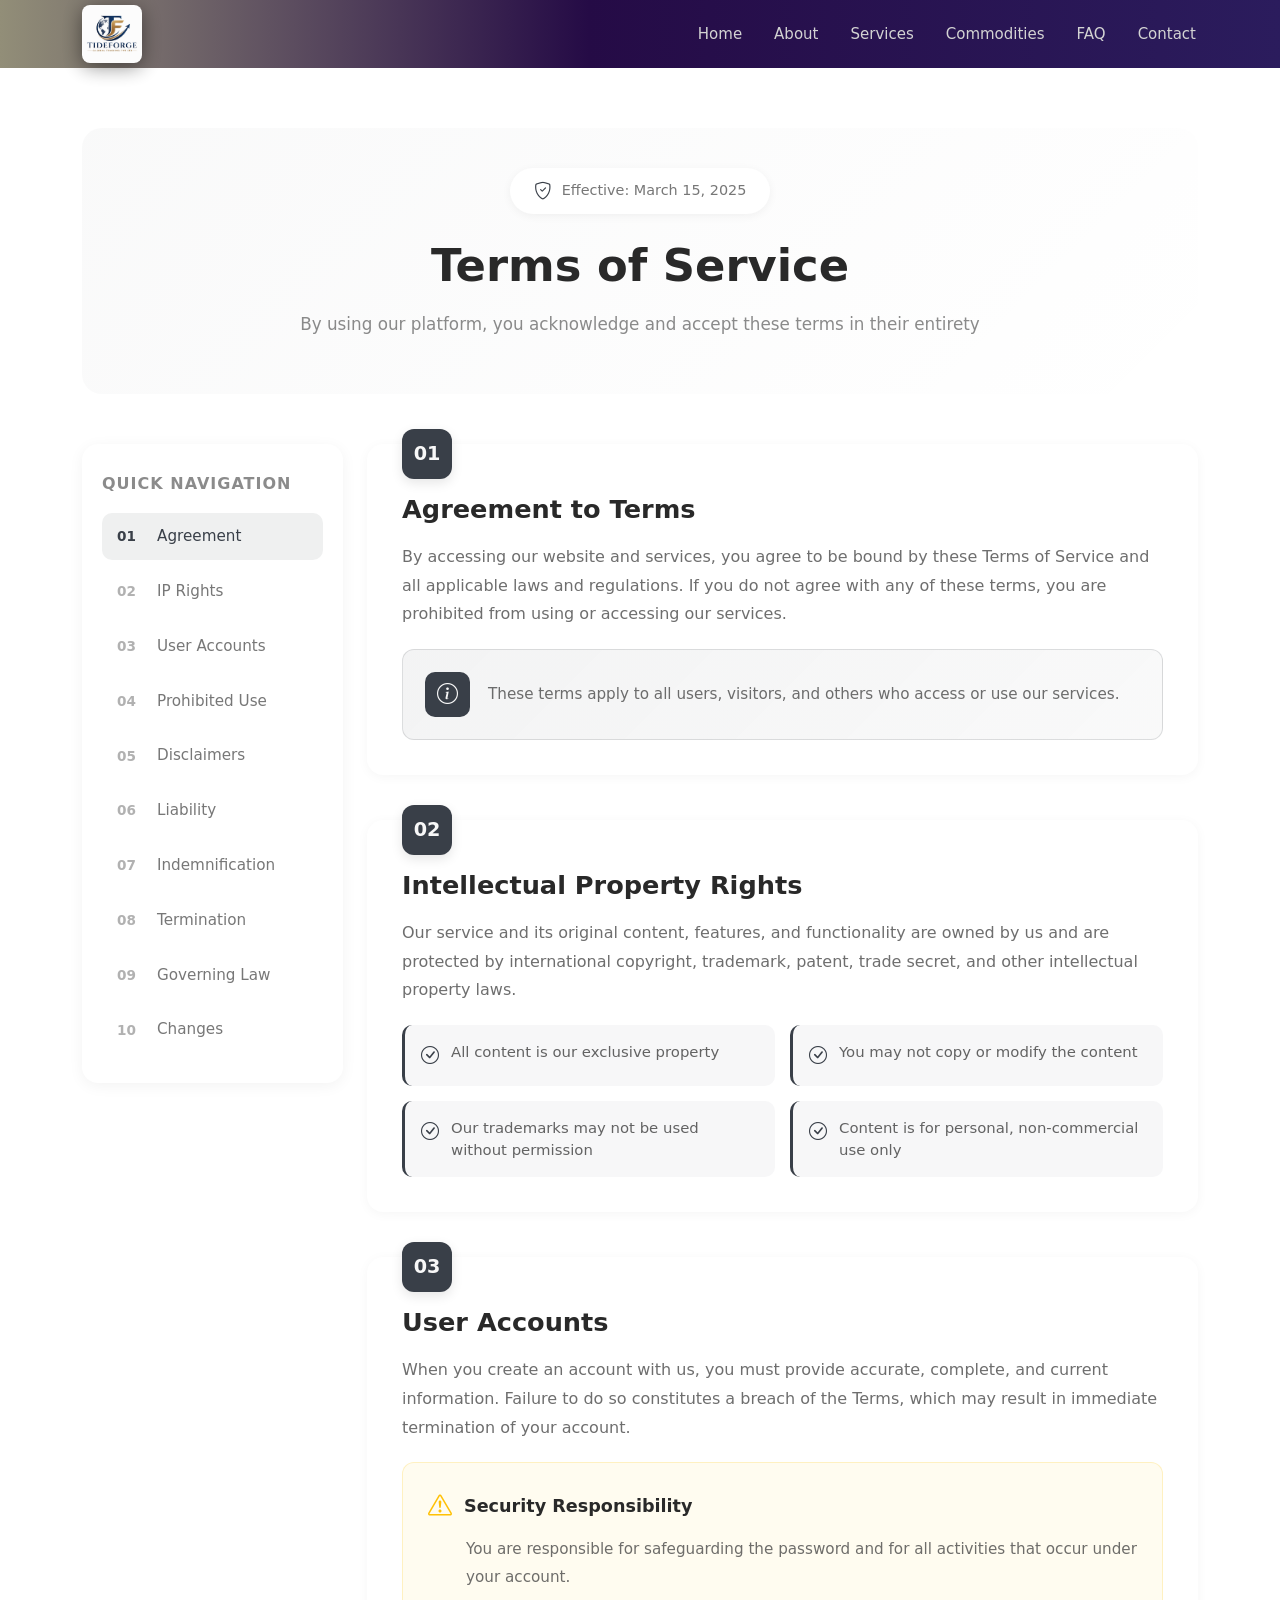
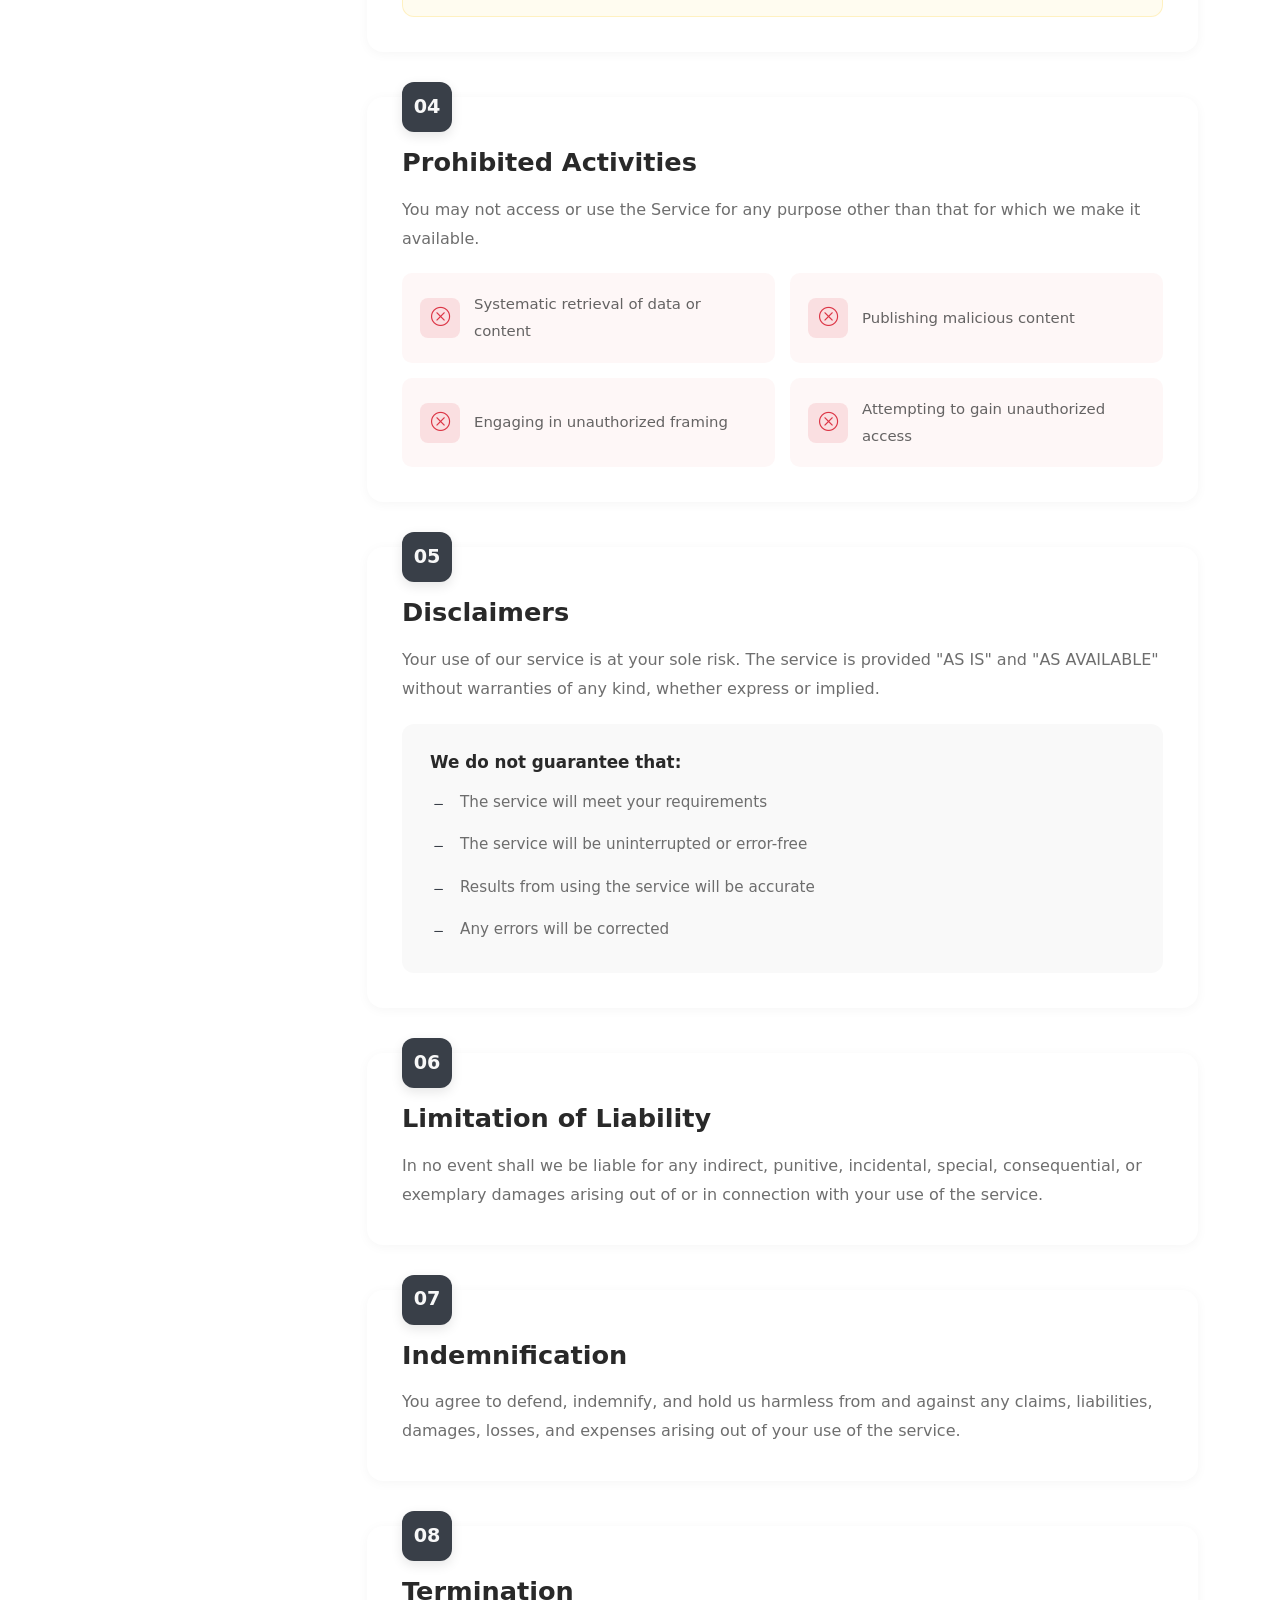
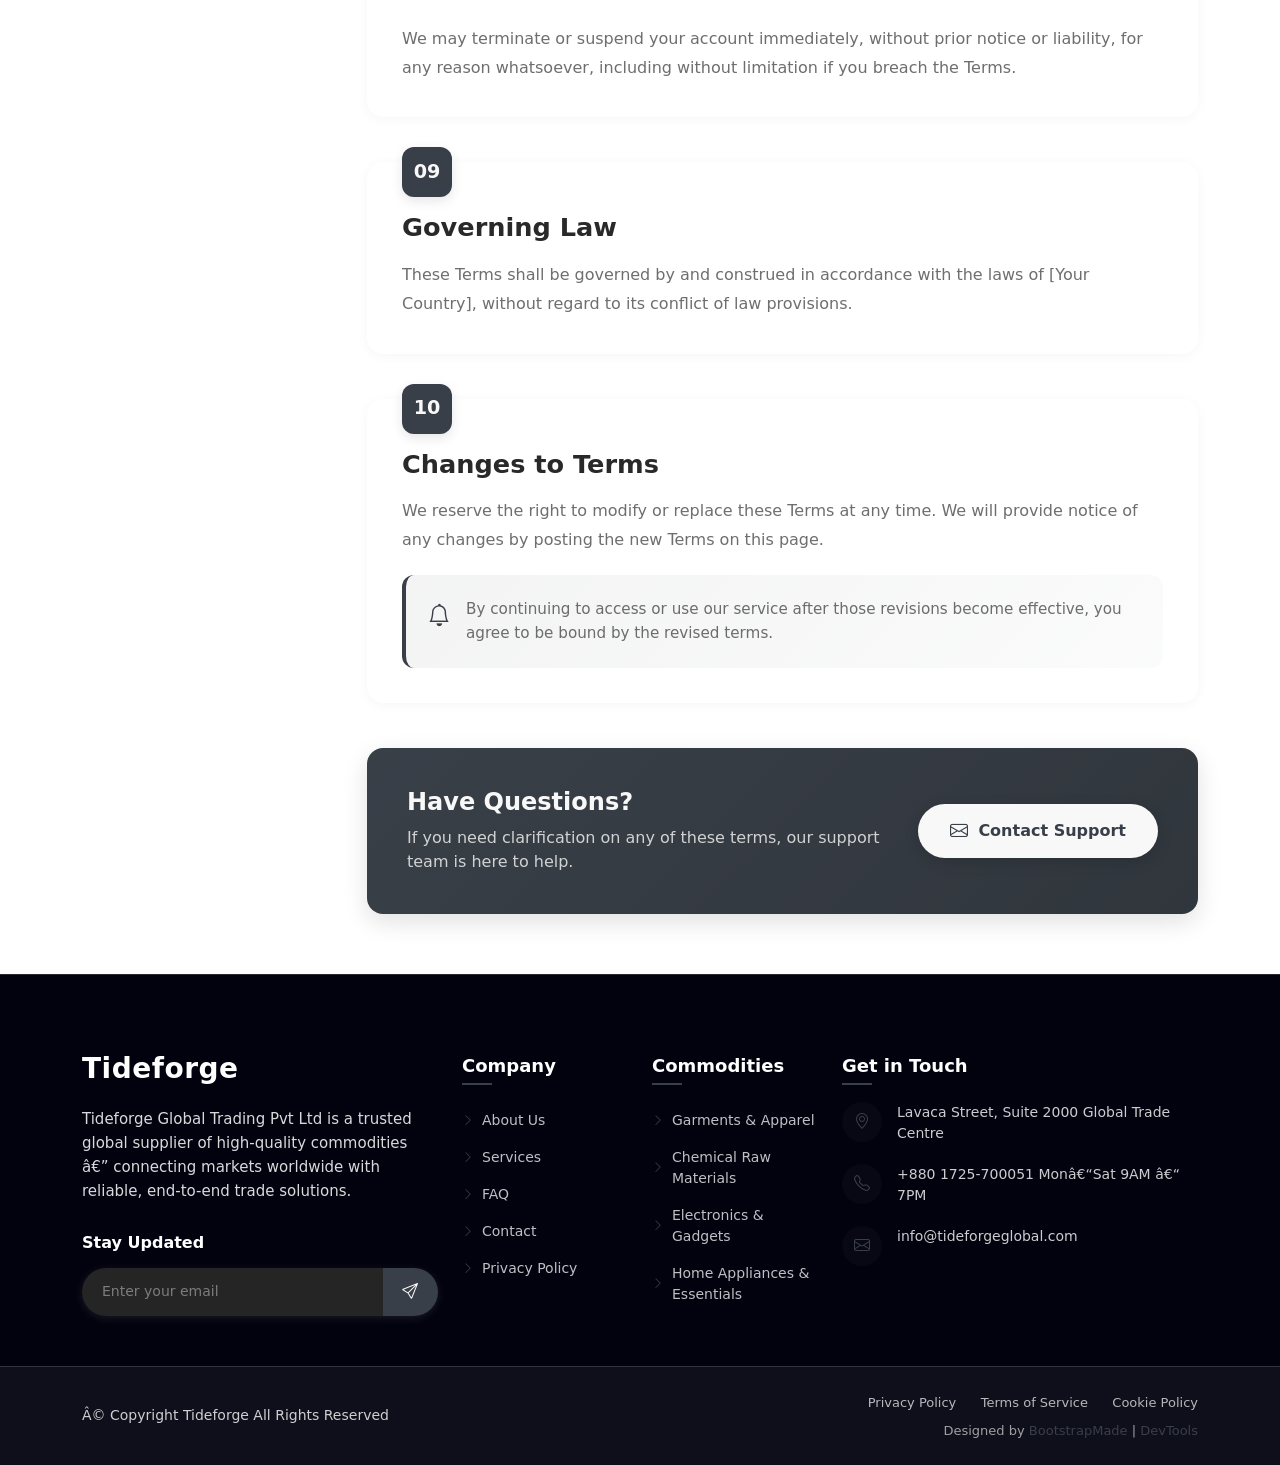
<file: terms.html>
﻿<!DOCTYPE html>

<html lang="en">
<head>
<meta charset="utf-8"/>
<meta content="width=device-width, initial-scale=1.0" name="viewport"/>
<title>Terms - Tideforge Global Trading Pvt Ltd</title>
<meta content="" name="description"/>
<meta content="" name="keywords"/>
<!-- Favicons -->
<link href="assets/img/tideforge-logo.jpeg" rel="icon" type="image/jpeg"/>
<link href="assets/img/tideforge-logo.jpeg" rel="apple-touch-icon"/>
<!-- Vendor CSS Files -->
<link href="assets/vendor/bootstrap/css/bootstrap.min.css" rel="stylesheet"/>
<link href="assets/vendor/bootstrap-icons/bootstrap-icons.css" rel="stylesheet"/>
<link href="assets/vendor/aos/aos.css" rel="stylesheet"/>
<link href="assets/vendor/glightbox/css/glightbox.min.css" rel="stylesheet"/>
<link href="assets/vendor/swiper/swiper-bundle.min.css" rel="stylesheet"/>
<!-- Main CSS File -->
<link href="assets/css/main.css" rel="stylesheet"/>
<!-- =======================================================
  * Template Name: Creativo
  * Template URL: https://bootstrapmade.com/creativo-bootstrap-creative-agency-template/
  * Updated: Mar 23 2026 with Bootstrap v5.3.8
  * Author: BootstrapMade.com
  * License: https://bootstrapmade.com/license/
  ======================================================== -->
</head>
<body class="terms-page">
<header class="header d-flex align-items-center sticky-top" id="header">
<div class="container position-relative d-flex align-items-center justify-content-between">
<a class="logo d-flex align-items-center me-auto me-xl-0" href="index.html">
<!-- Uncomment the line below if you also wish to use an image logo -->
<img alt="Tideforge Global Trading Pvt Ltd Logo" src="assets/img/tideforge-logo.jpeg" style="max-height: 58px;"/>

</a>
<nav class="navmenu" id="navmenu">
<ul>
<li><a href="index.html">Home</a></li>
<li><a href="about.html">About</a></li>
<li><a href="services.html">Services</a></li>
<li><a href="index.html#portfolio">Commodities</a></li>
<li><a href="faq.html">FAQ</a></li>
<!-- <li class="dropdown"><a href="#"><span>Pages</span> <i class="bi bi-chevron-down toggle-dropdown"></i></a>
<ul>
<li><a href="about.html">About Us</a></li>
<li class="dropdown"><a href="services.html"><span>Services</span> <i class="bi bi-chevron-down toggle-dropdown"></i></a>
<ul>
<li><a href="faq.html">FAQ</a></li>
<li><a href="contact.html">Contact</a></li>
<li><a href="privacy.html">Privacy Policy</a></li>
<li><a href="terms.html">Terms of Service</a></li>
<li><a href="service-details.html">Service Details</a></li>
</ul>
</li>
<li><a href="#">Dropdown 2</a></li>
<li><a href="#">Dropdown 3</a></li>
<li><a href="#">Dropdown 4</a></li>
</ul>
</li> -->
<li><a href="contact.html">Contact</a></li>
</ul>
<i class="mobile-nav-toggle d-xl-none bi bi-list"></i>
</nav></div>
</header>
<main class="main">
<!-- Terms Of Service Section -->
<section class="terms-of-service section" id="terms-of-service">
<div class="container" data-aos="fade-up">
<!-- Page Header -->
<div class="tos-header" data-aos="fade-up">
<div class="header-content">
<div class="badge-wrapper">
<i class="bi bi-shield-check"></i>
<span class="last-updated">Effective: March 15, 2025</span>
</div>
<h2>Terms of Service</h2>
<p>By using our platform, you acknowledge and accept these terms in their entirety</p>
</div>
</div>
<div class="row">
<!-- Sidebar Navigation -->
<div class="col-lg-3" data-aos="fade-right" data-aos-delay="100">
<div class="tos-sidebar">
<h5>Quick Navigation</h5>
<nav class="terms-nav">
<a class="nav-item active" href="#agreement">
<span class="number">01</span>
<span class="text">Agreement</span>
</a>
<a class="nav-item" href="#intellectual-property">
<span class="number">02</span>
<span class="text">IP Rights</span>
</a>
<a class="nav-item" href="#user-accounts">
<span class="number">03</span>
<span class="text">User Accounts</span>
</a>
<a class="nav-item" href="#prohibited">
<span class="number">04</span>
<span class="text">Prohibited Use</span>
</a>
<a class="nav-item" href="#disclaimer">
<span class="number">05</span>
<span class="text">Disclaimers</span>
</a>
<a class="nav-item" href="#limitation">
<span class="number">06</span>
<span class="text">Liability</span>
</a>
<a class="nav-item" href="#indemnification">
<span class="number">07</span>
<span class="text">Indemnification</span>
</a>
<a class="nav-item" href="#termination">
<span class="number">08</span>
<span class="text">Termination</span>
</a>
<a class="nav-item" href="#governing-law">
<span class="number">09</span>
<span class="text">Governing Law</span>
</a>
<a class="nav-item" href="#changes">
<span class="number">10</span>
<span class="text">Changes</span>
</a>
</nav>
</div>
</div>
<!-- Main Content -->
<div class="col-lg-9" data-aos="fade-left" data-aos-delay="100">
<div class="tos-content">
<!-- Agreement Section -->
<div class="content-section" id="agreement">
<div class="section-number">01</div>
<h3>Agreement to Terms</h3>
<p>By accessing our website and services, you agree to be bound by these Terms of Service and all applicable laws and regulations. If you do not agree with any of these terms, you are prohibited from using or accessing our services.</p>
<div class="highlight-card">
<div class="card-icon">
<i class="bi bi-info-circle"></i>
</div>
<div class="card-text">
<p>These terms apply to all users, visitors, and others who access or use our services.</p>
</div>
</div>
</div>
<!-- Intellectual Property -->
<div class="content-section" id="intellectual-property">
<div class="section-number">02</div>
<h3>Intellectual Property Rights</h3>
<p>Our service and its original content, features, and functionality are owned by us and are protected by international copyright, trademark, patent, trade secret, and other intellectual property laws.</p>
<div class="list-grid">
<div class="list-card">
<i class="bi bi-check-circle"></i>
<span>All content is our exclusive property</span>
</div>
<div class="list-card">
<i class="bi bi-check-circle"></i>
<span>You may not copy or modify the content</span>
</div>
<div class="list-card">
<i class="bi bi-check-circle"></i>
<span>Our trademarks may not be used without permission</span>
</div>
<div class="list-card">
<i class="bi bi-check-circle"></i>
<span>Content is for personal, non-commercial use only</span>
</div>
</div>
</div>
<!-- User Accounts -->
<div class="content-section" id="user-accounts">
<div class="section-number">03</div>
<h3>User Accounts</h3>
<p>When you create an account with us, you must provide accurate, complete, and current information. Failure to do so constitutes a breach of the Terms, which may result in immediate termination of your account.</p>
<div class="warning-card">
<div class="warning-header">
<i class="bi bi-exclamation-triangle"></i>
<h5>Security Responsibility</h5>
</div>
<p>You are responsible for safeguarding the password and for all activities that occur under your account.</p>
</div>
</div>
<!-- Prohibited Activities -->
<div class="content-section" id="prohibited">
<div class="section-number">04</div>
<h3>Prohibited Activities</h3>
<p>You may not access or use the Service for any purpose other than that for which we make it available.</p>
<div class="prohibited-grid">
<div class="prohibited-card">
<div class="prohibited-icon">
<i class="bi bi-x-circle"></i>
</div>
<p>Systematic retrieval of data or content</p>
</div>
<div class="prohibited-card">
<div class="prohibited-icon">
<i class="bi bi-x-circle"></i>
</div>
<p>Publishing malicious content</p>
</div>
<div class="prohibited-card">
<div class="prohibited-icon">
<i class="bi bi-x-circle"></i>
</div>
<p>Engaging in unauthorized framing</p>
</div>
<div class="prohibited-card">
<div class="prohibited-icon">
<i class="bi bi-x-circle"></i>
</div>
<p>Attempting to gain unauthorized access</p>
</div>
</div>
</div>
<!-- Disclaimers -->
<div class="content-section" id="disclaimer">
<div class="section-number">05</div>
<h3>Disclaimers</h3>
<p>Your use of our service is at your sole risk. The service is provided "AS IS" and "AS AVAILABLE" without warranties of any kind, whether express or implied.</p>
<div class="disclaimer-card">
<h6>We do not guarantee that:</h6>
<ul class="disclaimer-list">
<li>
<i class="bi bi-dash"></i>
<span>The service will meet your requirements</span>
</li>
<li>
<i class="bi bi-dash"></i>
<span>The service will be uninterrupted or error-free</span>
</li>
<li>
<i class="bi bi-dash"></i>
<span>Results from using the service will be accurate</span>
</li>
<li>
<i class="bi bi-dash"></i>
<span>Any errors will be corrected</span>
</li>
</ul>
</div>
</div>
<!-- Limitation of Liability -->
<div class="content-section" id="limitation">
<div class="section-number">06</div>
<h3>Limitation of Liability</h3>
<p>In no event shall we be liable for any indirect, punitive, incidental, special, consequential, or exemplary damages arising out of or in connection with your use of the service.</p>
</div>
<!-- Indemnification -->
<div class="content-section" id="indemnification">
<div class="section-number">07</div>
<h3>Indemnification</h3>
<p>You agree to defend, indemnify, and hold us harmless from and against any claims, liabilities, damages, losses, and expenses arising out of your use of the service.</p>
</div>
<!-- Termination -->
<div class="content-section" id="termination">
<div class="section-number">08</div>
<h3>Termination</h3>
<p>We may terminate or suspend your account immediately, without prior notice or liability, for any reason whatsoever, including without limitation if you breach the Terms.</p>
</div>
<!-- Governing Law -->
<div class="content-section" id="governing-law">
<div class="section-number">09</div>
<h3>Governing Law</h3>
<p>These Terms shall be governed by and construed in accordance with the laws of [Your Country], without regard to its conflict of law provisions.</p>
</div>
<!-- Changes -->
<div class="content-section" id="changes">
<div class="section-number">10</div>
<h3>Changes to Terms</h3>
<p>We reserve the right to modify or replace these Terms at any time. We will provide notice of any changes by posting the new Terms on this page.</p>
<div class="notice-card">
<i class="bi bi-bell"></i>
<p>By continuing to access or use our service after those revisions become effective, you agree to be bound by the revised terms.</p>
</div>
</div>
<!-- Contact Section -->
<div class="tos-contact" data-aos="fade-up" data-aos-delay="200">
<div class="contact-wrapper">
<div class="contact-info">
<h4>Have Questions?</h4>
<p>If you need clarification on any of these terms, our support team is here to help.</p>
</div>
<a class="contact-btn" href="#">
<i class="bi bi-envelope"></i>
<span>Contact Support</span>
</a>
</div>
</div>
</div>
</div>
</div>
</div>
</section><!-- /Terms Of Service Section -->
</main>
<footer class="footer dark-background" id="footer">
<div class="container">
<div class="row gy-5">
<div class="col-lg-4">
<div class="footer-content">
<a class="logo d-flex align-items-center mb-4" href="index.html">
<span class="sitename">Tideforge</span>
</a>
<p class="mb-4">Tideforge Global Trading Pvt Ltd is a trusted global supplier of high-quality commodities â€” connecting markets worldwide with reliable, end-to-end trade solutions.</p>
<div class="newsletter-form">
<h5>Stay Updated</h5>
<form action="forms/newsletter.php" class="php-email-form" method="post">
<div class="input-group">
<input class="form-control" name="email" placeholder="Enter your email" required="" type="email"/>
<button class="btn-subscribe" type="submit">
<i class="bi bi-send"></i>
</button>
</div>
<div class="loading">Loading</div>
<div class="error-message"></div>
<div class="sent-message">Thank you for subscribing!</div>
</form>
</div>
</div>
</div>
<div class="col-lg-2 col-6">
<div class="footer-links">
<h4>Company</h4>
<ul>
<li><a href="about.html"><i class="bi bi-chevron-right"></i> About Us</a></li>
<li><a href="services.html"><i class="bi bi-chevron-right"></i> Services</a></li>
<li><a href="faq.html"><i class="bi bi-chevron-right"></i> FAQ</a></li>
<li><a href="contact.html"><i class="bi bi-chevron-right"></i> Contact</a></li>
<li><a href="privacy.html"><i class="bi bi-chevron-right"></i> Privacy Policy</a></li>
</ul>
</div>
</div>
<div class="col-lg-2 col-6">
<div class="footer-links">
<h4>Commodities</h4>
<ul>
<li><a href="index.html#portfolio"><i class="bi bi-chevron-right"></i> Garments &amp; Apparel</a></li>
<li><a href="index.html#portfolio"><i class="bi bi-chevron-right"></i> Chemical Raw Materials</a></li>
<li><a href="index.html#portfolio"><i class="bi bi-chevron-right"></i> Electronics &amp; Gadgets</a></li>
<li><a href="index.html#portfolio"><i class="bi bi-chevron-right"></i> Home Appliances &amp; Essentials</a></li></ul>
</div>
</div>
<div class="col-lg-4">
<div class="footer-contact">
<h4>Get in Touch</h4>
<div class="contact-item">
<div class="contact-icon">
<i class="bi bi-geo-alt"></i>
</div>
<div class="contact-info">
<p>Lavaca Street, Suite 2000 Global Trade Centre</p>
</div>
</div>
<div class="contact-item">
<div class="contact-icon">
<i class="bi bi-telephone"></i>
</div>
<div class="contact-info">
<p>+880 1725-700051 Monâ€“Sat 9AM â€“ 7PM</p>
</div>
</div>
<div class="contact-item">
<div class="contact-icon">
<i class="bi bi-envelope"></i>
</div>
<div class="contact-info">
<p>info@tideforgeglobal.com</p>
</div>
</div></div>
</div>
</div>
</div>
<div class="footer-bottom">
<div class="container">
<div class="row align-items-center">
<div class="col-lg-6">
<div class="copyright">
<p>Â© Copyright Tideforge All Rights Reserved</p>
</div>
</div>
<div class="col-lg-6">
<div class="footer-bottom-links">
<a href="#">Privacy Policy</a>
<a href="#">Terms of Service</a>
<a href="#">Cookie Policy</a>
</div>
<div class="credits">
<!-- All the links in the footer should remain intact. -->
<!-- You can delete the links only if you've purchased the pro version. -->
<!-- Licensing information: https://bootstrapmade.com/license/ -->
<!-- Purchase the pro version with working PHP/AJAX contact form: [buy-url] -->
              Designed by <a href="https://bootstrapmade.com/">BootstrapMade</a> | <a href="https://bootstrapmade.com/tools/">DevTools</a>
</div>
</div>
</div>
</div>
</div>
</footer>
<!-- Scroll Top -->
<a class="scroll-top d-flex align-items-center justify-content-center" href="#" id="scroll-top"><i class="bi bi-arrow-up-short"></i></a>
<!-- Preloader -->
<div id="preloader"></div>
<!-- Vendor JS Files -->
<script src="assets/vendor/bootstrap/js/bootstrap.bundle.min.js"></script>
<script src="assets/vendor/php-email-form/validate.js"></script>
<script src="assets/vendor/aos/aos.js"></script>
<script src="assets/vendor/purecounter/purecounter_vanilla.js"></script>
<script src="assets/vendor/imagesloaded/imagesloaded.pkgd.min.js"></script>
<script src="assets/vendor/isotope-layout/isotope.pkgd.min.js"></script>
<script src="assets/vendor/glightbox/js/glightbox.min.js"></script>
<script src="assets/vendor/swiper/swiper-bundle.min.js"></script>
<!-- Main JS File -->
<script src="assets/js/main.js"></script>
</body>
</html>
</file>
<file: assets/css/main.css>
/**
* Template Name: Creativo
* Template URL: https://bootstrapmade.com/creativo-bootstrap-creative-agency-template/
* Updated: Mar 23 2026 with Bootstrap v5.3.8
* Author: BootstrapMade.com
* License: https://bootstrapmade.com/license/
*/

/*--------------------------------------------------------------
# Font & Color Variables
# Help: https://bootstrapmade.com/color-system/
--------------------------------------------------------------*/
/* Fonts */
:root {
  --default-font: system-ui, -apple-system, "Segoe UI", Roboto, "Helvetica Neue", Arial, "Noto Sans", "Liberation Sans", sans-serif, "Apple Color Emoji", "Segoe UI Emoji", "Segoe UI Symbol", "Noto Color Emoji";
  --heading-font: inherit;
  --nav-font: inherit;
}

/* Global Colors - The following color variables are used throughout the website. Updating them here will change the color scheme of the entire website */
:root { 
  --background-color: #ffffff; /* Background color for the entire website, including individual sections */
  --default-color: #3d3d3d; /* Default color used for the majority of the text content across the entire website */
  --heading-color: #292929; /* Color for headings, subheadings and title throughout the website */
  --accent-color: color-mix(in srgb, #0b1f46 80%, #f2c14e 20%); /* 80% navy blue + 20% yellow */
  --circle-color: color-mix(in srgb, white 88% , #0b1f46); /* A lighter version of the accent color, used for decorative circular elements in the background of sections. */
  --surface-color: #ffffff; /* The surface color is used as a background of boxed elements within sections, such as cards, icon boxes, or other elements that require a visual separation from the global background. */
  --contrast-color: #f8f8f8; /* Contrast color for text, ensuring readability against backgrounds of accent, heading, or default colors. */
  --contra-color:black
}

/* Nav Menu Colors - The following color variables are used specifically for the navigation menu. They are separate from the global colors to allow for more customization options */
:root {
  --nav-color: #d3d3d3;  /* The default color of the main navmenu links */
  --nav-hover-color: #ffffff; /* Applied to main navmenu links when they are hovered over or active */
  --nav-mobile-background-color: #ffffff; /* Used as the background color for mobile navigation menu */
  --nav-dropdown-background-color: #ffffff; /* Used as the background color for dropdown items that appear when hovering over primary navigation items */
  --nav-dropdown-color: #3d3d3d; /* Used for navigation links of the dropdown items in the navigation menu. */
  --nav-dropdown-hover-color: var(--accent-color); /* Similar to --nav-hover-color, this color is applied to dropdown navigation links when they are hovered over. */
}

/* Color Presets - These classes override global colors when applied to any section or element, providing reuse of the sam color scheme. */

.light-background {
  --background-color: #f8f8f8;
  --surface-color: #ffffff;
}

.dark-background {
  --background-color: #01020e;
  --default-color: #ffffff;
  --heading-color: #ffffff;
  --surface-color: #252525;
  --contrast-color: #ffffff;
}

/* Smooth scroll */
:root {
  scroll-behavior: smooth;
}

html,
body {
  max-width: 100%;
  overflow-x: hidden;
}

/*--------------------------------------------------------------
# General Styling & Shared Classes
--------------------------------------------------------------*/
body {
  color: var(--default-color);
  background-color: var(--background-color);
  font-family: var(--default-font);
}

a {
  color: var(--accent-color);
  text-decoration: none;
  transition: 0.3s;
}

a:hover {
  color: color-mix(in srgb, var(--accent-color), transparent 25%);
  text-decoration: none;
}

h1,
h2,
h3,
h4,
h5,
h6 {
  color: var(--heading-color);
  font-family: var(--heading-font);
}

/* PHP Email Form Messages
------------------------------*/
.php-email-form .error-message {
  display: none;
  background: #df1529;
  color: #ffffff;
  text-align: left;
  padding: 15px;
  margin-bottom: 24px;
  font-weight: 600;
}

.php-email-form .sent-message {
  display: none;
  color: #ffffff;
  background: #059652;
  text-align: center;
  padding: 15px;
  margin-bottom: 24px;
  font-weight: 600;
}

.php-email-form .loading {
  display: none;
  background: var(--surface-color);
  text-align: center;
  padding: 15px;
  margin-bottom: 24px;
}

.php-email-form .loading:before {
  content: "";
  display: inline-block;
  border-radius: 50%;
  width: 24px;
  height: 24px;
  margin: 0 10px -6px 0;
  border: 3px solid var(--accent-color);
  border-top-color: var(--surface-color);
  animation: php-email-form-loading 1s linear infinite;
}

@keyframes php-email-form-loading {
  0% {
    transform: rotate(0deg);
  }

  100% {
    transform: rotate(360deg);
  }
}

/*--------------------------------------------------------------
# Global Header
--------------------------------------------------------------*/
.header {
  --background-color: #000000;
  --default-color: #ffffff;
  --heading-color: #ffffff;
  --surface-color: #1b1933;
  color: var(--default-color);
  background:  linear-gradient(90deg, #928e78 0%, #250b46 46%, #2b1c5d 100%);
  padding: 5px 0;
  transition: all 0.5s;
  z-index: 997;
  
}

.header .logo {
  line-height: 1;
  opacity: 0.99;
  transition: opacity 0.3s ease;
  
}

.header .logo:hover {
  opacity: 1;
}

.header .logo img {
  max-height: 98px;
  width: 60px;
  margin-right: 8px;
   border-radius: 8px;
  filter: drop-shadow(0 4px 10px rgba(0, 0, 0, 0.45));
  transition: filter 0.3s ease, transform 0.3s ease;
}

.header .logo:hover img {
   border-radius: 8px;
  filter: drop-shadow(0 6px 14px rgba(0, 0, 0, 0.55));
  transform: translateY(-1px);
}

.header .logo h1 {
  font-size: 26px;
  margin: 0;
  font-weight: 700;
  color: var(--heading-color);
}

.header .header-social-links {
  padding-right: 15px;
}

.header .header-social-links a {
  color: color-mix(in srgb, var(--default-color), transparent 40%);
  padding-left: 6px;
  display: inline-block;
  transition: 0.3s;
  font-size: 16px;
}

.header .header-social-links a:hover {
  color: var(--accent-color);
}

.header .header-social-links a i {
  line-height: 0px;
}

@media (max-width: 1200px) {
  .header .logo {
    order: 1;
  }

  .header .header-social-links {
    order: 2;
  }

  .header .navmenu {
    order: 3;
  }
}

.scrolled .header {
  box-shadow: 0px 0 18px rgba(0, 0, 0, 0.1);
}

/*--------------------------------------------------------------
# Navigation Menu
--------------------------------------------------------------*/
/* Desktop Navigation */
@media (min-width: 1200px) {
  .navmenu {
    padding: 0;
  }

  .navmenu ul {
    margin: 0;
    padding: 0;
    display: flex;
    list-style: none;
    align-items: center;
  }

  .navmenu li {
    position: relative;
  }

  .navmenu>ul>li {
    white-space: nowrap;
    padding: 15px 14px;
  }

  .navmenu>ul>li:last-child {
    padding-right: 0;
  }

  .navmenu a,
  .navmenu a:focus {
    color: var(--nav-color);
    font-size: 15px;
    padding: 0 2px;
    font-family: var(--nav-font);
    font-weight: 400;
    display: flex;
    align-items: center;
    justify-content: space-between;
    white-space: nowrap;
    transition: 0.3s;
    position: relative;
  }

  .navmenu a i,
  .navmenu a:focus i {
    font-size: 12px;
    line-height: 0;
    margin-left: 5px;
    transition: 0.3s;
  }

  .navmenu>ul>li>a:before {
    content: "";
    position: absolute;
    width: 100%;
    height: 2px;
    bottom: -6px;
    left: 0;
    background-color: var(--accent-color);
    visibility: hidden;
    width: 0px;
    transition: all 0.3s ease-in-out 0s;
  }

  .navmenu a:hover:before,
  .navmenu li:hover>a:before,
  .navmenu .active:before {
    visibility: visible;
    width: 100%;
  }

  .navmenu li:hover>a,
  .navmenu .active,
  .navmenu .active:focus {
    color: var(--nav-hover-color);
  }

  .navmenu .dropdown ul {
    margin: 0;
    padding: 10px 0;
    background: var(--nav-dropdown-background-color);
    display: block;
    position: absolute;
    visibility: hidden;
    left: 14px;
    top: 130%;
    opacity: 0;
    transition: 0.3s;
    border-radius: 4px;
    z-index: 99;
    box-shadow: 0px 0px 30px rgba(0, 0, 0, 0.1);
  }

  .navmenu .dropdown ul li {
    min-width: 200px;
  }

  .navmenu .dropdown ul a {
    padding: 10px 20px;
    font-size: 15px;
    text-transform: none;
    color: var(--nav-dropdown-color);
  }

  .navmenu .dropdown ul a i {
    font-size: 12px;
  }

  .navmenu .dropdown ul a:hover,
  .navmenu .dropdown ul .active:hover,
  .navmenu .dropdown ul li:hover>a {
    color: var(--nav-dropdown-hover-color);
  }

  .navmenu .dropdown:hover>ul {
    opacity: 1;
    top: 100%;
    visibility: visible;
  }

  .navmenu .dropdown .dropdown ul {
    top: 0;
    left: -90%;
    visibility: hidden;
  }

  .navmenu .dropdown .dropdown:hover>ul {
    opacity: 1;
    top: 0;
    left: -100%;
    visibility: visible;
  }
}

/* Mobile Navigation */
@media (max-width: 1199px) {
  .mobile-nav-toggle {
    color: var(--nav-color);
    font-size: 28px;
    line-height: 0;
    margin-right: 10px;
    cursor: pointer;
    transition: color 0.3s;
  }

  .navmenu {
    padding: 0;
    z-index: 9997;
  }

  .navmenu ul {
    display: none;
    list-style: none;
    position: absolute;
    inset: 60px 20px 20px 20px;
    padding: 10px 0;
    margin: 0;
    border-radius: 6px;
    background-color: var(--nav-mobile-background-color);
    border: 1px solid color-mix(in srgb, var(--default-color), transparent 90%);
    box-shadow: none;
    overflow-y: auto;
    transition: 0.3s;
    z-index: 9998;
  }

  .navmenu a,
  .navmenu a:focus {
    color: var(--nav-dropdown-color);
    padding: 10px 20px;
    font-family: var(--nav-font);
    font-size: 17px;
    font-weight: 500;
    display: flex;
    align-items: center;
    justify-content: space-between;
    white-space: nowrap;
    transition: 0.3s;
  }

  .navmenu a i,
  .navmenu a:focus i {
    font-size: 12px;
    line-height: 0;
    margin-left: 5px;
    width: 30px;
    height: 30px;
    display: flex;
    align-items: center;
    justify-content: center;
    border-radius: 50%;
    transition: 0.3s;
    background-color: color-mix(in srgb, var(--accent-color), transparent 90%);
  }

  .navmenu a i:hover,
  .navmenu a:focus i:hover {
    background-color: var(--accent-color);
    color: var(--contrast-color);
  }

  .navmenu a:hover,
  .navmenu .active,
  .navmenu .active:focus {
    color: var(--nav-dropdown-hover-color);
  }

  .navmenu .active i,
  .navmenu .active:focus i {
    background-color: var(--accent-color);
    color: var(--contrast-color);
    transform: rotate(180deg);
  }

  .navmenu .dropdown ul {
    position: static;
    display: none;
    z-index: 99;
    padding: 10px 0;
    margin: 10px 20px;
    background-color: var(--nav-dropdown-background-color);
    transition: all 0.5s ease-in-out;
  }

  .navmenu .dropdown ul ul {
    background-color: rgba(33, 37, 41, 0.1);
  }

  .navmenu .dropdown>.dropdown-active {
    display: block;
    background-color: rgba(33, 37, 41, 0.03);
  }

  .mobile-nav-active {
    overflow: hidden;
  }

  .mobile-nav-active .mobile-nav-toggle {
    color: #fff;
    position: absolute;
    font-size: 32px;
    top: 15px;
    right: 15px;
    margin-right: 0;
    z-index: 9999;
  }

  .mobile-nav-active .navmenu {
    position: fixed;
    overflow: hidden;
    inset: 0;
    background: rgba(33, 37, 41, 0.8);
    transition: 0.3s;
  }

  .mobile-nav-active .navmenu>ul {
    display: block;
  }
}

/*--------------------------------------------------------------
# Global Footer
--------------------------------------------------------------*/
.footer {
  color: var(--default-color);
  background: var(--background-color);
  font-size: 14px;
  padding: 80px 0 0;
  position: relative;
  border-top: 1px solid color-mix(in srgb, var(--default-color), transparent 85%);
}

.footer .footer-content .logo {
  line-height: 1;
}

.footer .footer-content .logo span {
  color: var(--heading-color);
  font-size: 28px;
  font-weight: 700;
  letter-spacing: 0.5px;
  font-family: var(--heading-font);
}

.footer .footer-content p {
  font-size: 15px;
  line-height: 1.6;
  color: color-mix(in srgb, var(--default-color), transparent 15%);
}

.footer .newsletter-form {
  margin-top: 30px;
}

.footer .newsletter-form h5 {
  color: var(--heading-color);
  font-size: 16px;
  font-weight: 600;
  margin-bottom: 15px;
  font-family: var(--heading-font);
}

.footer .newsletter-form .input-group {
  position: relative;
  display: flex;
  border-radius: 50px;
  overflow: hidden;
  box-shadow: 0 2px 10px color-mix(in srgb, var(--default-color), transparent 90%);
}

.footer .newsletter-form input[type=email] {
  flex: 1;
  padding: 12px 20px;
  border: none;
  background-color: var(--surface-color);
  color: var(--default-color);
  font-size: 14px;
}

.footer .newsletter-form input[type=email]:focus {
  outline: none;
  box-shadow: none;
}

.footer .newsletter-form input[type=email]::placeholder {
  color: color-mix(in srgb, var(--default-color), transparent 60%);
}

.footer .newsletter-form .btn-subscribe {
  background-color: var(--accent-color);
  color: var(--contrast-color);
  border: none;
  padding: 12px 20px;
  cursor: pointer;
  transition: 0.3s;
}

.footer .newsletter-form .btn-subscribe:hover {
  background-color: color-mix(in srgb, var(--accent-color), black 10%);
}

.footer .newsletter-form .btn-subscribe i {
  font-size: 16px;
}

.footer .newsletter-form .loading,
.footer .newsletter-form .error-message,
.footer .newsletter-form .sent-message {
  font-size: 13px;
  margin-top: 8px;
}

.footer h4 {
  color: var(--heading-color);
  font-size: 18px;
  font-weight: 600;
  margin-bottom: 25px;
  position: relative;
  font-family: var(--heading-font);
}

.footer h4:after {
  content: "";
  position: absolute;
  left: 0;
  bottom: -8px;
  width: 30px;
  height: 2px;
  background-color: var(--accent-color);
}

.footer .footer-links ul {
  list-style: none;
  padding: 0;
  margin: 0;
}

.footer .footer-links ul li {
  padding: 8px 0;
  display: flex;
  align-items: center;
  transition: 0.3s;
}

.footer .footer-links ul li:hover {
  transform: translateX(5px);
}

.footer .footer-links ul a {
  color: color-mix(in srgb, var(--default-color), transparent 25%);
  text-decoration: none;
  display: flex;
  align-items: center;
  font-size: 14px;
  transition: 0.3s;
}

.footer .footer-links ul a:hover {
  color: var(--accent-color);
}

.footer .footer-links ul a i {
  margin-right: 8px;
  font-size: 12px;
  color: var(--accent-color);
}

.footer .footer-contact .contact-item {
  display: flex;
  align-items: flex-start;
  margin-bottom: 20px;
}

.footer .footer-contact .contact-item .contact-icon {
  width: 40px;
  height: 40px;
  background-color: color-mix(in srgb, var(--accent-color), transparent 90%);
  border-radius: 50%;
  display: flex;
  align-items: center;
  justify-content: center;
  margin-right: 15px;
  flex-shrink: 0;
}

.footer .footer-contact .contact-item .contact-icon i {
  color: var(--accent-color);
  font-size: 16px;
}

.footer .footer-contact .contact-item .contact-info p {
  margin: 0;
  color: color-mix(in srgb, var(--default-color), transparent 20%);
  font-size: 14px;
  line-height: 1.5;
}

.footer .social-links {
  display: flex;
  gap: 12px;
  margin-top: 25px;
}

.footer .social-links a {
  width: 42px;
  height: 42px;
  background-color: color-mix(in srgb, var(--default-color), transparent 92%);
  color: color-mix(in srgb, var(--default-color), transparent 30%);
  display: flex;
  align-items: center;
  justify-content: center;
  border-radius: 50%;
  transition: 0.3s;
  text-decoration: none;
}

.footer .social-links a:hover {
  background-color: var(--accent-color);
  color: var(--contrast-color);
  transform: translateY(-3px);
}

.footer .social-links a i {
  font-size: 16px;
}

.footer .footer-bottom {
  margin-top: 50px;
  padding: 25px 0;
  background-color: color-mix(in srgb, var(--default-color), transparent 95%);
  border-top: 1px solid color-mix(in srgb, var(--default-color), transparent 85%);
}

.footer .footer-bottom .copyright p {
  margin: 0;
  font-size: 14px;
  color: color-mix(in srgb, var(--default-color), transparent 20%);
}

@media (max-width: 991px) {
  .footer .footer-bottom .copyright p {
    text-align: center;
    margin-bottom: 15px;
  }
}

.footer .footer-bottom .footer-bottom-links {
  text-align: right;
  margin-bottom: 8px;
}

@media (max-width: 991px) {
  .footer .footer-bottom .footer-bottom-links {
    text-align: center;
    margin-bottom: 10px;
  }
}

.footer .footer-bottom .footer-bottom-links a {
  color: color-mix(in srgb, var(--default-color), transparent 30%);
  font-size: 13px;
  margin-left: 20px;
  text-decoration: none;
}

.footer .footer-bottom .footer-bottom-links a:first-child {
  margin-left: 0;
}

.footer .footer-bottom .footer-bottom-links a:hover {
  color: var(--accent-color);
}

@media (max-width: 991px) {
  .footer .footer-bottom .footer-bottom-links a {
    margin: 0 10px;
  }
}

.footer .footer-bottom .credits {
  text-align: right;
  font-size: 13px;
  color: color-mix(in srgb, var(--default-color), transparent 40%);
}

@media (max-width: 991px) {
  .footer .footer-bottom .credits {
    text-align: center;
  }
}

.footer .footer-bottom .credits a {
  color: var(--accent-color);
  text-decoration: none;
}

.footer .footer-bottom .credits a:hover {
  text-decoration: underline;
}

@media (max-width: 768px) {
  .footer {
    padding: 60px 0 0;
  }

  .footer .footer-content {
    text-align: center;
    margin-bottom: 40px;
  }

  .footer .footer-links,
  .footer .footer-contact {
    margin-bottom: 40px;
  }
}

input[type=text],
input[type=email],
textarea {
  color: var(--default-color);
  background-color: var(--surface-color);
  font-size: 14px;
  border-color: color-mix(in srgb, var(--default-color), transparent 80%);
}

input[type=text]:focus,
input[type=email]:focus,
textarea:focus {
  border-color: var(--accent-color);
}

input[type=text]::placeholder,
input[type=email]::placeholder,
textarea::placeholder {
  color: color-mix(in srgb, var(--default-color), transparent 70%);
}

/*--------------------------------------------------------------
# Preloader
--------------------------------------------------------------*/
#preloader {
  position: fixed;
  inset: 0;
  z-index: 999999;
  overflow: hidden;
  background: var(--background-color);
  transition: all 0.6s ease-out;
}

#preloader:before {
  content: "";
  position: fixed;
  top: calc(50% - 30px);
  left: calc(50% - 30px);
  border: 6px solid #ffffff;
  border-color: var(--accent-color) transparent var(--accent-color) transparent;
  border-radius: 50%;
  width: 60px;
  height: 60px;
  animation: animate-preloader 1.5s linear infinite;
}

@keyframes animate-preloader {
  0% {
    transform: rotate(0deg);
  }

  100% {
    transform: rotate(360deg);
  }
}

/*--------------------------------------------------------------
# Scroll Top Button
--------------------------------------------------------------*/
.scroll-top {
  position: fixed;
  visibility: hidden;
  opacity: 0;
  right: 15px;
  bottom: -15px;
  z-index: 99999;
  background-color: var(--accent-color);
  width: 44px;
  height: 44px;
  border-radius: 50px;
  transition: all 0.4s;
}

.scroll-top i {
  font-size: 24px;
  color: var(--contrast-color);
  line-height: 0;
}

.scroll-top:hover {
  background-color: color-mix(in srgb, var(--accent-color), transparent 20%);
  color: var(--contrast-color);
}

.scroll-top.active {
  visibility: visible;
  opacity: 1;
  bottom: 15px;
}

/*--------------------------------------------------------------
# Disable aos animation delay on mobile devices
--------------------------------------------------------------*/
@media screen and (max-width: 768px) {
  [data-aos-delay] {
    transition-delay: 0 !important;
  }
}

/*--------------------------------------------------------------
# Global Page Titles & Breadcrumbs
--------------------------------------------------------------*/
.page-title {
  color: var(--default-color);
  background-color: var(--background-color);
  position: relative;
}

.page-title .heading {
  padding: 80px 0;
  border-top: 1px solid color-mix(in srgb, var(--default-color), transparent 90%);
}

.page-title .heading h1 {
  font-size: 38px;
  font-weight: 700;
}

.page-title nav {
  background-color: color-mix(in srgb, var(--default-color), transparent 96%);
  padding: 20px 0;
}

.page-title nav ol {
  display: flex;
  flex-wrap: wrap;
  list-style: none;
  padding: 0;
  margin: 0;
  font-size: 16px;
  font-weight: 400;
}

.page-title nav ol li+li {
  padding-left: 10px;
}

.page-title nav ol li+li::before {
  content: "/";
  display: inline-block;
  padding-right: 10px;
  color: color-mix(in srgb, var(--default-color), transparent 70%);
}

/*--------------------------------------------------------------
# Global Sections
--------------------------------------------------------------*/
section,
.section {
  color: var(--default-color);
  background-color: var(--background-color);
  padding: 60px 0;
  scroll-margin-top: 90px;
  overflow: clip;
}

@media (max-width: 1199px) {

  section,
  .section {
    scroll-margin-top: 66px;
  }
}

/*--------------------------------------------------------------
# Global Section Titles
--------------------------------------------------------------*/
.section-title {
  text-align: center;
  padding-bottom: 60px;
  position: relative;
}

.section-title h2 {
  font-size: 36px;
  font-weight: 400;
  margin-bottom: 20px;
  padding-bottom: 20px;
  position: relative;
}

.section-title h2:before {
  content: "";
  position: absolute;
  display: block;
  width: 160px;
  height: 1px;
  background: color-mix(in srgb, var(--default-color), transparent 60%);
  left: 0;
  right: 0;
  bottom: 1px;
  margin: auto;
}

.section-title h2::after {
  content: "";
  position: absolute;
  display: block;
  width: 60px;
  height: 3px;
  background: var(--accent-color);
  left: 0;
  right: 0;
  bottom: 0;
  margin: auto;
}

.section-title p {
  margin-bottom: 0;
}

/*--------------------------------------------------------------
# Hero Section
--------------------------------------------------------------*/
.hero {
  padding: 140px 0 100px;
}

.hero .hero-header {
  text-align: center;
  max-width: 800px;
  margin: 0 auto;
}

.hero .hero-header h1 {
  font-size: 52px;
  font-weight: 800;
  line-height: 1.15;
  letter-spacing: -1px;
}

.hero .hero-header h1 .highlight {
  color: var(--accent-color);
  position: relative;
}

.hero .hero-header h1 .highlight::after {
  content: "";
  position: absolute;
  bottom: 5px;
  left: 0;
  width: 100%;
  height: 8px;
  background: color-mix(in srgb, var(--accent-color), transparent 70%);
  z-index: -1;
}

.hero .media-block {
  position: relative;
  border-radius: 20px;
  overflow: hidden;
  height: 100%;
  min-height: 128px;
  aspect-ratio: 16 / 7;
  background: #0a1731;
}

.hero .media-block img {
  width: 100%;
  height: 100%;
  object-fit: cover;
}

.hero .media-block .hero-carousel,
.hero .media-block .hero-carousel .carousel-inner,
.hero .media-block .hero-carousel .carousel-item {
  height: 100%;
  min-height: 100%;
  backface-visibility: hidden;
  -webkit-backface-visibility: hidden;
}

.hero .media-block .hero-carousel .carousel-item {
  transition: opacity 1s ease-in-out;
  will-change: opacity;
}

.hero .media-block .hero-carousel img {
  display: block;
  width: 100%;
  height: 100%;
  object-fit: cover;
  transform: translateZ(0);
  backface-visibility: hidden;
  -webkit-backface-visibility: hidden;
}

.hero .media-block .hero-slide-caption {
  top: 50%;
  left: 50%;
  right: auto;
  bottom: auto;
  width: min(90%, 680px);
  text-align: center;
  background: linear-gradient(120deg, rgba(5, 20, 44, 0.82), rgba(5, 20, 44, 0.45));
  border: 1px solid rgba(255, 255, 255, 0.15);
  border-radius: 14px;
  padding: 20px 22px;
  opacity: 0;
  transform: translate(-50%, calc(-50% + 18px));
  transition: opacity 0.7s ease, transform 0.7s ease;
  will-change: opacity, transform;
  pointer-events: none;
}

.hero .media-block .hero-carousel .carousel-item.active .hero-slide-caption {
  opacity: 1;
  transform: translate(-50%, -50%);
}

.hero .media-block .hero-slide-caption .category-tag {
  display: inline-block;
  margin-bottom: 8px;
  padding: 4px 10px;
  border-radius: 20px;
  font-size: 12px;
  letter-spacing: 0.4px;
  color: #fff;
  background: color-mix(in srgb, var(--accent-color), transparent 35%);
}

.hero .media-block .hero-slide-caption h3 {
  margin: 0 0 8px;
  font-size: 24px;
  font-weight: 700;
  color: #fff;
}

.hero .media-block .hero-slide-caption p {
  margin: 0;
  font-size: 14px;
  color: rgba(255, 255, 255, 0.92);
}

.hero .media-block .overlay-content {
  position: absolute;
  bottom: 0;
  left: 0;
  right: 0;
  padding: 30px;
  background: linear-gradient(to top, rgba(0, 0, 0, 0.7), transparent);
}

.hero .media-block .overlay-content .stats-item {
  display: flex;
  flex-direction: column;
}

.hero .media-block .overlay-content .stats-item .number {
  font-size: 48px;
  font-weight: 700;
  color: #fff;
  line-height: 1;
}

.hero .media-block .overlay-content .stats-item .label {
  font-size: 14px;
  color: rgba(255, 255, 255, 0.8);
  margin-top: 5px;
}

.hero .info-block {
  background: var(--surface-color);
  border: 1px solid color-mix(in srgb, var(--default-color), transparent 90%);
  border-radius: 20px;
  padding: 40px;
  height: 100%;
  display: flex;
  flex-direction: column;
  justify-content: center;
}

.hero .info-block .lead-text {
  font-size: 17px;
  line-height: 1.8;
  color: color-mix(in srgb, var(--default-color), transparent 30%);
  margin-bottom: 30px;
}

.hero .info-block .feature-list {
  list-style: none;
  padding: 0;
  margin: 0 0 35px;
}

.hero .info-block .feature-list li {
  display: flex;
  align-items: center;
  gap: 12px;
  font-size: 15px;
  font-weight: 500;
  padding: 10px 0;
  border-bottom: 1px solid color-mix(in srgb, var(--default-color), transparent 92%);
}

.hero .info-block .feature-list li:last-child {
  border-bottom: none;
}

.hero .info-block .feature-list li i {
  color: var(--accent-color);
  font-size: 18px;
}

.hero .info-block .action-row {
  display: flex;
  align-items: center;
  gap: 20px;
  flex-wrap: wrap;
}

.hero .info-block .action-row .btn-get-started {
  display: inline-block;
  padding: 14px 28px;
  background: var(--accent-color);
  color: var(--contrast-color);
  font-size: 15px;
  font-weight: 600;
  border-radius: 10px;
  transition: all 0.3s ease;
}

.hero .info-block .action-row .btn-get-started:hover {
  background: color-mix(in srgb, var(--accent-color), var(--default-color) 15%);
  transform: translateY(-3px);
}

.hero .info-block .action-row .btn-contact {
  display: inline-flex;
  align-items: center;
  gap: 10px;
  font-size: 15px;
  font-weight: 500;
  color: var(--default-color);
  transition: color 0.3s ease;
}

.hero .info-block .action-row .btn-contact i {
  width: 42px;
  height: 42px;
  display: flex;
  align-items: center;
  justify-content: center;
  background: color-mix(in srgb, var(--default-color), transparent 92%);
  border-radius: 50%;
  font-size: 16px;
  transition: all 0.3s ease;
}

.hero .info-block .action-row .btn-contact:hover {
  color: var(--accent-color);
}

.hero .info-block .action-row .btn-contact:hover i {
  background: color-mix(in srgb, var(--accent-color), transparent 85%);
  color: var(--accent-color);
}

@media (max-width: 991px) {
  .hero {
    padding: 80px 0 70px;
  }

  .hero .hero-header h1 {
    font-size: 40px;
  }

  .hero .media-block {
    min-height: 112px;
  }

  .hero .info-block {
    margin-top: 10px;
    padding: 30px;
  }
}

@media (max-width: 575px) {
  .hero {
    padding: 100px 0 50px;
  }

  .hero .hero-header h1 {
    font-size: 32px;
  }

  .hero .hero-header h1 .highlight::after {
    height: 6px;
    bottom: 3px;
  }

  .hero .media-block {
    min-height: 96px;
  }

  .hero .media-block .overlay-content {
    padding: 20px;
  }

  .hero .media-block .hero-slide-caption {
    width: min(92%, 520px);
    padding: 16px;
  }

  .hero .media-block .hero-slide-caption h3 {
    font-size: 19px;
  }

  .hero .media-block .hero-slide-caption p {
    font-size: 13px;
  }

  .hero .media-block .overlay-content .stats-item .number {
    font-size: 36px;
  }

  .hero .info-block {
    padding: 25px;
  }

  .hero .info-block .lead-text {
    font-size: 15px;
  }

  .hero .info-block .action-row {
    flex-direction: column;
    gap: 15px;
  }

  .hero .info-block .action-row .btn-get-started {
    width: 100%;
    text-align: center;
  }
}

/*--------------------------------------------------------------
# About Section
--------------------------------------------------------------*/
.about .about-wrapper {
  display: grid;
  grid-template-columns: 1fr 1fr;
  gap: 4rem;
  align-items: center;
}

@media (max-width: 992px) {
  .about .about-wrapper {
    grid-template-columns: 1fr;
    gap: 3rem;
  }
}

.about .image-gallery {
  position: relative;
}

.about .image-gallery .gallery-grid {
  display: grid;
  grid-template-columns: 1.5fr 1fr;
  gap: 1.5rem;
}

@media (max-width: 576px) {
  .about .image-gallery .gallery-grid {
    grid-template-columns: 1fr;
  }
}

.about .image-gallery .gallery-item {
  overflow: hidden;
  border-radius: 16px;
}

.about .image-gallery .gallery-item img {
  width: 100%;
  height: 100%;
  object-fit: cover;
  transition: transform 0.5s ease;
}

.about .image-gallery .gallery-item:hover img {
  transform: scale(1.05);
}

.about .image-gallery .main-image {
  height: 400px;
  box-shadow: 0 20px 50px color-mix(in srgb, var(--default-color), transparent 85%);
}

@media (max-width: 576px) {
  .about .image-gallery .main-image {
    height: 280px;
  }
}

.about .image-gallery .side-image {
  height: 400px;
  align-self: end;
  margin-top: 3rem;
}

@media (max-width: 576px) {
  .about .image-gallery .side-image {
    height: 220px;
    margin-top: 0;
  }
}

.about .image-gallery .experience-badge {
  position: absolute;
  bottom: -20px;
  left: 50%;
  transform: translateX(-50%);
  z-index: 5;
}

.about .image-gallery .experience-badge .badge-inner {
  background: linear-gradient(135deg, var(--accent-color), color-mix(in srgb, var(--accent-color), black 20%));
  color: var(--contrast-color);
  padding: 1.5rem 2.5rem;
  border-radius: 60px;
  text-align: center;
  box-shadow: 0 15px 40px color-mix(in srgb, var(--accent-color), transparent 60%);
  display: flex;
  align-items: center;
  gap: 0.75rem;
}

@media (max-width: 576px) {
  .about .image-gallery .experience-badge .badge-inner {
    padding: 1rem 1.75rem;
  }
}

.about .image-gallery .experience-badge .number {
  font-size: 2.5rem;
  font-weight: 800;
  line-height: 1;
}

@media (max-width: 576px) {
  .about .image-gallery .experience-badge .number {
    font-size: 2rem;
  }
}

.about .image-gallery .experience-badge .label {
  font-size: 0.875rem;
  font-weight: 600;
  text-transform: uppercase;
  letter-spacing: 1px;
  opacity: 0.9;
}

@media (max-width: 992px) {
  .about .info-panel {
    margin-top: 2rem;
  }
}

.about .info-panel .panel-header {
  margin-bottom: 1.5rem;
}

.about .info-panel .panel-header .tagline {
  display: inline-block;
  background: color-mix(in srgb, var(--accent-color), transparent 88%);
  color: var(--accent-color);
  padding: 0.5rem 1.25rem;
  border-radius: 30px;
  font-size: 0.8rem;
  font-weight: 700;
  text-transform: uppercase;
  letter-spacing: 1px;
  margin-bottom: 1rem;
}

.about .info-panel .panel-header h2 {
  font-size: 2.5rem;
  font-weight: 800;
  line-height: 1.2;
}

@media (max-width: 768px) {
  .about .info-panel .panel-header h2 {
    font-size: 2rem;
  }
}

.about .info-panel .description {
  color: color-mix(in srgb, var(--default-color), transparent 25%);
  font-size: 1.05rem;
  line-height: 1.8;
  margin-bottom: 2rem;
}

.about .info-panel .highlights-row {
  display: grid;
  grid-template-columns: 1fr 1fr;
  gap: 1.5rem;
  margin-bottom: 2.5rem;
}

@media (max-width: 576px) {
  .about .info-panel .highlights-row {
    grid-template-columns: 1fr;
  }
}

.about .info-panel .highlight-box {
  display: flex;
  gap: 1rem;
  padding: 1.5rem;
  background: var(--surface-color);
  border-radius: 12px;
  border: 1px solid color-mix(in srgb, var(--default-color), transparent 90%);
  transition: all 0.3s ease;
}

.about .info-panel .highlight-box:hover {
  box-shadow: 0 10px 30px color-mix(in srgb, var(--default-color), transparent 90%);
  transform: translateY(-3px);
}

.about .info-panel .highlight-box .icon-wrap {
  width: 50px;
  height: 50px;
  min-width: 50px;
  background: color-mix(in srgb, var(--accent-color), transparent 90%);
  border-radius: 12px;
  display: flex;
  align-items: center;
  justify-content: center;
}

.about .info-panel .highlight-box .icon-wrap i {
  font-size: 1.5rem;
  color: var(--accent-color);
}

.about .info-panel .highlight-box .highlight-content h4 {
  font-size: 1.1rem;
  font-weight: 700;
  margin-bottom: 0.4rem;
}

.about .info-panel .highlight-box .highlight-content p {
  font-size: 0.875rem;
  color: color-mix(in srgb, var(--default-color), transparent 40%);
  margin: 0;
  line-height: 1.5;
}

.about .info-panel .stats-row {
  display: flex;
  gap: 2rem;
  padding: 1.5rem 0;
  border-top: 1px solid color-mix(in srgb, var(--default-color), transparent 88%);
  border-bottom: 1px solid color-mix(in srgb, var(--default-color), transparent 88%);
  margin-bottom: 2rem;
}

@media (max-width: 576px) {
  .about .info-panel .stats-row {
    flex-wrap: wrap;
    gap: 1.5rem;
  }
}

.about .info-panel .stats-row .stat-block {
  text-align: center;
  flex: 1;
}

@media (max-width: 576px) {
  .about .info-panel .stats-row .stat-block {
    flex: 0 0 calc(50% - 0.75rem);
  }
}

.about .info-panel .stats-row .stat-block h3 {
  font-size: 2.25rem;
  font-weight: 800;
  color: var(--accent-color);
  margin: 0;
  line-height: 1;
}

@media (max-width: 768px) {
  .about .info-panel .stats-row .stat-block h3 {
    font-size: 1.75rem;
  }
}

.about .info-panel .stats-row .stat-block span {
  font-size: 0.85rem;
  color: color-mix(in srgb, var(--default-color), transparent 35%);
  font-weight: 500;
  display: block;
  margin-top: 0.5rem;
}

.about .info-panel .cta-button {
  display: inline-flex;
  align-items: center;
  gap: 0.75rem;
  background: transparent;
  color: var(--accent-color);
  border: 2px solid var(--accent-color);
  padding: 0.875rem 2rem;
  border-radius: 8px;
  font-weight: 600;
  font-size: 1rem;
  transition: all 0.3s ease;
}

.about .info-panel .cta-button i {
  transition: transform 0.3s ease;
}

.about .info-panel .cta-button:hover {
  background: var(--accent-color);
  color: var(--contrast-color);
}

.about .info-panel .cta-button:hover i {
  transform: translateX(5px);
}

/*--------------------------------------------------------------
# Services Section
--------------------------------------------------------------*/
.services.section {
  padding: 42px 0;
}

.services .section-title {
  padding-bottom: 34px;
}

.services .section-title h2 {
  font-size: 30px;
  margin-bottom: 14px;
  padding-bottom: 14px;
}

.services .section-title p {
  max-width: 760px;
  margin-left: auto;
  margin-right: auto;
}

.services .row.g-4 {
  --bs-gutter-x: 1rem;
  --bs-gutter-y: 1rem;
}

.services .service-card {
  background-color: var(--surface-color);
  border-radius: 14px;
  padding: 18px;
  height: 100%;
  position: relative;
  border: 1px solid color-mix(in srgb, var(--default-color), transparent 90%);
  transition: all 0.4s ease;
  overflow: hidden;
  isolation: isolate;
  background-position: center;
  background-size: cover;
  background-repeat: no-repeat;
}

.services .service-card::before {
  content: "";
  position: absolute;
  inset: 0;
  background: linear-gradient(160deg, rgba(4, 16, 38, 0.84) 15%, rgba(4, 16, 38, 0.58) 70%, rgba(4, 16, 38, 0.46) 100%);
  z-index: -1;
  transition: background 0.35s ease;
}

.services .service-card::after {
  content: "";
  position: absolute;
  bottom: 0;
  left: 0;
  right: 0;
  height: 3px;
  background: linear-gradient(90deg, var(--accent-color), color-mix(in srgb, var(--accent-color), #8b5cf6 50%));
  transform: scaleX(0);
  transition: transform 0.4s ease;
}

.services .service-card:hover {
  transform: translateY(-8px);
  box-shadow: 0 25px 50px color-mix(in srgb, var(--default-color), transparent 80%);
  border-color: color-mix(in srgb, var(--accent-color), transparent 70%);
}
.service-card .card-body h4 a:hover {
  color:rgb(255, 42, 42);
}

.services .service-card:hover::after {
  transform: scaleX(1);
}

.services .service-card:hover::before {
  background: linear-gradient(160deg, rgba(4, 16, 38, 0.72) 15%, rgba(4, 16, 38, 0.45) 70%, rgba(4, 16, 38, 0.3) 100%);
}

.services .service-card:hover .icon-circle {
  background: var(--circle-color);
  transform: rotate(10deg);
}

.services .service-card:hover .icon-circle i {
  color: var(--contra-color);
}

.services .service-card:hover .card-link {
  color: var(--circle-color);
}

.services .service-card:hover .card-link i {
  transform: translateX(5px);
}

.services .service-card .card-header,
.services .service-card .card-body,
.services .service-card .card-link {
  position: relative;
  z-index: 1;
}

.services .service-card-garments {
  background-image: url("../img/portfolio/portfolio-1.webp");
}

.services .service-card-chemicals {
  background-image: url("../img/portfolio/portfolio-9.webp");
}

.services .service-card-electronics {
  background-image: url("../img/portfolio/portfolio-11.webp");
}

.services .service-card-home {
  background-image: url("../img/portfolio/portfolio-6.webp");
}

.services .card-badge {
  position: absolute;
  top: 20px;
  right: 20px;
  background: linear-gradient(135deg, #0b1f46 80%, #f2c14e 100%);
  color: var(--contrast-color);
  font-size: 11px;
  font-weight: 700;
  text-transform: uppercase;
  letter-spacing: 0.5px;
  padding: 5px 14px;
  border-radius: 30px;
}

.services .card-header {
  display: flex;
  align-items: center;
  justify-content: space-between;
  margin-bottom: 14px;
}

.services .icon-circle {
  width: 48px;
  height: 48px;
  border-radius: 50%;
  background: color-mix(in srgb, var(--accent-color), transparent 82%);
  display: flex;
  align-items: center;
  justify-content: center;
  transition: all 0.4s ease;
}

.services .icon-circle i {
  font-size: 21px;
  color: var(--accent-color);
  transition: color 0.3s ease;
}

.services .service-num {
  font-size: 28px;
  font-weight: 800;
  font-family: var(--heading-font);
  color: rgba(255, 255, 255, 0.72);
  line-height: 1;
}

.services .card-body {
  margin-bottom: 10px;
}

.services .card-body h4 {
  font-size: 16px;
  font-weight: 700;
  margin-bottom: 8px;
}

.services .card-body h4 a {
  color: #fff;
  text-decoration: none;
  transition: color 0.3s ease;
}

.services .card-body h4 a:hover {
  color: var(--accent-color);
}

.services .card-body p {
  font-size: 13px;
  line-height: 1.7;
  color: rgba(255, 255, 255, 0.9);
  margin-bottom: 10px;
}

.services .feature-list {
  list-style: none;
  padding: 0;
  margin: 0;
  display: flex;
  flex-wrap: wrap;
  gap: 8px;
}

.services .feature-list li {
  display: inline-flex;
  align-items: center;
  gap: 6px;
  font-size: 12px;
  color: rgba(255, 255, 255, 0.9);
  background: rgba(255, 255, 255, 0.12);
  padding: 4px 10px;
  border-radius: 20px;
}

.services .feature-list li i {
  color: #9ee3ff;
  font-size: 12px;
}

.services .card-link {
  display: inline-flex;
  align-items: center;
  gap: 8px;
  font-size: 13px;
  font-weight: 600;
  color: #fff;
  text-decoration: none;
  transition: all 0.3s ease;
}

.services .card-link i {
  font-size: 14px;
  transition: transform 0.3s ease;
}

.services .services-sidebar {
  display: flex;
  flex-direction: column;
  gap: 20px;
  height: 100%;
}

.services .sidebar-service-item {
  display: flex;
  gap: 18px;
  background: var(--surface-color);
  border: 1px solid color-mix(in srgb, var(--default-color), transparent 90%);
  border-radius: 16px;
  padding: 18px;
  transition: all 0.3s ease;
}

.services .sidebar-service-item:hover {
  border-color: color-mix(in srgb, var(--accent-color), transparent 70%);
  box-shadow: 0 10px 30px color-mix(in srgb, var(--default-color), transparent 92%);
}

.services .sidebar-service-item:hover .sidebar-icon {
  background: var(--accent-color);
}

.services .sidebar-service-item:hover .sidebar-icon i {
  color: var(--contrast-color);
}

.services .sidebar-icon {
  width: 52px;
  height: 52px;
  min-width: 52px;
  border-radius: 12px;
  background: color-mix(in srgb, var(--accent-color), transparent 88%);
  display: flex;
  align-items: center;
  justify-content: center;
  transition: all 0.3s ease;
}

.services .sidebar-icon i {
  font-size: 24px;
  color: var(--accent-color);
  transition: color 0.3s ease;
}

.services .sidebar-content {
  flex: 1;
}

.services .sidebar-content .sidebar-num {
  font-size: 12px;
  font-weight: 700;
  color: var(--accent-color);
  text-transform: uppercase;
  letter-spacing: 1px;
}

.services .sidebar-content h5 {
  font-size: 17px;
  font-weight: 700;
  margin: 6px 0 10px;
}

.services .sidebar-content h5 a {
  color: var(--heading-color);
  text-decoration: none;
  transition: color 0.3s ease;
}

.services .sidebar-content h5 a:hover {
  color: var(--accent-color);
}

.services .sidebar-content p {
  font-size: 13px;
  line-height: 1.6;
  color: color-mix(in srgb, var(--default-color), transparent 35%);
  margin: 0;
}

.services .sidebar-cta {
  flex: 1;
  min-height: 280px;
  border-radius: 20px;
  background: linear-gradient(160deg, var(--accent-color) 0%, color-mix(in srgb, var(--accent-color), #7c3aed 40%) 100%);
  padding: 4px;
}

.services .sidebar-cta .cta-inner {
  height: 100%;
  border-radius: 17px;
  background: linear-gradient(160deg, var(--accent-color) 0%, color-mix(in srgb, var(--accent-color), #7c3aed 40%) 100%);
  padding: 24px 22px;
  display: flex;
  flex-direction: column;
  justify-content: center;
  text-align: center;
  position: relative;
  overflow: hidden;
}

.services .sidebar-cta .cta-inner::before {
  content: "";
  position: absolute;
  top: -50%;
  right: -50%;
  width: 100%;
  height: 100%;
  background: radial-gradient(circle, color-mix(in srgb, var(--contrast-color), transparent 90%) 0%, transparent 70%);
  pointer-events: none;
}

.services .sidebar-cta .cta-inner>i {
  font-size: 42px;
  color: var(--contrast-color);
  margin-bottom: 20px;
  position: relative;
  z-index: 1;
}

.services .sidebar-cta .cta-inner h4 {
  font-size: 20px;
  font-weight: 700;
  color: var(--contrast-color);
  margin-bottom: 10px;
  position: relative;
  z-index: 1;
}

.services .sidebar-cta .cta-inner p {
  font-size: 14px;
  color: color-mix(in srgb, var(--contrast-color), transparent 15%);
  margin-bottom: 24px;
  position: relative;
  z-index: 1;
}

.services .cta-button {
  display: inline-flex;
  align-items: center;
  justify-content: center;
  gap: 10px;
  background: var(--contrast-color);
  color: var(--accent-color);
  font-size: 14px;
  font-weight: 600;
  padding: 14px 28px;
  border-radius: 50px;
  text-decoration: none;
  transition: all 0.3s ease;
  position: relative;
  z-index: 1;
  box-shadow: 0 10px 30px color-mix(in srgb, #000, transparent 75%);
}

.services .cta-button i {
  font-size: 16px;
  transition: transform 0.3s ease;
}

.services .cta-button:hover {
  transform: translateY(-3px);
  box-shadow: 0 15px 40px color-mix(in srgb, #000, transparent 65%);
}

.services .cta-button:hover i {
  transform: translateX(4px);
}

@media (max-width: 992px) {
  .services .services-sidebar {
    margin-top: 20px;
  }

  .services .sidebar-cta {
    min-height: 220px;
  }
}

@media (max-width: 768px) {
  .services.section {
    padding: 36px 0;
  }

  .services .section-title {
    padding-bottom: 28px;
  }

  .services .section-title h2 {
    font-size: 26px;
  }

  .services .row > [class*="col-"] {
    display: flex;
    justify-content: center;
  }

  .services .service-card {
    width: 100%;
    max-width: 360px;
  }

  .services .service-card {
    padding: 16px;
  }

  .services .icon-circle {
    width: 44px;
    height: 44px;
  }

  .services .icon-circle i {
    font-size: 19px;
  }

  .services .service-num {
    font-size: 26px;
  }

  .services .card-body h4 {
    font-size: 15px;
  }

  .services .card-body p {
    font-size: 12px;
    line-height: 1.55;
  }

  /* Hide the large right-side CTA on phones so the services area stays compact. */
  .services .col-lg-4 {
    display: none;
  }

  .services .sidebar-cta .cta-inner {
    padding: 22px 20px;
  }

  .services .sidebar-cta .cta-inner h4 {
    font-size: 18px;
  }
}

@media (max-width: 576px) {
  .services.section {
    padding: 30px 0;
  }

  .services .section-title {
    padding-bottom: 22px;
  }

  .services .section-title h2 {
    font-size: 24px;
  }

  .services .service-card {
    max-width: 320px;
  }

  .services .service-card {
    min-height: auto;
    padding: 12px;
  }

  .services .card-header {
    margin-bottom: 10px;
  }

  .services .icon-circle {
    width: 36px;
    height: 36px;
  }

  .services .icon-circle i {
    font-size: 16px;
  }

  .services .service-num {
    font-size: 22px;
  }

  /* Keep the mobile cards short by hiding the long description and chip list. */
  .services .card-body p,
  .services .feature-list {
    display: none;
  }

  .services .card-body {
    margin-bottom: 8px;
  }

  .services .feature-list li {
    font-size: 12px;
    padding: 4px 10px;
  }

  .services .card-link {
    font-size: 11px;
  }

  .services .sidebar-service-item {
    padding: 20px;
  }

  .services .sidebar-icon {
    width: 46px;
    height: 46px;
    min-width: 46px;
  }

  .services .sidebar-icon i {
    font-size: 20px;
  }

  .services .sidebar-content h5 {
    font-size: 15px;
  }
}

/*--------------------------------------------------------------
# Why Us Section
--------------------------------------------------------------*/
.why-us {
  padding: 80px 0;
}

.why-us .intro-content {
  padding-right: 40px;
}

.why-us .intro-content h3 {
  font-size: 32px;
  font-weight: 700;
  color: var(--heading-color);
  margin-bottom: 20px;
  line-height: 1.3;
}

.why-us .intro-content .intro-text {
  font-size: 16px;
  color: color-mix(in srgb, var(--default-color), transparent 25%);
  line-height: 1.7;
  margin-bottom: 30px;
}

.why-us .intro-content .stats-row {
  display: flex;
  gap: 40px;
}

.why-us .intro-content .stats-row .stat-item .stat-value {
  font-size: 48px;
  font-weight: 800;
  color: var(--accent-color);
  line-height: 1;
}

.why-us .intro-content .stats-row .stat-item .stat-unit {
  font-size: 32px;
  font-weight: 700;
  color: var(--accent-color);
}

.why-us .intro-content .stats-row .stat-item .stat-desc {
  display: block;
  font-size: 14px;
  color: color-mix(in srgb, var(--default-color), transparent 40%);
  margin-top: 5px;
}

@media (max-width: 991px) {
  .why-us .intro-content {
    padding-right: 0;
    margin-bottom: 40px;
    text-align: center;
  }

  .why-us .intro-content .stats-row {
    justify-content: center;
  }
}

.why-us .features-grid {
  display: grid;
  grid-template-columns: repeat(2, 1fr);
  gap: 25px;
}

.why-us .features-grid .grid-item {
  display: flex;
  align-items: flex-start;
  gap: 18px;
  padding: 25px;
  background: var(--surface-color);
  border-radius: 16px;
  border-left: 4px solid var(--accent-color);
  transition: all 0.3s ease;
}

.why-us .features-grid .grid-item:hover {
  transform: translateX(8px);
  box-shadow: 0 8px 30px color-mix(in srgb, var(--default-color), transparent 90%);
}

.why-us .features-grid .grid-item .grid-icon {
  width: 48px;
  height: 48px;
  min-width: 48px;
  background: color-mix(in srgb, var(--accent-color), transparent 88%);
  border-radius: 12px;
  display: flex;
  align-items: center;
  justify-content: center;
}

.why-us .features-grid .grid-item .grid-icon i {
  font-size: 22px;
  color: var(--accent-color);
}

.why-us .features-grid .grid-item .grid-content h5 {
  font-size: 17px;
  font-weight: 600;
  color: var(--heading-color);
  margin-bottom: 8px;
}

.why-us .features-grid .grid-item .grid-content p {
  font-size: 14px;
  color: color-mix(in srgb, var(--default-color), transparent 30%);
  margin: 0;
  line-height: 1.6;
}

@media (max-width: 768px) {
  .why-us .features-grid {
    grid-template-columns: 1fr;
  }
}

.why-us .highlight-cards {
  margin-top: 60px;
}

.why-us .highlight-cards .highlight-card {
  background: var(--surface-color);
  padding: 35px 30px;
  border-radius: 20px;
  height: 100%;
  position: relative;
  overflow: hidden;
  border: 1px solid color-mix(in srgb, var(--default-color), transparent 92%);
  transition: all 0.3s ease;
}

.why-us .highlight-cards .highlight-card::before {
  content: "";
  position: absolute;
  top: 0;
  left: 0;
  right: 0;
  height: 4px;
  background: linear-gradient(90deg, var(--accent-color), color-mix(in srgb, var(--accent-color), #6366f1 40%));
  opacity: 0;
  transition: opacity 0.3s ease;
}

.why-us .highlight-cards .highlight-card:hover {
  transform: translateY(-8px);
  box-shadow: 0 20px 50px color-mix(in srgb, var(--default-color), transparent 88%);
}

.why-us .highlight-cards .highlight-card:hover::before {
  opacity: 1;
}

.why-us .highlight-cards .highlight-card:hover .card-link i {
  transform: translateX(5px);
}

.why-us .highlight-cards .highlight-card.featured {
  background: linear-gradient(145deg, var(--accent-color), color-mix(in srgb, var(--accent-color), #6366f1 35%));
}

.why-us .highlight-cards .highlight-card.featured::before {
  display: none;
}

.why-us .highlight-cards .highlight-card.featured .card-header i {
  background: color-mix(in srgb, var(--contrast-color), transparent 80%);
  color: var(--contrast-color);
}

.why-us .highlight-cards .highlight-card.featured .card-header .card-badge {
  background: color-mix(in srgb, var(--contrast-color), transparent 80%);
  color: var(--contrast-color);
}

.why-us .highlight-cards .highlight-card.featured h4 {
  color: var(--contrast-color);
}

.why-us .highlight-cards .highlight-card.featured p {
  color: color-mix(in srgb, var(--contrast-color), transparent 15%);
}

.why-us .highlight-cards .highlight-card.featured .card-link {
  color: var(--contrast-color);
}

.why-us .highlight-cards .highlight-card .card-header {
  display: flex;
  align-items: center;
  gap: 12px;
  margin-bottom: 20px;
}

.why-us .highlight-cards .highlight-card .card-header i {
  width: 45px;
  height: 45px;
  background: color-mix(in srgb, var(--accent-color), transparent 85%);
  border-radius: 10px;
  display: flex;
  align-items: center;
  justify-content: center;
  font-size: 20px;
  color: var(--accent-color);
}

.why-us .highlight-cards .highlight-card .card-header .card-badge {
  font-size: 12px;
  font-weight: 600;
  text-transform: uppercase;
  letter-spacing: 1px;
  padding: 5px 12px;
  background: color-mix(in srgb, var(--accent-color), transparent 88%);
  color: var(--accent-color);
  border-radius: 20px;
}

.why-us .highlight-cards .highlight-card h4 {
  font-size: 22px;
  font-weight: 700;
  color: var(--heading-color);
  margin-bottom: 15px;
}

.why-us .highlight-cards .highlight-card p {
  font-size: 15px;
  color: color-mix(in srgb, var(--default-color), transparent 25%);
  line-height: 1.7;
  margin-bottom: 20px;
}

.why-us .highlight-cards .highlight-card .card-link {
  display: inline-flex;
  align-items: center;
  gap: 8px;
  font-size: 15px;
  font-weight: 600;
  color: var(--accent-color);
  text-decoration: none;
  transition: all 0.3s ease;
}

.why-us .highlight-cards .highlight-card .card-link i {
  transition: transform 0.3s ease;
}

.why-us .cta-banner {
  background: linear-gradient(135deg, color-mix(in srgb, var(--accent-color), transparent 92%), color-mix(in srgb, var(--accent-color), transparent 96%));
  border-radius: 24px;
  padding: 50px;
  display: flex;
  align-items: center;
  justify-content: space-between;
  gap: 40px;
  border: 1px solid color-mix(in srgb, var(--accent-color), transparent 80%);
}

.why-us .cta-banner .cta-content h3 {
  font-size: 28px;
  font-weight: 700;
  color: var(--heading-color);
  margin-bottom: 10px;
}

.why-us .cta-banner .cta-content p {
  font-size: 16px;
  color: color-mix(in srgb, var(--default-color), transparent 30%);
  margin: 0;
}

.why-us .cta-banner .cta-actions {
  display: flex;
  gap: 15px;
  flex-shrink: 0;
}

.why-us .cta-banner .cta-actions .btn-cta-primary {
  display: inline-block;
  padding: 16px 32px;
  background: var(--accent-color);
  color: var(--contrast-color);
  border-radius: 12px;
  font-weight: 600;
  font-size: 15px;
  text-decoration: none;
  transition: all 0.3s ease;
}

.why-us .cta-banner .cta-actions .btn-cta-primary:hover {
  background: color-mix(in srgb, var(--accent-color), #000 15%);
  transform: translateY(-3px);
  box-shadow: 0 12px 35px color-mix(in srgb, var(--accent-color), transparent 50%);
}

.why-us .cta-banner .cta-actions .btn-cta-secondary {
  display: inline-block;
  padding: 16px 32px;
  background: transparent;
  color: var(--accent-color);
  border: 2px solid var(--accent-color);
  border-radius: 12px;
  font-weight: 600;
  font-size: 15px;
  text-decoration: none;
  transition: all 0.3s ease;
}

.why-us .cta-banner .cta-actions .btn-cta-secondary:hover {
  background: var(--accent-color);
  color: var(--contrast-color);
  transform: translateY(-3px);
}

@media (max-width: 991px) {
  .why-us .cta-banner {
    flex-direction: column;
    text-align: center;
    padding: 40px 30px;
  }

  .why-us .cta-banner .cta-actions {
    flex-direction: column;
    width: 100%;
  }

  .why-us .cta-banner .cta-actions a {
    width: 100%;
    text-align: center;
  }
}

@media (max-width: 768px) {
  .why-us {
    padding: 60px 0;
  }

  .why-us .intro-content h3 {
    font-size: 26px;
  }

  .why-us .intro-content .stats-row {
    gap: 30px;
  }

  .why-us .intro-content .stats-row .stat-item .stat-value {
    font-size: 36px;
  }

  .why-us .intro-content .stats-row .stat-item .stat-unit {
    font-size: 24px;
  }

  .why-us .highlight-cards {
    margin-top: 40px;
  }

  .why-us .highlight-cards .highlight-card {
    padding: 28px 24px;
  }

  .why-us .highlight-cards .highlight-card h4 {
    font-size: 20px;
  }

  .why-us .cta-banner .cta-content h3 {
    font-size: 22px;
  }
}

/*--------------------------------------------------------------
# Portfolio Section
--------------------------------------------------------------*/
.portfolio {
  padding: 100px 0;
}

.portfolio .filter-header {
  margin-bottom: 50px;
}

.portfolio .portfolio-filters {
  padding: 0;
  margin: 0;
  list-style: none;
  display: flex;
  flex-wrap: wrap;
  gap: 30px;
}

.portfolio .portfolio-filters li {
  cursor: pointer;
  font-size: 15px;
  font-weight: 500;
  color: color-mix(in srgb, var(--default-color), transparent 40%);
  transition: all 0.3s ease-out;
  position: relative;
  padding-bottom: 8px;
}

.portfolio .portfolio-filters li::after {
  content: "";
  position: absolute;
  bottom: 0;
  left: 0;
  width: 0;
  height: 1px;
  background: var(--default-color);
  transition: width 0.3s ease-out;
}

.portfolio .portfolio-filters li:hover,
.portfolio .portfolio-filters li.filter-active {
  color: var(--default-color);
}

.portfolio .portfolio-filters li:hover::after,
.portfolio .portfolio-filters li.filter-active::after {
  width: 100%;
}

@media (max-width: 576px) {
  .portfolio .portfolio-filters {
    gap: 20px;
  }

  .portfolio .portfolio-filters li {
    font-size: 14px;
  }
}

.portfolio .portfolio-card {
  position: relative;
}

.portfolio .portfolio-image {
  position: relative;
  overflow: hidden;
}

.portfolio .portfolio-image img {
  width: 100%;
  aspect-ratio: 4/3;
  object-fit: cover;
  transition: transform 0.5s ease-out;
}

.portfolio .portfolio-overlay {
  position: absolute;
  top: 0;
  left: 0;
  right: 0;
  bottom: 0;
  background: color-mix(in srgb, var(--default-color), transparent 50%);
  display: flex;
  align-items: center;
  justify-content: center;
  opacity: 0;
  transition: opacity 0.3s ease-out;
}

.portfolio .overlay-actions {
  display: flex;
  gap: 15px;
}

.portfolio .action-btn {
  width: 50px;
  height: 50px;
  border-radius: 50%;
  background: var(--contrast-color);
  color: var(--default-color);
  display: flex;
  align-items: center;
  justify-content: center;
  font-size: 18px;
  transition: all 0.3s ease-out;
  transform: translateY(20px);
  opacity: 0;
}

.portfolio .action-btn:hover {
  background: var(--accent-color);
  color: var(--contrast-color);
  transform: translateY(-4px);
}

.portfolio .portfolio-card:hover .portfolio-image img {
  transform: scale(1.05);
}

.portfolio .portfolio-card:hover .portfolio-overlay {
  opacity: 1;
}

.portfolio .portfolio-card:hover .action-btn {
  transform: translateY(0);
  opacity: 1;
}

.portfolio .portfolio-card:hover .action-btn:nth-child(2) {
  transition-delay: 0.1s;
}

.portfolio .portfolio-content {
  padding: 25px 0;
}

.portfolio .portfolio-category {
  font-size: 14px;
  font-weight: 500;
  color: color-mix(in srgb, var(--default-color), transparent 40%);
  display: block;
  margin-bottom: 8px;
}

.portfolio .portfolio-title {
  font-size: 24px;
  font-weight: 600;
  color: var(--heading-color);
  margin: 0;
  letter-spacing: -0.5px;
  line-height: 1.2;
}

.portfolio .portfolio-cta {
  text-align: center;
  margin-top: 60px;
}

.portfolio .view-all-link {
  display: inline-flex;
  align-items: center;
  gap: 10px;
  font-size: 16px;
  font-weight: 500;
  color: var(--default-color);
  position: relative;
  padding-bottom: 4px;
  background: linear-gradient(currentColor, currentColor) 0 100%/0 1px no-repeat;
  transition: background-size 0.3s ease-out;
}

.portfolio .view-all-link i {
  transition: transform 0.3s ease-out;
}

.portfolio .view-all-link:hover {
  color: var(--default-color);
  background-size: 100% 1px;
}

.portfolio .view-all-link:hover i {
  transform: translateX(5px);
}

@media (max-width: 768px) {
  .portfolio {
    padding: 80px 0;
  }

  .portfolio .filter-header {
    margin-bottom: 40px;
  }

  .portfolio .portfolio-content {
    padding: 20px 0;
  }

  .portfolio .portfolio-title {
    font-size: 20px;
  }

  .portfolio .portfolio-cta {
    margin-top: 40px;
  }
}

/*--------------------------------------------------------------
# Testimonials Section
--------------------------------------------------------------*/
.testimonials .swiper-wrapper {
  height: auto !important;
  padding: 20px 0 40px;
}

.testimonials .testimonial-item {
  background: var(--surface-color);
  padding: 40px 35px;
  border-radius: 0;
  position: relative;
  height: 100%;
  display: flex;
  flex-direction: column;
  transition: all 0.4s ease;
  border-left: 5px solid var(--accent-color);
}

.testimonials .testimonial-item:hover {
  transform: translateY(-8px);
}

.testimonials .testimonial-quote {
  position: absolute;
  top: 25px;
  right: 30px;
}

.testimonials .testimonial-quote i {
  font-size: 60px;
  color: color-mix(in srgb, var(--accent-color), transparent 85%);
  line-height: 1;
}

.testimonials .testimonial-text {
  font-size: 17px;
  line-height: 1.8;
  color: color-mix(in srgb, var(--default-color), transparent 20%);
  font-style: italic;
  margin-bottom: 25px;
  flex-grow: 1;
  position: relative;
  z-index: 1;
}

.testimonials .stars-rating {
  display: flex;
  gap: 4px;
  margin-bottom: 25px;
}

.testimonials .stars-rating i {
  color: #f59e0b;
  font-size: 16px;
}

.testimonials .testimonial-author {
  display: flex;
  align-items: center;
  gap: 15px;
  padding-top: 25px;
  border-top: 2px dashed color-mix(in srgb, var(--default-color), transparent 88%);
  position: relative;
}

.testimonials .author-image {
  flex-shrink: 0;
}

.testimonials .author-image img {
  width: 70px;
  height: 70px;
  border-radius: 50%;
  object-fit: cover;
  border: 4px solid var(--accent-color);
  padding: 3px;
  background: var(--surface-color);
}

.testimonials .author-details {
  flex: 1;
}

.testimonials .author-details h4 {
  margin: 0 0 5px;
  font-size: 18px;
  font-weight: 700;
  color: var(--heading-color);
}

.testimonials .author-details>span {
  display: block;
  font-size: 14px;
  color: var(--accent-color);
  font-weight: 600;
  margin-bottom: 8px;
}

.testimonials .company-info {
  display: inline-flex;
  align-items: center;
  gap: 6px;
  font-size: 13px;
  color: color-mix(in srgb, var(--default-color), transparent 40%);
}

.testimonials .company-info i {
  font-size: 12px;
}

.testimonials .verified-icon {
  position: absolute;
  top: 25px;
  right: 0;
}

.testimonials .verified-icon i {
  font-size: 24px;
  color: #22c55e;
}

.testimonials .swiper-navigation-wrapper {
  display: flex;
  justify-content: center;
  gap: 15px;
  margin-top: 30px;
}

.testimonials .swiper-button-prev,
.testimonials .swiper-button-next {
  position: static;
  width: 50px;
  height: 50px;
  background: var(--accent-color);
  border-radius: 50%;
  margin: 0;
  transition: all 0.3s ease;
}

.testimonials .swiper-button-prev::after,
.testimonials .swiper-button-next::after {
  font-size: 18px;
  color: var(--contrast-color);
  font-weight: bold;
}

.testimonials .swiper-button-prev:hover,
.testimonials .swiper-button-next:hover {
  background: color-mix(in srgb, var(--accent-color), #000 15%);
  transform: scale(1.1);
}

@media (max-width: 992px) {
  .testimonials .testimonial-item {
    padding: 35px 30px;
  }

  .testimonials .testimonial-quote i {
    font-size: 50px;
  }

  .testimonials .testimonial-text {
    font-size: 16px;
  }
}

@media (max-width: 767px) {
  .testimonials .testimonial-item {
    padding: 30px 25px;
  }

  .testimonials .testimonial-quote {
    top: 20px;
    right: 20px;
  }

  .testimonials .testimonial-quote i {
    font-size: 40px;
  }

  .testimonials .testimonial-text {
    font-size: 15px;
    line-height: 1.7;
  }

  .testimonials .author-image img {
    width: 60px;
    height: 60px;
  }

  .testimonials .author-details h4 {
    font-size: 16px;
  }

  .testimonials .author-details>span {
    font-size: 13px;
  }

  .testimonials .verified-icon i {
    font-size: 20px;
  }

  .testimonials .swiper-button-prev,
  .testimonials .swiper-button-next {
    width: 44px;
    height: 44px;
  }

  .testimonials .swiper-button-prev::after,
  .testimonials .swiper-button-next::after {
    font-size: 16px;
  }
}

/*--------------------------------------------------------------
# Team Section
--------------------------------------------------------------*/
.team .team-card {
  height: 100%;
}

.team .team-card .card-inner {
  background: var(--surface-color);
  border-radius: 20px;
  padding: 40px 30px;
  text-align: center;
  height: 100%;
  position: relative;
  transition: all 0.4s cubic-bezier(0.4, 0, 0.2, 1);
  border: 1px solid color-mix(in srgb, var(--default-color), transparent 92%);
}

.team .team-card .card-inner:hover {
  transform: translateY(-10px);
  box-shadow: 0 25px 60px color-mix(in srgb, var(--accent-color), transparent 85%);
  border-color: color-mix(in srgb, var(--accent-color), transparent 70%);
}

.team .team-card .card-inner:hover .avatar-container .avatar-ring {
  transform: scale(1.1);
  opacity: 1;
}

.team .team-card .card-inner:hover .avatar-container img {
  transform: scale(1.05);
}

.team .team-card .card-inner:hover .social-links a {
  background: var(--accent-color);
  color: var(--contrast-color);
}

.team .team-card .avatar-container {
  position: relative;
  width: 90px;
  height: 90px;
  margin: 0 auto 25px;
}

.team .team-card .avatar-container img {
  width: 100%;
  height: 100%;
  object-fit: cover;
  border-radius: 50%;
  position: relative;
  z-index: 2;
  transition: transform 0.4s ease;
}

.team .team-card .avatar-container .avatar-ring {
  position: absolute;
  top: -6px;
  left: -6px;
  right: -6px;
  bottom: -6px;
  border: 3px solid var(--accent-color);
  border-radius: 50%;
  opacity: 0.5;
  transition: all 0.4s ease;
}

.team .team-card .member-info {
  margin-bottom: 15px;
}

.team .team-card .member-info h4 {
  font-size: 1.25rem;
  font-weight: 700;
  margin: 0 0 8px 0;
  color: var(--heading-color);
}

.team .team-card .member-info .position {
  display: inline-block;
  font-size: 0.8rem;
  color: var(--accent-color);
  font-weight: 600;
  text-transform: uppercase;
  letter-spacing: 2px;
  padding: 4px 12px;
  background: color-mix(in srgb, var(--accent-color), transparent 90%);
  border-radius: 20px;
}

.team .team-card .member-bio {
  font-size: 0.9rem;
  line-height: 1.7;
  color: color-mix(in srgb, var(--default-color), transparent 30%);
  margin-bottom: 20px;
}

.team .team-card .social-links {
  display: flex;
  justify-content: center;
  gap: 10px;
}

.team .team-card .social-links a {
  width: 40px;
  height: 40px;
  display: flex;
  align-items: center;
  justify-content: center;
  border-radius: 50%;
  background: color-mix(in srgb, var(--default-color), transparent 92%);
  color: var(--default-color);
  font-size: 1rem;
  transition: all 0.3s ease;
}

.team .team-card .social-links a:hover {
  background: color-mix(in srgb, var(--accent-color), black 15%);
  color: var(--contrast-color);
  transform: translateY(-3px);
}

.team .stats-row {
  display: grid;
  grid-template-columns: repeat(4, 1fr);
  gap: 30px;
  margin-top: 60px;
  padding: 0;
}

@media (max-width: 992px) {
  .team .stats-row {
    grid-template-columns: repeat(2, 1fr);
    gap: 20px;
  }
}

@media (max-width: 576px) {
  .team .stats-row {
    grid-template-columns: 1fr;
  }
}

.team .stats-row .stat-item {
  display: flex;
  align-items: center;
  gap: 20px;
  padding: 30px;
  background: var(--surface-color);
  border-radius: 16px;
  border: 1px solid color-mix(in srgb, var(--default-color), transparent 90%);
  transition: all 0.3s ease;
}

.team .stats-row .stat-item:hover {
  border-color: var(--accent-color);
  transform: translateY(-5px);
  box-shadow: 0 15px 40px color-mix(in srgb, var(--accent-color), transparent 88%);
}

.team .stats-row .stat-item:hover .stat-icon {
  background: var(--accent-color);
  color: var(--contrast-color);
}

.team .stats-row .stat-item .stat-icon {
  width: 60px;
  height: 60px;
  min-width: 60px;
  display: flex;
  align-items: center;
  justify-content: center;
  border-radius: 12px;
  background: color-mix(in srgb, var(--accent-color), transparent 88%);
  color: var(--accent-color);
  font-size: 1.5rem;
  transition: all 0.3s ease;
}

.team .stats-row .stat-item .stat-data {
  display: flex;
  flex-direction: column;
}

.team .stats-row .stat-item .stat-data .stat-value {
  font-size: 1.75rem;
  font-weight: 700;
  color: var(--heading-color);
  line-height: 1.2;
}

.team .stats-row .stat-item .stat-data .stat-label {
  font-size: 0.85rem;
  color: color-mix(in srgb, var(--default-color), transparent 30%);
  margin-top: 4px;
}

.team .join-team-banner {
  margin-top: 60px;
  width: min(100%, 1100px);
  margin-left: auto;
  margin-right: auto;
  transform: none;
  max-width: 100%;
  background: linear-gradient(120deg, var(--accent-color) 0%, color-mix(in srgb, var(--accent-color), black 25%) 100%);
  border-radius: 24px;
  padding: 60px;
  position: relative;
  overflow: hidden;
}

@media (max-width: 768px) {
  .team .join-team-banner {
    width: 100%;
    margin-left: 0;
    transform: none;
    max-width: 100%;
    padding: 40px 30px;
  }
}

.team .join-team-banner .banner-bg-pattern {
  position: absolute;
  top: 0;
  left: 0;
  right: 0;
  bottom: 0;
  background-image: radial-gradient(circle at 20% 80%, color-mix(in srgb, var(--contrast-color), transparent 90%) 0%, transparent 50%), radial-gradient(circle at 80% 20%, color-mix(in srgb, var(--contrast-color), transparent 92%) 0%, transparent 40%);
  pointer-events: none;
}

.team .join-team-banner .banner-content {
  position: relative;
  z-index: 2;
  display: flex;
  align-items: center;
  justify-content: space-between;
  gap: 40px;
}


@media (max-width: 992px) {
  .team .join-team-banner .banner-content {
    flex-direction: column;
    text-align: center;
  }
}

.team .join-team-banner .banner-text {
  flex: 1;
}

.team .join-team-banner .banner-text .badge-label {
  display: inline-flex;
  align-items: center;
  gap: 8px;
  background: color-mix(in srgb, var(--contrast-color), transparent 85%);
  color: var(--contrast-color);
  padding: 8px 18px;
  border-radius: 30px;
  font-size: 0.8rem;
  font-weight: 600;
  text-transform: uppercase;
  letter-spacing: 1px;
  margin-bottom: 20px;
}

.team .join-team-banner .banner-text .badge-label i {
  font-size: 1rem;
}

.team .join-team-banner .banner-text h3 {
  font-size: 2.25rem;
  font-weight: 700;
  color: var(--contrast-color);
  margin: 0 0 15px 0;
}

@media (max-width: 768px) {
  .team .join-team-banner .banner-text h3 {
    font-size: 1.75rem;
  }
}

.team .join-team-banner .banner-text p {
  font-size: 1rem;
  color: color-mix(in srgb, var(--contrast-color), transparent 15%);
  line-height: 1.7;
  margin: 0;
  max-width: 550px;
}

@media (max-width: 992px) {
  .team .join-team-banner .banner-text p {
    max-width: none;
  }
}

.team .join-team-banner .banner-actions {
  display: flex;
  flex-direction: column;
  gap: 15px;
}

@media (max-width: 992px) {
  .team .join-team-banner .banner-actions {
    flex-direction: row;
    flex-wrap: wrap;
    justify-content: center;
  }
}

@media (max-width: 576px) {
  .team .join-team-banner .banner-actions {
    flex-direction: column;
    width: 100%;
  }
}

.team .join-team-banner .banner-actions .btn-primary-action,
.team .join-team-banner .banner-actions .btn-secondary-action {
  display: inline-flex;
  align-items: center;
  gap: 12px;
  padding: 16px 30px;
  border-radius: 50px;
  font-weight: 600;
  font-size: 0.95rem;
  text-decoration: none;
  transition: all 0.3s ease;
  white-space: nowrap;
}

.team .join-team-banner .banner-actions .btn-primary-action i,
.team .join-team-banner .banner-actions .btn-secondary-action i {
  font-size: 1.1rem;
}

.team .join-team-banner .banner-actions .btn-primary-action {
  background: var(--contrast-color);
  color: var(--accent-color);
}

.team .join-team-banner .banner-actions .btn-primary-action:hover {
  background: var(--surface-color);
  transform: translateY(-3px);
  box-shadow: 0 10px 30px color-mix(in srgb, black, transparent 70%);
}

.team .join-team-banner .banner-actions .btn-secondary-action {
  background: transparent;
  border: 2px solid color-mix(in srgb, var(--contrast-color), transparent 50%);
  color: var(--contrast-color);
}

.team .join-team-banner .banner-actions .btn-secondary-action:hover {
  background: color-mix(in srgb, var(--contrast-color), transparent 85%);
  border-color: var(--contrast-color);
  transform: translateY(-3px);
}

/*--------------------------------------------------------------
# Pricing Section
--------------------------------------------------------------*/
.pricing .pricing-card {
  background: var(--surface-color);
  border-radius: 16px;
  overflow: hidden;
  box-shadow: 0 4px 24px rgba(0, 0, 0, 0.05);
  border: 1px solid color-mix(in srgb, var(--default-color) 8%, transparent);
  transition: all 0.3s ease;
  height: 100%;
  display: flex;
  flex-direction: column;
  position: relative;
}

.pricing .pricing-card:hover {
  box-shadow: 0 12px 48px rgba(0, 0, 0, 0.1);
  transform: translateY(-6px);
}

.pricing .pricing-card.highlighted {
  border: 2px solid var(--accent-color);
  box-shadow: 0 8px 32px color-mix(in srgb, var(--accent-color) 20%, transparent);
}

.pricing .pricing-card.highlighted .card-header {
  background: var(--accent-color);
}

.pricing .pricing-card.highlighted .card-header .plan-icon {
  background: color-mix(in srgb, var(--contrast-color) 20%, transparent);
  color: var(--contrast-color);
}

.pricing .pricing-card.highlighted .card-header .plan-title,
.pricing .pricing-card.highlighted .card-header .plan-subtitle {
  color: var(--contrast-color);
}

.pricing .pricing-card.highlighted .btn-pricing {
  background: var(--accent-color);
  color: var(--contrast-color);
}

.pricing .pricing-card.highlighted .btn-pricing:hover {
  background: color-mix(in srgb, var(--accent-color) 85%, black);
}

.pricing .pricing-card.highlighted:hover {
  transform: translateY(-8px);
  box-shadow: 0 16px 56px color-mix(in srgb, var(--accent-color) 25%, transparent);
}

.pricing .card-header {
  padding: 32px 28px 24px;
  background: color-mix(in srgb, var(--accent-color) 6%, transparent);
  text-align: center;
  border-bottom: 1px solid color-mix(in srgb, var(--default-color) 6%, transparent);
}

.pricing .plan-icon {
  display: inline-flex;
  align-items: center;
  justify-content: center;
  width: 56px;
  height: 56px;
  border-radius: 12px;
  background: color-mix(in srgb, var(--accent-color) 15%, transparent);
  color: var(--accent-color);
  font-size: 24px;
  margin-bottom: 16px;
}

.pricing .plan-title {
  font-size: 22px;
  font-weight: 700;
  margin-bottom: 6px;
  color: var(--heading-color);
}

.pricing .plan-subtitle {
  font-size: 14px;
  color: color-mix(in srgb, var(--default-color) 60%, transparent);
  margin: 0;
}

.pricing .card-body {
  padding: 28px;
  display: flex;
  flex-direction: column;
  flex-grow: 1;
}

.pricing .price-wrapper {
  display: flex;
  align-items: baseline;
  justify-content: center;
  gap: 2px;
  margin-bottom: 4px;
}

.pricing .price-wrapper .currency {
  font-size: 22px;
  font-weight: 700;
  color: var(--heading-color);
  align-self: flex-start;
  margin-top: 8px;
}

.pricing .price-wrapper .amount {
  font-size: 52px;
  font-weight: 800;
  color: var(--heading-color);
  line-height: 1;
  letter-spacing: -2px;
}

.pricing .price-wrapper .amount.annual-price {
  display: none;
}

.pricing .price-wrapper .period {
  font-size: 16px;
  color: color-mix(in srgb, var(--default-color) 50%, transparent);
  font-weight: 500;
}

.pricing .price-wrapper.custom-pricing {
  padding: 12px 0;
}

.pricing .price-wrapper.custom-pricing .custom-text {
  font-size: 36px;
  font-weight: 800;
  color: var(--heading-color);
  letter-spacing: -1px;
}

.pricing .billing-info {
  font-size: 13px;
  color: color-mix(in srgb, var(--default-color) 50%, transparent);
  text-align: center;
  margin-bottom: 24px;
}

.pricing .billing-info.annual-billing {
  display: none;
}

.pricing .feature-list {
  list-style: none;
  padding: 0;
  margin: 0 0 24px;
  flex-grow: 1;
}

.pricing .feature-list li {
  display: flex;
  align-items: center;
  gap: 10px;
  padding: 10px 0;
  font-size: 14px;
  color: var(--default-color);
}

.pricing .feature-list li i {
  font-size: 16px;
  color: var(--accent-color);
  flex-shrink: 0;
}

.pricing .btn-pricing {
  display: block;
  width: 100%;
  padding: 14px 24px;
  background: color-mix(in srgb, var(--accent-color) 12%, transparent);
  color: var(--accent-color);
  border-radius: 10px;
  font-size: 15px;
  font-weight: 600;
  text-align: center;
  transition: all 0.3s ease;
  border: none;
}

.pricing .btn-pricing:hover {
  background: var(--accent-color);
  color: var(--contrast-color);
}

.pricing .trial-note {
  display: block;
  font-size: 12px;
  color: color-mix(in srgb, var(--default-color) 50%, transparent);
  text-align: center;
  margin-top: 12px;
}

.pricing .security-badges {
  display: grid;
  grid-template-columns: repeat(4, 1fr);
  gap: 20px;
  margin-top: 64px;
  padding: 32px;
  background: var(--surface-color);
  border-radius: 16px;
  box-shadow: 0 4px 20px rgba(0, 0, 0, 0.04);
}

@media (max-width: 992px) {
  .pricing .security-badges {
    grid-template-columns: repeat(2, 1fr);
  }
}

@media (max-width: 576px) {
  .pricing .security-badges {
    grid-template-columns: 1fr;
    padding: 24px;
    gap: 16px;
  }
}

.pricing .badge-item {
  display: flex;
  align-items: center;
  gap: 14px;
  padding: 16px;
  background: color-mix(in srgb, var(--accent-color) 5%, transparent);
  border-radius: 12px;
  transition: all 0.3s ease;
}

.pricing .badge-item:hover {
  background: color-mix(in srgb, var(--accent-color) 10%, transparent);
}

.pricing .badge-item i {
  font-size: 28px;
  color: var(--accent-color);
  flex-shrink: 0;
}

.pricing .badge-item .badge-content {
  display: flex;
  flex-direction: column;
  gap: 2px;
}

.pricing .badge-item .badge-content strong {
  font-size: 14px;
  font-weight: 600;
  color: var(--heading-color);
}

.pricing .badge-item .badge-content span {
  font-size: 12px;
  color: color-mix(in srgb, var(--default-color) 60%, transparent);
}

.pricing .help-links {
  display: flex;
  flex-wrap: wrap;
  justify-content: center;
  gap: 32px;
  margin-top: 40px;
}

.pricing .help-links a {
  display: inline-flex;
  align-items: center;
  gap: 8px;
  font-size: 14px;
  font-weight: 600;
  color: var(--accent-color);
  transition: all 0.3s ease;
  padding: 8px 0;
}

.pricing .help-links a i {
  font-size: 18px;
}

.pricing .help-links a:hover {
  color: color-mix(in srgb, var(--accent-color) 75%, black);
  transform: translateY(-2px);
}

@media (max-width: 576px) {
  .pricing .help-links {
    flex-direction: column;
    align-items: center;
    gap: 16px;
  }
}

@media (max-width: 768px) {
  .pricing .card-header {
    padding: 24px 20px 20px;
  }

  .pricing .card-body {
    padding: 24px 20px;
  }

  .pricing .price-wrapper .amount {
    font-size: 44px;
  }

  .pricing .price-wrapper.custom-pricing .custom-text {
    font-size: 30px;
  }

  .pricing .plan-icon {
    width: 48px;
    height: 48px;
    font-size: 20px;
  }

  .pricing .security-badges {
    margin-top: 48px;
  }
}

/*--------------------------------------------------------------
# Faq Section
--------------------------------------------------------------*/
.faq .faq-wrapper {
  display: grid;
  grid-template-columns: 300px 1fr;
  gap: 48px;
  align-items: start;
}

@media (max-width: 992px) {
  .faq .faq-wrapper {
    grid-template-columns: 1fr;
    gap: 32px;
  }
}

.faq .faq-categories {
  display: flex;
  flex-direction: column;
  gap: 12px;
  position: sticky;
  top: 100px;
}

@media (max-width: 992px) {
  .faq .faq-categories {
    position: static;
  }
}

.faq .faq-categories .nav-tabs {
  display: flex;
  flex-direction: column;
  gap: 12px;
  border: none;
  width: 100%;
}

@media (max-width: 992px) {
  .faq .faq-categories .nav-tabs {
    flex-direction: row;
    flex-wrap: wrap;
  }
}

.faq .faq-categories .nav-tabs .nav-item {
  width: 100%;
}

@media (max-width: 992px) {
  .faq .faq-categories .nav-tabs .nav-item {
    flex: 1;
    min-width: 140px;
    width: auto;
  }
}

.faq .category-card {
  display: flex;
  align-items: center;
  gap: 16px;
  padding: 20px 24px;
  background: var(--surface-color);
  border-radius: 14px;
  cursor: pointer;
  transition: all 0.3s ease;
  border: 2px solid transparent;
  width: 100%;
  text-align: left;
}

@media (max-width: 992px) {
  .faq .category-card {
    padding: 16px 20px;
  }
}

@media (max-width: 576px) {
  .faq .category-card {
    padding: 14px 16px;
    gap: 12px;
  }
}

.faq .category-card:hover {
  border-color: color-mix(in srgb, var(--accent-color) 30%, transparent);
  transform: translateX(4px);
}

@media (max-width: 992px) {
  .faq .category-card:hover {
    transform: translateY(-4px);
  }
}

.faq .category-card.active {
  background: var(--accent-color);
  border-color: var(--accent-color);
}

.faq .category-card.active .category-icon {
  background: color-mix(in srgb, var(--contrast-color) 20%, transparent);
  color: var(--contrast-color);
}

.faq .category-card.active .category-info h5 {
  color: var(--contrast-color);
}

.faq .category-card.active .category-info span {
  color: color-mix(in srgb, var(--contrast-color) 80%, transparent);
}

.faq .category-card .category-icon {
  width: 48px;
  height: 48px;
  display: flex;
  align-items: center;
  justify-content: center;
  background: color-mix(in srgb, var(--accent-color) 12%, transparent);
  border-radius: 12px;
  color: var(--accent-color);
  font-size: 22px;
  transition: all 0.3s ease;
}

@media (max-width: 576px) {
  .faq .category-card .category-icon {
    width: 40px;
    height: 40px;
    font-size: 18px;
    border-radius: 10px;
  }
}

.faq .category-card .category-info h5 {
  margin: 0 0 4px;
  font-size: 16px;
  font-weight: 600;
  color: var(--heading-color);
  transition: all 0.3s ease;
}

@media (max-width: 576px) {
  .faq .category-card .category-info h5 {
    font-size: 14px;
  }
}

.faq .category-card .category-info span {
  font-size: 13px;
  color: color-mix(in srgb, var(--default-color) 60%, transparent);
  transition: all 0.3s ease;
}

@media (max-width: 576px) {
  .faq .category-card .category-info span {
    font-size: 12px;
  }
}

.faq .help-box {
  margin-top: 24px;
  padding: 28px;
  background: linear-gradient(135deg, color-mix(in srgb, var(--accent-color) 10%, transparent) 0%, color-mix(in srgb, var(--accent-color) 5%, transparent) 100%);
  border-radius: 16px;
  text-align: center;
  border: 1px solid color-mix(in srgb, var(--accent-color) 20%, transparent);
}

@media (max-width: 992px) {
  .faq .help-box {
    flex-basis: 100%;
    margin-top: 12px;
  }
}

.faq .help-box .help-icon {
  width: 56px;
  height: 56px;
  margin: 0 auto 16px;
  display: flex;
  align-items: center;
  justify-content: center;
  background: var(--accent-color);
  border-radius: 50%;
  color: var(--contrast-color);
  font-size: 24px;
}

.faq .help-box h4 {
  margin: 0 0 8px;
  font-size: 18px;
  font-weight: 700;
  color: var(--heading-color);
}

.faq .help-box p {
  margin: 0 0 20px;
  font-size: 14px;
  color: color-mix(in srgb, var(--default-color) 70%, transparent);
  line-height: 1.6;
}

.faq .help-box .help-link {
  display: inline-flex;
  align-items: center;
  gap: 8px;
  font-size: 15px;
  font-weight: 600;
  color: var(--accent-color);
  text-decoration: none;
  transition: all 0.3s ease;
}

.faq .help-box .help-link i {
  font-size: 18px;
  transition: transform 0.3s ease;
}

.faq .help-box .help-link:hover {
  gap: 12px;
}

.faq .help-box .help-link:hover i {
  transform: translateX(4px);
}

.faq .faq-content-area .faq-header-info {
  display: flex;
  align-items: center;
  justify-content: space-between;
  margin-bottom: 32px;
  flex-wrap: wrap;
  gap: 16px;
}

.faq .faq-content-area .faq-header-info .questions-count {
  font-size: 14px;
  font-weight: 600;
  color: var(--accent-color);
  padding: 8px 16px;
  background: color-mix(in srgb, var(--accent-color) 10%, transparent);
  border-radius: 20px;
}

.faq .faq-content-area .faq-header-info .search-box {
  display: flex;
  align-items: center;
  gap: 12px;
  padding: 12px 20px;
  background: var(--surface-color);
  border-radius: 30px;
  border: 1px solid color-mix(in srgb, var(--default-color) 12%, transparent);
  transition: all 0.3s ease;
}

.faq .faq-content-area .faq-header-info .search-box:focus-within {
  border-color: var(--accent-color);
  box-shadow: 0 0 0 4px color-mix(in srgb, var(--accent-color) 15%, transparent);
}

.faq .faq-content-area .faq-header-info .search-box i {
  color: color-mix(in srgb, var(--default-color) 50%, transparent);
  font-size: 18px;
}

.faq .faq-content-area .faq-header-info .search-box input {
  border: none;
  background: transparent;
  outline: none;
  font-size: 14px;
  color: var(--default-color);
  width: 200px;
}

.faq .faq-content-area .faq-header-info .search-box input::placeholder {
  color: color-mix(in srgb, var(--default-color) 50%, transparent);
}

@media (max-width: 576px) {
  .faq .faq-content-area .faq-header-info .search-box input {
    width: 140px;
  }
}

.faq .tab-content .tab-pane.show {
  animation: fadeIn 0.3s ease;
}

@keyframes fadeIn {
  from {
    opacity: 0;
    transform: translateY(10px);
  }

  to {
    opacity: 1;
    transform: translateY(0);
  }
}

.faq .faq-list {
  display: flex;
  flex-direction: column;
  gap: 16px;
}

.faq .faq-item {
  background: var(--surface-color);
  border-radius: 16px;
  overflow: hidden;
  transition: all 0.4s ease;
  border: 1px solid color-mix(in srgb, var(--default-color) 8%, transparent);
}

.faq .faq-item:hover {
  border-color: color-mix(in srgb, var(--accent-color) 25%, transparent);
}

.faq .faq-item.faq-active {
  border-color: var(--accent-color);
  box-shadow: 0 8px 32px color-mix(in srgb, var(--accent-color) 12%, transparent);
}

.faq .faq-item.faq-active .faq-question {
  background: color-mix(in srgb, var(--accent-color) 5%, transparent);
}

.faq .faq-item.faq-active .faq-question .question-icon {
  background: var(--accent-color);
  color: var(--contrast-color);
}

.faq .faq-item.faq-active .faq-question .toggle-icon {
  transform: rotate(180deg);
  color: var(--accent-color);
}

.faq .faq-item.faq-active .faq-answer {
  max-height: 300px;
  padding: 0 28px 24px 76px;
  opacity: 1;
}

@media (max-width: 576px) {
  .faq .faq-item.faq-active .faq-answer {
    padding: 0 20px 20px 20px;
  }
}

.faq .faq-item .faq-question {
  display: flex;
  align-items: center;
  gap: 16px;
  padding: 24px 28px;
  cursor: pointer;
  transition: all 0.3s ease;
  margin: 0;
  font-size: 17px;
  font-weight: 600;
  color: var(--heading-color);
  line-height: 1.5;
}

@media (max-width: 576px) {
  .faq .faq-item .faq-question {
    padding: 18px 20px;
    gap: 12px;
    font-size: 15px;
  }
}

.faq .faq-item .faq-question .question-icon {
  flex-shrink: 0;
  width: 40px;
  height: 40px;
  display: flex;
  align-items: center;
  justify-content: center;
  background: color-mix(in srgb, var(--accent-color) 10%, transparent);
  border-radius: 50%;
  color: var(--accent-color);
  font-size: 18px;
  transition: all 0.3s ease;
}

@media (max-width: 576px) {
  .faq .faq-item .faq-question .question-icon {
    width: 32px;
    height: 32px;
    font-size: 14px;
  }
}

.faq .faq-item .faq-question .toggle-icon {
  flex-shrink: 0;
  margin-left: auto;
  color: color-mix(in srgb, var(--default-color) 50%, transparent);
  font-size: 20px;
  transition: all 0.4s ease;
}

@media (max-width: 576px) {
  .faq .faq-item .faq-question .toggle-icon {
    font-size: 16px;
  }
}

.faq .faq-item .faq-answer {
  max-height: 0;
  overflow: hidden;
  padding: 0 28px 0 76px;
  opacity: 0;
  transition: all 0.4s ease;
}

@media (max-width: 576px) {
  .faq .faq-item .faq-answer {
    padding: 0 20px 0 20px;
  }
}

.faq .faq-item .faq-answer p {
  margin: 0;
  font-size: 15px;
  line-height: 1.8;
  color: color-mix(in srgb, var(--default-color) 75%, transparent);
}

@media (max-width: 576px) {
  .faq .faq-item .faq-answer p {
    font-size: 14px;
  }
}

/*--------------------------------------------------------------
# Contact Section
--------------------------------------------------------------*/
.contact .main-contact-wrapper {
  background: var(--surface-color);
  border-radius: 30px;
  padding: 40px;
  width: 100%;
  max-width: 1140px;
  margin: 0 auto;
  box-shadow: 0 25px 80px color-mix(in srgb, var(--default-color), transparent 94%);
  border: 1px solid color-mix(in srgb, var(--default-color), transparent 92%);
}

.contact .main-contact-wrapper .form-section {
  max-width: 100%;
  margin-left: auto;
  margin-right: auto;
}

.contact .info-box {
  text-align: center;
  padding: 30px 20px;
  background: linear-gradient(180deg, color-mix(in srgb, var(--accent-color), transparent 95%), transparent);
  border-radius: 20px;
  border: 1px solid color-mix(in srgb, var(--accent-color), transparent 88%);
  height: 100%;
  transition: all 0.3s ease;
}

.contact .info-box:hover {
  transform: translateY(-5px);
  box-shadow: 0 15px 40px color-mix(in srgb, var(--accent-color), transparent 85%);
  border-color: color-mix(in srgb, var(--accent-color), transparent 70%);
}

.contact .info-box:hover .icon-wrap {
  background: var(--accent-color);
  transform: scale(1.1);
}

.contact .info-box:hover .icon-wrap i {
  color: var(--contrast-color);
}

.contact .info-box .icon-wrap {
  width: 56px;
  height: 56px;
  background: color-mix(in srgb, var(--accent-color), transparent 88%);
  border-radius: 50%;
  display: inline-flex;
  align-items: center;
  justify-content: center;
  margin-bottom: 18px;
  transition: all 0.3s ease;
}

.contact .info-box .icon-wrap i {
  font-size: 24px;
  color: var(--accent-color);
  transition: all 0.3s ease;
}

.contact .info-box h5 {
  font-size: 17px;
  font-weight: 700;
  margin-bottom: 8px;
  color: var(--heading-color);
}

.contact .info-box p {
  font-size: 15px;
  font-weight: 500;
  color: var(--default-color);
  margin-bottom: 6px;
}

.contact .info-box .availability {
  font-size: 12px;
  color: color-mix(in srgb, var(--default-color), transparent 40%);
  display: block;
}

.contact .form-section {
  margin-top: 40px;
  padding-top: 40px;
  border-top: 1px solid color-mix(in srgb, var(--default-color), transparent 90%);
}

.contact .form-section .form-intro {
  margin-bottom: 30px;
}

.contact .form-section .form-intro h3 {
  font-size: 28px;
  font-weight: 700;
  color: var(--heading-color);
  margin-bottom: 10px;
}

.contact .form-section .form-intro p {
  font-size: 15px;
  color: color-mix(in srgb, var(--default-color), transparent 25%);
  line-height: 1.7;
  margin-bottom: 0;
}

.contact .form-section .php-email-form .input-group-custom {
  position: relative;
  width: 100%;
}

@media (min-width: 992px) {
  .contact .form-section .php-email-form .row.gy-3 > [class*="col-md-4"] {
    flex: 0 0 auto;
    width: 50%;
  }

  .contact .form-section .php-email-form .row.gy-3 > .col-12 {
    width: 100%;
  }
}

.contact .form-section .php-email-form .input-group-custom i {
  position: absolute;
  left: 18px;
  top: 50%;
  transform: translateY(-50%);
  font-size: 18px;
  color: color-mix(in srgb, var(--default-color), transparent 50%);
  z-index: 2;
  transition: color 0.3s ease;
}

.contact .form-section .php-email-form .input-group-custom.textarea-group i {
  top: 20px;
  transform: none;
}

.contact .form-section .php-email-form .input-group-custom:focus-within i {
  color: var(--accent-color);
}

.contact .form-section .php-email-form .form-control {
  padding: 15px 18px 15px 50px;
  border-radius: 14px;
  border: 2px solid color-mix(in srgb, var(--default-color), transparent 88%);
  background-color: var(--surface-color);
  color: var(--default-color);
  font-size: 15px;
  transition: all 0.3s ease;
}

.contact .form-section .php-email-form .form-control:focus {
  border-color: var(--accent-color);
  box-shadow: 0 0 0 5px color-mix(in srgb, var(--accent-color), transparent 92%);
  outline: none;
}

.contact .form-section .php-email-form .form-control::placeholder {
  color: color-mix(in srgb, var(--default-color), transparent 55%);
}

.contact .form-section .php-email-form textarea.form-control {
  min-height: 130px;
  resize: vertical;
}

.contact .form-section .form-footer {
  display: flex;
  align-items: center;
  justify-content: space-between;
  margin-top: 25px;
  gap: 20px;
}

.contact .form-section .form-footer .form-messages {
  flex: 1;
}

.contact .form-section .btn-submit {
  display: inline-flex;
  align-items: center;
  gap: 10px;
  background: var(--accent-color);
  color: var(--contrast-color);
  border: none;
  padding: 16px 32px;
  border-radius: 50px;
  font-size: 15px;
  font-weight: 600;
  cursor: pointer;
  transition: all 0.3s ease;
  white-space: nowrap;
}

.contact .form-section .btn-submit i {
  font-size: 18px;
  transition: transform 0.3s ease;
}

.contact .form-section .btn-submit:hover {
  background: color-mix(in srgb, var(--accent-color), #000 15%);
  transform: translateY(-3px);
  box-shadow: 0 12px 30px color-mix(in srgb, var(--accent-color), transparent 70%);
}

.contact .form-section .btn-submit:hover i {
  transform: translateX(3px) rotate(-15deg);
}

.contact .sidebar-panel {
  background: linear-gradient(160deg, var(--accent-color), color-mix(in srgb, var(--accent-color), #7c3aed 40%));
  border-radius: 30px;
  padding: 35px;
  height: 100%;
  color: var(--contrast-color);
  position: relative;
  overflow: hidden;
}

.contact .sidebar-panel:before {
  content: "";
  position: absolute;
  top: -50%;
  right: -50%;
  width: 100%;
  height: 100%;
  background: radial-gradient(circle, color-mix(in srgb, var(--contrast-color), transparent 90%) 0%, transparent 70%);
  pointer-events: none;
}

.contact .sidebar-panel .panel-header {
  text-align: center;
  margin-bottom: 30px;
  position: relative;
}

.contact .sidebar-panel .panel-header .header-badge {
  width: 60px;
  height: 60px;
  background: color-mix(in srgb, var(--contrast-color), transparent 85%);
  border-radius: 16px;
  display: inline-flex;
  align-items: center;
  justify-content: center;
  margin-bottom: 16px;
}

.contact .sidebar-panel .panel-header .header-badge i {
  font-size: 28px;
  color: var(--contrast-color);
}

.contact .sidebar-panel .panel-header h4 {
  font-size: 22px;
  font-weight: 700;
  color: var(--contrast-color);
  margin-bottom: 0;
}

.contact .sidebar-panel .metrics-grid {
  display: grid;
  grid-template-columns: repeat(2, 1fr);
  gap: 15px;
  margin-bottom: 30px;
  position: relative;
}

.contact .sidebar-panel .metrics-grid .metric-item {
  background: color-mix(in srgb, var(--contrast-color), transparent 88%);
  border-radius: 16px;
  padding: 20px 15px;
  text-align: center;
  transition: all 0.3s ease;
}

.contact .sidebar-panel .metrics-grid .metric-item:hover {
  background: color-mix(in srgb, var(--contrast-color), transparent 80%);
  transform: scale(1.03);
}

.contact .sidebar-panel .metrics-grid .metric-item .metric-value {
  font-size: 26px;
  font-weight: 800;
  color: var(--contrast-color);
  margin-bottom: 4px;
}

.contact .sidebar-panel .metrics-grid .metric-item .metric-desc {
  font-size: 12px;
  color: color-mix(in srgb, var(--contrast-color), transparent 20%);
  font-weight: 500;
}

.contact .sidebar-panel .testimonial-mini {
  background: color-mix(in srgb, var(--contrast-color), transparent 90%);
  border-radius: 18px;
  padding: 24px;
  margin-bottom: 25px;
  position: relative;
}

.contact .sidebar-panel .testimonial-mini .quote-icon {
  position: absolute;
  top: -10px;
  left: 20px;
  width: 32px;
  height: 32px;
  background: var(--contrast-color);
  border-radius: 8px;
  display: flex;
  align-items: center;
  justify-content: center;
}

.contact .sidebar-panel .testimonial-mini .quote-icon i {
  font-size: 16px;
  color: var(--accent-color);
}

.contact .sidebar-panel .testimonial-mini p {
  font-size: 14px;
  font-style: italic;
  line-height: 1.7;
  color: color-mix(in srgb, var(--contrast-color), transparent 10%);
  margin-bottom: 18px;
  margin-top: 10px;
}

.contact .sidebar-panel .testimonial-mini .client-info {
  display: flex;
  align-items: center;
  gap: 12px;
}

.contact .sidebar-panel .testimonial-mini .client-info .client-avatar {
  width: 44px;
  height: 44px;
  border-radius: 50%;
  object-fit: cover;
  border: 2px solid color-mix(in srgb, var(--contrast-color), transparent 70%);
}

.contact .sidebar-panel .testimonial-mini .client-info .client-details {
  display: flex;
  flex-direction: column;
}

.contact .sidebar-panel .testimonial-mini .client-info .client-details .client-name {
  font-size: 14px;
  font-weight: 600;
  color: var(--contrast-color);
}

.contact .sidebar-panel .testimonial-mini .client-info .client-details .client-role {
  font-size: 12px;
  color: color-mix(in srgb, var(--contrast-color), transparent 30%);
}

.contact .sidebar-panel .social-bar {
  text-align: center;
  position: relative;
}

.contact .sidebar-panel .social-bar .social-label {
  display: block;
  font-size: 13px;
  font-weight: 600;
  color: color-mix(in srgb, var(--contrast-color), transparent 15%);
  margin-bottom: 14px;
}

.contact .sidebar-panel .social-bar .social-icons {
  display: flex;
  justify-content: center;
  gap: 10px;
}

.contact .sidebar-panel .social-bar .social-icons a {
  width: 38px;
  height: 38px;
  background: color-mix(in srgb, var(--contrast-color), transparent 85%);
  border-radius: 10px;
  display: flex;
  align-items: center;
  justify-content: center;
  color: var(--contrast-color);
  transition: all 0.3s ease;
}

.contact .sidebar-panel .social-bar .social-icons a:hover {
  background: var(--contrast-color);
  color: var(--accent-color);
  transform: translateY(-4px);
}

.contact .sidebar-panel .social-bar .social-icons a i {
  font-size: 16px;
}

@media (max-width: 992px) {
  .contact .main-contact-wrapper {
    padding: 30px;
  }

  .contact .sidebar-panel {
    margin-top: 20px;
  }

  .contact .form-section .form-intro h3 {
    font-size: 24px;
  }
}

@media (max-width: 768px) {
  .contact .main-contact-wrapper {
    padding: 25px 20px;
  }

  .contact .form-section {
    margin-top: 30px;
    padding-top: 30px;
  }

  .contact .form-section .form-footer {
    flex-direction: column;
    align-items: stretch;
  }

  .contact .form-section .btn-submit {
    width: 100%;
    justify-content: center;
  }

  .contact .sidebar-panel {
    padding: 30px 25px;
  }

  .contact .sidebar-panel .metrics-grid {
    gap: 12px;
  }

  .contact .sidebar-panel .metrics-grid .metric-item {
    padding: 16px 12px;
  }

  .contact .sidebar-panel .metrics-grid .metric-item .metric-value {
    font-size: 22px;
  }
}

/*--------------------------------------------------------------
# Portfolio Details Section
--------------------------------------------------------------*/
.portfolio-details .project-header {
  text-align: center;
  max-width: 850px;
  margin: 0 auto 3rem;
}

.portfolio-details .project-header .header-meta {
  display: flex;
  flex-direction: column;
  align-items: center;
  gap: 1rem;
  margin-bottom: 1.5rem;
}

.portfolio-details .project-header .header-meta .category-tag {
  display: inline-block;
  padding: 8px 20px;
  background: linear-gradient(135deg, var(--accent-color), color-mix(in srgb, var(--accent-color), black 20%));
  color: var(--contrast-color);
  border-radius: 50px;
  font-weight: 600;
  font-size: 13px;
  text-transform: uppercase;
  letter-spacing: 1px;
}

.portfolio-details .project-header .header-meta .project-info {
  display: flex;
  gap: 2rem;
  flex-wrap: wrap;
  justify-content: center;
}

.portfolio-details .project-header .header-meta .project-info span {
  display: flex;
  align-items: center;
  gap: 6px;
  font-size: 14px;
  color: color-mix(in srgb, var(--default-color), transparent 35%);
}

.portfolio-details .project-header .header-meta .project-info span i {
  color: var(--accent-color);
  font-size: 16px;
}

.portfolio-details .project-header .main-title {
  font-size: 2.8rem;
  font-weight: 800;
  line-height: 1.15;
  margin-bottom: 1.25rem;
  color: var(--heading-color);
}

.portfolio-details .project-header .subtitle {
  font-size: 1.1rem;
  line-height: 1.75;
  color: color-mix(in srgb, var(--default-color), transparent 25%);
  margin-bottom: 1.25rem;
}

.portfolio-details .project-header .project-link a {
  display: inline-flex;
  align-items: center;
  gap: 8px;
  font-weight: 500;
  font-size: 15px;
  transition: all 0.3s ease;
}

.portfolio-details .project-header .project-link a i {
  font-size: 18px;
}

.portfolio-details .project-header .project-link a:hover {
  gap: 12px;
}

.portfolio-details .gallery-showcase {
  margin-bottom: 3.5rem;
  border-radius: 16px;
  overflow: hidden;
  box-shadow: 0 25px 60px rgba(0, 0, 0, 0.12);
}

.portfolio-details .gallery-showcase .showcase-slider {
  position: relative;
}

.portfolio-details .gallery-showcase .showcase-slider .swiper-wrapper {
  height: auto !important;
}

.portfolio-details .gallery-showcase .showcase-slider .swiper-slide img {
  width: 100%;
  aspect-ratio: 16/8;
  object-fit: cover;
}

.portfolio-details .gallery-showcase .showcase-slider .swiper-pagination {
  bottom: 20px;
  color: var(--contrast-color);
  font-weight: 600;
  font-size: 14px;
  background: color-mix(in srgb, var(--accent-color), transparent 10%);
  width: auto;
  left: 50%;
  transform: translateX(-50%);
  padding: 6px 16px;
  border-radius: 20px;
}

.portfolio-details .gallery-showcase .showcase-slider .swiper-button-next,
.portfolio-details .gallery-showcase .showcase-slider .swiper-button-prev {
  width: 50px;
  height: 50px;
  background: var(--contrast-color);
  border-radius: 50%;
  transition: all 0.3s ease;
  box-shadow: 0 4px 15px rgba(0, 0, 0, 0.15);
}

.portfolio-details .gallery-showcase .showcase-slider .swiper-button-next:after,
.portfolio-details .gallery-showcase .showcase-slider .swiper-button-prev:after {
  font-size: 18px;
  font-weight: bold;
  color: var(--accent-color);
}

.portfolio-details .gallery-showcase .showcase-slider .swiper-button-next:hover,
.portfolio-details .gallery-showcase .showcase-slider .swiper-button-prev:hover {
  background: var(--accent-color);
  transform: scale(1.1);
}

.portfolio-details .gallery-showcase .showcase-slider .swiper-button-next:hover:after,
.portfolio-details .gallery-showcase .showcase-slider .swiper-button-prev:hover:after {
  color: var(--contrast-color);
}

.portfolio-details .gallery-showcase .showcase-slider .swiper-button-prev {
  left: 25px;
}

.portfolio-details .gallery-showcase .showcase-slider .swiper-button-next {
  right: 25px;
}

.portfolio-details .content-section {
  margin-bottom: 3rem;
}

.portfolio-details .content-section .info-card {
  background: var(--surface-color);
  padding: 2rem;
  border-radius: 16px;
  height: 100%;
  box-shadow: 0 8px 30px rgba(0, 0, 0, 0.06);
  transition: all 0.3s ease;
  border: 1px solid color-mix(in srgb, var(--default-color), transparent 92%);
}

.portfolio-details .content-section .info-card:hover {
  transform: translateY(-8px);
  box-shadow: 0 15px 40px rgba(0, 0, 0, 0.1);
}

.portfolio-details .content-section .info-card .card-icon {
  width: 60px;
  height: 60px;
  display: flex;
  align-items: center;
  justify-content: center;
  background: linear-gradient(135deg, color-mix(in srgb, var(--accent-color), transparent 85%), color-mix(in srgb, var(--accent-color), transparent 90%));
  border-radius: 14px;
  margin-bottom: 1.25rem;
}

.portfolio-details .content-section .info-card .card-icon i {
  font-size: 26px;
  color: var(--accent-color);
}

.portfolio-details .content-section .info-card h3 {
  font-size: 1.25rem;
  font-weight: 700;
  margin-bottom: 0.85rem;
  color: var(--heading-color);
}

.portfolio-details .content-section .info-card p {
  margin-bottom: 0;
  color: color-mix(in srgb, var(--default-color), transparent 25%);
  line-height: 1.7;
  font-size: 15px;
}

.portfolio-details .details-row .features-block {
  background: var(--surface-color);
  padding: 2rem;
  border-radius: 16px;
  margin-bottom: 1.5rem;
  border: 1px solid color-mix(in srgb, var(--default-color), transparent 92%);
}

.portfolio-details .details-row .features-block h3 {
  display: flex;
  align-items: center;
  gap: 10px;
  font-size: 1.2rem;
  font-weight: 700;
  margin-bottom: 1.5rem;
  color: var(--heading-color);
}

.portfolio-details .details-row .features-block h3 i {
  color: var(--accent-color);
}

.portfolio-details .details-row .features-block .features-grid {
  display: grid;
  grid-template-columns: repeat(2, 1fr);
  gap: 1rem;
}

.portfolio-details .details-row .features-block .features-grid .feature-item {
  display: flex;
  align-items: center;
  gap: 12px;
  padding: 12px 16px;
  background: color-mix(in srgb, var(--accent-color), transparent 95%);
  border-radius: 10px;
  transition: all 0.3s ease;
}

.portfolio-details .details-row .features-block .features-grid .feature-item i {
  font-size: 20px;
  color: var(--accent-color);
}

.portfolio-details .details-row .features-block .features-grid .feature-item span {
  font-size: 14px;
  font-weight: 500;
  color: var(--default-color);
}

.portfolio-details .details-row .features-block .features-grid .feature-item:hover {
  background: color-mix(in srgb, var(--accent-color), transparent 88%);
  transform: translateX(5px);
}

.portfolio-details .details-row .gallery-grid {
  display: grid;
  grid-template-columns: repeat(3, 1fr);
  gap: 1rem;
}

.portfolio-details .details-row .gallery-grid .gallery-item {
  position: relative;
  border-radius: 12px;
  overflow: hidden;
}

.portfolio-details .details-row .gallery-grid .gallery-item img {
  width: 100%;
  height: 140px;
  object-fit: cover;
  transition: transform 0.4s ease;
}

.portfolio-details .details-row .gallery-grid .gallery-item .overlay {
  position: absolute;
  top: 0;
  left: 0;
  width: 100%;
  height: 100%;
  background: color-mix(in srgb, var(--accent-color), transparent 40%);
  display: flex;
  align-items: center;
  justify-content: center;
  opacity: 0;
  transition: opacity 0.3s ease;
}

.portfolio-details .details-row .gallery-grid .gallery-item .overlay i {
  font-size: 28px;
  color: var(--contrast-color);
}

.portfolio-details .details-row .gallery-grid .gallery-item:hover img {
  transform: scale(1.1);
}

.portfolio-details .details-row .gallery-grid .gallery-item:hover .overlay {
  opacity: 1;
}

.portfolio-details .details-row .sidebar-content {
  background: linear-gradient(180deg, color-mix(in srgb, var(--accent-color), transparent 95%) 0%, var(--surface-color) 100%);
  padding: 2rem;
  border-radius: 16px;
  height: 100%;
  border: 1px solid color-mix(in srgb, var(--accent-color), transparent 85%);
}

.portfolio-details .details-row .sidebar-content .tech-section {
  margin-bottom: 2rem;
}

.portfolio-details .details-row .sidebar-content .tech-section h4 {
  display: flex;
  align-items: center;
  gap: 8px;
  font-size: 1.1rem;
  font-weight: 700;
  margin-bottom: 1.25rem;
  color: var(--heading-color);
}

.portfolio-details .details-row .sidebar-content .tech-section h4 i {
  color: var(--accent-color);
}

.portfolio-details .details-row .sidebar-content .tech-section .tech-tags {
  display: flex;
  flex-wrap: wrap;
  gap: 10px;
}

.portfolio-details .details-row .sidebar-content .tech-section .tech-tags span {
  padding: 8px 16px;
  background: var(--contrast-color);
  color: var(--default-color);
  border-radius: 25px;
  font-size: 13px;
  font-weight: 600;
  border: 1px solid color-mix(in srgb, var(--default-color), transparent 88%);
  transition: all 0.3s ease;
}

.portfolio-details .details-row .sidebar-content .tech-section .tech-tags span:hover {
  background: var(--accent-color);
  color: var(--contrast-color);
  border-color: var(--accent-color);
  transform: translateY(-3px);
}

.portfolio-details .details-row .sidebar-content .stats-section {
  margin-bottom: 2rem;
  padding-bottom: 2rem;
  border-bottom: 1px solid color-mix(in srgb, var(--default-color), transparent 88%);
}

.portfolio-details .details-row .sidebar-content .stats-section h4 {
  display: flex;
  align-items: center;
  gap: 8px;
  font-size: 1.1rem;
  font-weight: 700;
  margin-bottom: 1.25rem;
  color: var(--heading-color);
}

.portfolio-details .details-row .sidebar-content .stats-section h4 i {
  color: var(--accent-color);
}

.portfolio-details .details-row .sidebar-content .stats-section .stats-list {
  display: flex;
  flex-direction: column;
  gap: 1rem;
}

.portfolio-details .details-row .sidebar-content .stats-section .stats-list .stat-item {
  display: flex;
  align-items: center;
  justify-content: space-between;
  padding: 12px 16px;
  background: var(--contrast-color);
  border-radius: 10px;
}

.portfolio-details .details-row .sidebar-content .stats-section .stats-list .stat-item .stat-value {
  font-size: 1.5rem;
  font-weight: 800;
  color: var(--accent-color);
}

.portfolio-details .details-row .sidebar-content .stats-section .stats-list .stat-item .stat-label {
  font-size: 14px;
  color: color-mix(in srgb, var(--default-color), transparent 30%);
}

.portfolio-details .details-row .sidebar-content .action-buttons {
  display: flex;
  flex-direction: column;
  gap: 1rem;
}

.portfolio-details .details-row .sidebar-content .action-buttons .btn-primary-action {
  display: flex;
  align-items: center;
  justify-content: center;
  gap: 10px;
  padding: 14px 24px;
  background: var(--accent-color);
  color: var(--contrast-color);
  border-radius: 12px;
  font-weight: 600;
  font-size: 15px;
  transition: all 0.3s ease;
}

.portfolio-details .details-row .sidebar-content .action-buttons .btn-primary-action:hover {
  background: color-mix(in srgb, var(--accent-color), black 15%);
  transform: translateY(-3px);
  box-shadow: 0 10px 25px color-mix(in srgb, var(--accent-color), transparent 50%);
}

.portfolio-details .details-row .sidebar-content .action-buttons .btn-secondary-action {
  display: flex;
  align-items: center;
  justify-content: center;
  gap: 10px;
  padding: 14px 24px;
  background: transparent;
  color: var(--default-color);
  border-radius: 12px;
  font-weight: 600;
  font-size: 15px;
  border: 2px solid color-mix(in srgb, var(--default-color), transparent 80%);
  transition: all 0.3s ease;
}

.portfolio-details .details-row .sidebar-content .action-buttons .btn-secondary-action:hover {
  border-color: var(--accent-color);
  color: var(--accent-color);
}

.portfolio-details .details-row .sidebar-content .action-buttons .btn-secondary-action:hover i {
  transform: translateX(5px);
}

.portfolio-details .details-row .sidebar-content .action-buttons .btn-secondary-action i {
  transition: transform 0.3s ease;
}

@media (max-width: 992px) {
  .portfolio-details .project-header .main-title {
    font-size: 2.2rem;
  }

  .portfolio-details .gallery-showcase .showcase-slider .swiper-button-next,
  .portfolio-details .gallery-showcase .showcase-slider .swiper-button-prev {
    width: 40px;
    height: 40px;
  }

  .portfolio-details .gallery-showcase .showcase-slider .swiper-button-next:after,
  .portfolio-details .gallery-showcase .showcase-slider .swiper-button-prev:after {
    font-size: 14px;
  }

  .portfolio-details .gallery-showcase .showcase-slider .swiper-button-prev {
    left: 15px;
  }

  .portfolio-details .gallery-showcase .showcase-slider .swiper-button-next {
    right: 15px;
  }

  .portfolio-details .details-row .features-block .features-grid {
    grid-template-columns: 1fr;
  }

  .portfolio-details .details-row .sidebar-content {
    margin-top: 1.5rem;
  }
}

@media (max-width: 768px) {
  .portfolio-details .project-header {
    margin-bottom: 2rem;
  }

  .portfolio-details .project-header .main-title {
    font-size: 1.8rem;
  }

  .portfolio-details .project-header .header-meta .project-info {
    flex-direction: column;
    gap: 0.5rem;
  }

  .portfolio-details .gallery-showcase {
    margin-bottom: 2.5rem;
    border-radius: 12px;
  }

  .portfolio-details .gallery-showcase .showcase-slider .swiper-slide img {
    aspect-ratio: 16/10;
  }

  .portfolio-details .details-row .gallery-grid {
    grid-template-columns: repeat(3, 1fr);
    gap: 0.75rem;
  }

  .portfolio-details .details-row .gallery-grid .gallery-item img {
    height: 100px;
  }
}

@media (max-width: 576px) {
  .portfolio-details .details-row .gallery-grid {
    grid-template-columns: 1fr 1fr;
  }

  .portfolio-details .details-row .gallery-grid .gallery-item:last-child {
    grid-column: span 2;
  }

  .portfolio-details .details-row .gallery-grid .gallery-item:last-child img {
    height: 120px;
  }
}

/*--------------------------------------------------------------
# Service Details Section
--------------------------------------------------------------*/
.service-details .service-hero {
  position: relative;
  border-radius: 16px;
  overflow: hidden;
  margin-bottom: 0;
}

.service-details .service-hero img {
  width: 100%;
  height: 400px;
  object-fit: cover;
}

.service-details .service-hero .hero-overlay {
  position: absolute;
  top: 0;
  left: 0;
  width: 100%;
  height: 100%;
  background: linear-gradient(135deg, color-mix(in srgb, var(--accent-color), transparent 20%) 0%, rgba(0, 0, 0, 0.7) 100%);
  z-index: 1;
}

.service-details .service-hero .hero-content {
  position: absolute;
  bottom: 0;
  left: 0;
  right: 0;
  padding: 3rem;
  z-index: 2;
}

.service-details .service-hero .hero-content .service-badge {
  display: inline-block;
  background: var(--accent-color);
  color: var(--contrast-color);
  padding: 0.4rem 1rem;
  border-radius: 30px;
  font-size: 0.8rem;
  font-weight: 600;
  text-transform: uppercase;
  letter-spacing: 1px;
  margin-bottom: 1rem;
}

.service-details .service-hero .hero-content h2 {
  color: var(--contrast-color);
  font-size: 2.8rem;
  font-weight: 700;
  margin-bottom: 0.75rem;
}

.service-details .service-hero .hero-content p {
  color: color-mix(in srgb, var(--contrast-color), transparent 15%);
  font-size: 1.1rem;
  max-width: 600px;
  margin: 0;
}

.service-details .facts-strip {
  display: grid;
  grid-template-columns: repeat(4, 1fr);
  gap: 1.5rem;
  background: var(--surface-color);
  padding: 2rem;
  border-radius: 12px;
  margin-top: -3rem;
  margin-left: 2rem;
  margin-right: 2rem;
  position: relative;
  z-index: 3;
  box-shadow: 0 10px 40px rgba(0, 0, 0, 0.1);
  margin-bottom: 3rem;
}

.service-details .facts-strip .fact-box {
  display: flex;
  align-items: center;
  gap: 1rem;
}

.service-details .facts-strip .fact-box i {
  font-size: 2rem;
  color: var(--accent-color);
}

.service-details .facts-strip .fact-box .fact-info {
  display: flex;
  flex-direction: column;
}

.service-details .facts-strip .fact-box .fact-info .label {
  font-size: 0.8rem;
  color: color-mix(in srgb, var(--default-color), transparent 40%);
  text-transform: uppercase;
  letter-spacing: 0.5px;
}

.service-details .facts-strip .fact-box .fact-info strong {
  color: var(--heading-color);
  font-size: 1rem;
}

.service-details .content-grid {
  display: grid;
  grid-template-columns: 1.2fr 0.8fr;
  gap: 3rem;
  margin-bottom: 3rem;
}

.service-details .main-column .description-block {
  margin-bottom: 2.5rem;
}

.service-details .main-column .description-block h3 {
  color: var(--heading-color);
  font-size: 1.75rem;
  font-weight: 700;
  margin-bottom: 1.25rem;
}

.service-details .main-column .description-block p {
  line-height: 1.8;
  color: color-mix(in srgb, var(--default-color), transparent 15%);
  margin-bottom: 1rem;
}

.service-details .main-column .description-block p:last-child {
  margin-bottom: 0;
}

.service-details .main-column .features-grid h4 {
  color: var(--heading-color);
  font-size: 1.4rem;
  font-weight: 600;
  margin-bottom: 1.5rem;
}

.service-details .main-column .features-grid .features-wrapper {
  display: grid;
  grid-template-columns: repeat(2, 1fr);
  gap: 1.25rem;
}

.service-details .main-column .features-grid .feature-card {
  background: var(--surface-color);
  padding: 1.75rem;
  border-radius: 12px;
  border: 1px solid color-mix(in srgb, var(--default-color), transparent 90%);
  transition: all 0.3s ease;
}

.service-details .main-column .features-grid .feature-card:hover {
  transform: translateY(-5px);
  box-shadow: 0 15px 35px rgba(0, 0, 0, 0.08);
  border-color: color-mix(in srgb, var(--accent-color), transparent 60%);
}

.service-details .main-column .features-grid .feature-card .card-icon {
  width: 50px;
  height: 50px;
  background: color-mix(in srgb, var(--accent-color), transparent 85%);
  border-radius: 10px;
  display: flex;
  align-items: center;
  justify-content: center;
  margin-bottom: 1.25rem;
}

.service-details .main-column .features-grid .feature-card .card-icon i {
  font-size: 1.5rem;
  color: var(--accent-color);
}

.service-details .main-column .features-grid .feature-card h5 {
  color: var(--heading-color);
  font-size: 1.1rem;
  font-weight: 600;
  margin-bottom: 0.75rem;
}

.service-details .main-column .features-grid .feature-card p {
  font-size: 0.9rem;
  color: color-mix(in srgb, var(--default-color), transparent 25%);
  line-height: 1.6;
  margin: 0;
}

.service-details .side-column .process-timeline {
  background: var(--surface-color);
  padding: 2rem;
  border-radius: 12px;
  border: 1px solid color-mix(in srgb, var(--default-color), transparent 90%);
  margin-bottom: 2rem;
}

.service-details .side-column .process-timeline h4 {
  color: var(--heading-color);
  font-size: 1.3rem;
  font-weight: 600;
  margin-bottom: 1.75rem;
}

.service-details .side-column .process-timeline .timeline-items {
  position: relative;
}

.service-details .side-column .process-timeline .timeline-items::before {
  content: "";
  position: absolute;
  left: 15px;
  top: 0;
  bottom: 0;
  width: 2px;
  background: color-mix(in srgb, var(--accent-color), transparent 70%);
}

.service-details .side-column .process-timeline .timeline-item {
  display: flex;
  gap: 1.25rem;
  padding-bottom: 1.5rem;
  position: relative;
}

.service-details .side-column .process-timeline .timeline-item:last-child {
  padding-bottom: 0;
}

.service-details .side-column .process-timeline .timeline-item .timeline-marker {
  width: 32px;
  height: 32px;
  background: var(--accent-color);
  border-radius: 50%;
  display: flex;
  align-items: center;
  justify-content: center;
  flex-shrink: 0;
  position: relative;
  z-index: 1;
}

.service-details .side-column .process-timeline .timeline-item .timeline-marker span {
  color: var(--contrast-color);
  font-weight: 700;
  font-size: 0.85rem;
}

.service-details .side-column .process-timeline .timeline-item .timeline-content {
  padding-top: 0.25rem;
}

.service-details .side-column .process-timeline .timeline-item .timeline-content h6 {
  color: var(--heading-color);
  font-size: 1rem;
  font-weight: 600;
  margin-bottom: 0.5rem;
}

.service-details .side-column .process-timeline .timeline-item .timeline-content p {
  font-size: 0.875rem;
  color: color-mix(in srgb, var(--default-color), transparent 25%);
  line-height: 1.5;
  margin: 0;
}

.service-details .side-column .client-feedback {
  background: linear-gradient(135deg, var(--accent-color) 0%, color-mix(in srgb, var(--accent-color), #000 20%) 100%);
  padding: 2rem;
  border-radius: 12px;
  position: relative;
}

.service-details .side-column .client-feedback .quote-icon {
  position: absolute;
  top: 1.5rem;
  right: 1.5rem;
  opacity: 0.2;
}

.service-details .side-column .client-feedback .quote-icon i {
  font-size: 3rem;
  color: var(--contrast-color);
}

.service-details .side-column .client-feedback blockquote {
  color: var(--contrast-color);
  font-size: 1rem;
  font-style: italic;
  line-height: 1.7;
  margin: 0 0 1.5rem 0;
  position: relative;
  z-index: 1;
}

.service-details .side-column .client-feedback .client-profile {
  display: flex;
  align-items: center;
  gap: 1rem;
}

.service-details .side-column .client-feedback .client-profile .client-avatar {
  width: 55px;
  height: 55px;
  border-radius: 50%;
  object-fit: cover;
  border: 3px solid color-mix(in srgb, var(--contrast-color), transparent 70%);
}

.service-details .side-column .client-feedback .client-profile .client-details strong {
  display: block;
  color: var(--contrast-color);
  font-size: 1rem;
}

.service-details .side-column .client-feedback .client-profile .client-details span {
  font-size: 0.85rem;
  color: color-mix(in srgb, var(--contrast-color), transparent 25%);
}

.service-details .inquiry-section {
  background: var(--surface-color);
  border-radius: 16px;
  padding: 3rem;
  display: grid;
  grid-template-columns: 1fr 1.5fr;
  gap: 3rem;
  align-items: center;
  border: 1px solid color-mix(in srgb, var(--default-color), transparent 90%);
}

.service-details .inquiry-section .inquiry-content h3 {
  color: var(--heading-color);
  font-size: 1.75rem;
  font-weight: 700;
  margin-bottom: 1rem;
}

.service-details .inquiry-section .inquiry-content p {
  color: color-mix(in srgb, var(--default-color), transparent 20%);
  line-height: 1.7;
  margin: 0;
}

.service-details .inquiry-section .inquiry-form-wrapper .form-row {
  display: grid;
  grid-template-columns: repeat(3, 1fr);
  gap: 1rem;
}

.service-details .inquiry-section .inquiry-form-wrapper .form-row .message-group {
  grid-column: span 3;
}

.service-details .inquiry-section .inquiry-form-wrapper .form-control {
  border: 1px solid color-mix(in srgb, var(--default-color), transparent 80%);
  border-radius: 8px;
  padding: 0.85rem 1rem;
  font-size: 0.95rem;
  color: var(--default-color);
  background-color: var(--background-color);
}

.service-details .inquiry-section .inquiry-form-wrapper .form-control:focus {
  border-color: var(--accent-color);
  box-shadow: 0 0 0 3px color-mix(in srgb, var(--accent-color), transparent 85%);
}

.service-details .inquiry-section .inquiry-form-wrapper .form-control::placeholder {
  color: color-mix(in srgb, var(--default-color), transparent 60%);
}

.service-details .inquiry-section .inquiry-form-wrapper .form-actions {
  margin-top: 1.25rem;
  text-align: right;
}

.service-details .inquiry-section .inquiry-form-wrapper .btn-request {
  background: var(--accent-color);
  color: var(--contrast-color);
  border: none;
  padding: 0.9rem 2rem;
  border-radius: 8px;
  font-weight: 600;
  font-size: 0.95rem;
  display: inline-flex;
  align-items: center;
  gap: 0.5rem;
  transition: all 0.3s ease;
}

.service-details .inquiry-section .inquiry-form-wrapper .btn-request i {
  font-size: 1.1rem;
  transition: transform 0.3s ease;
}

.service-details .inquiry-section .inquiry-form-wrapper .btn-request:hover {
  background: color-mix(in srgb, var(--accent-color), #000 15%);
  transform: translateY(-2px);
}

.service-details .inquiry-section .inquiry-form-wrapper .btn-request:hover i {
  transform: translateX(4px);
}

@media (max-width: 1200px) {
  .service-details .content-grid {
    grid-template-columns: 1fr;
    gap: 2rem;
  }

  .service-details .side-column {
    display: grid;
    grid-template-columns: 1fr 1fr;
    gap: 2rem;
  }

  .service-details .side-column .process-timeline,
  .service-details .side-column .client-feedback {
    margin-bottom: 0;
  }
}

@media (max-width: 992px) {
  .service-details .facts-strip {
    grid-template-columns: repeat(2, 1fr);
    margin-left: 1rem;
    margin-right: 1rem;
  }

  .service-details .inquiry-section {
    grid-template-columns: 1fr;
    gap: 2rem;
    padding: 2rem;
  }

  .service-details .inquiry-section .inquiry-form-wrapper .form-row {
    grid-template-columns: 1fr 1fr;
  }

  .service-details .inquiry-section .inquiry-form-wrapper .form-row .message-group {
    grid-column: span 2;
  }

  .service-details .side-column {
    grid-template-columns: 1fr;
  }
}

@media (max-width: 768px) {
  .service-details .service-hero img {
    height: 300px;
  }

  .service-details .service-hero .hero-content {
    padding: 2rem;
  }

  .service-details .service-hero .hero-content h2 {
    font-size: 2rem;
  }

  .service-details .service-hero .hero-content p {
    font-size: 1rem;
  }

  .service-details .facts-strip {
    grid-template-columns: 1fr;
    margin-left: 0;
    margin-right: 0;
    margin-top: -2rem;
    padding: 1.5rem;
  }

  .service-details .facts-strip .fact-box {
    padding-bottom: 1rem;
    border-bottom: 1px solid color-mix(in srgb, var(--default-color), transparent 90%);
  }

  .service-details .facts-strip .fact-box:last-child {
    padding-bottom: 0;
    border-bottom: none;
  }

  .service-details .main-column .features-grid .features-wrapper {
    grid-template-columns: 1fr;
  }

  .service-details .inquiry-section .inquiry-form-wrapper .form-row {
    grid-template-columns: 1fr;
  }

  .service-details .inquiry-section .inquiry-form-wrapper .form-row .message-group {
    grid-column: span 1;
  }

  .service-details .inquiry-section .inquiry-form-wrapper .form-actions {
    text-align: center;
  }

  .service-details .inquiry-section .inquiry-form-wrapper .btn-request {
    width: 100%;
    justify-content: center;
  }
}

/*--------------------------------------------------------------
# Terms Of Service Section
--------------------------------------------------------------*/
.terms-of-service .tos-header {
  margin-bottom: 50px;
  padding: 40px 30px;
  background: linear-gradient(135deg, color-mix(in srgb, var(--accent-color), transparent 97%) 0%, color-mix(in srgb, var(--accent-color), transparent 100%) 100%);
  border-radius: 20px;
  text-align: center;
}

.terms-of-service .tos-header .header-content {
  max-width: 800px;
  margin: 0 auto;
}

.terms-of-service .tos-header .header-content .badge-wrapper {
  display: inline-flex;
  align-items: center;
  gap: 10px;
  padding: 10px 24px;
  background-color: var(--surface-color);
  border-radius: 50px;
  margin-bottom: 25px;
  box-shadow: 0 2px 10px rgba(0, 0, 0, 0.05);
}

.terms-of-service .tos-header .header-content .badge-wrapper i {
  color: var(--accent-color);
  font-size: 1.1rem;
}

.terms-of-service .tos-header .header-content .badge-wrapper .last-updated {
  color: color-mix(in srgb, var(--default-color), transparent 30%);
  font-size: 0.9rem;
  font-weight: 500;
}

.terms-of-service .tos-header .header-content h2 {
  font-size: 2.8rem;
  margin-bottom: 18px;
  font-weight: 700;
}

@media (max-width: 768px) {
  .terms-of-service .tos-header .header-content h2 {
    font-size: 2.2rem;
  }
}

.terms-of-service .tos-header .header-content p {
  color: color-mix(in srgb, var(--default-color), transparent 40%);
  font-size: 1.05rem;
  line-height: 1.6;
}

.terms-of-service .tos-sidebar {
  position: sticky;
  top: 100px;
  background-color: var(--surface-color);
  border-radius: 16px;
  padding: 30px 20px;
  box-shadow: 0 3px 15px rgba(0, 0, 0, 0.05);
}

@media (max-width: 992px) {
  .terms-of-service .tos-sidebar {
    position: static;
    margin-bottom: 30px;
  }
}

.terms-of-service .tos-sidebar h5 {
  font-size: 1rem;
  color: color-mix(in srgb, var(--default-color), transparent 40%);
  text-transform: uppercase;
  letter-spacing: 1px;
  margin-bottom: 20px;
  font-weight: 600;
}

.terms-of-service .tos-sidebar .terms-nav {
  display: flex;
  flex-direction: column;
  gap: 8px;
}

.terms-of-service .tos-sidebar .terms-nav .nav-item {
  display: flex;
  align-items: center;
  gap: 15px;
  padding: 12px 15px;
  border-radius: 10px;
  text-decoration: none;
  transition: all 0.3s;
  color: color-mix(in srgb, var(--default-color), transparent 30%);
}

.terms-of-service .tos-sidebar .terms-nav .nav-item .number {
  font-size: 0.85rem;
  font-weight: 700;
  color: color-mix(in srgb, var(--default-color), transparent 60%);
  min-width: 25px;
}

.terms-of-service .tos-sidebar .terms-nav .nav-item .text {
  font-size: 0.95rem;
  font-weight: 500;
}

.terms-of-service .tos-sidebar .terms-nav .nav-item:hover,
.terms-of-service .tos-sidebar .terms-nav .nav-item.active {
  background-color: color-mix(in srgb, var(--accent-color), transparent 92%);
  color: var(--accent-color);
}

.terms-of-service .tos-sidebar .terms-nav .nav-item:hover .number,
.terms-of-service .tos-sidebar .terms-nav .nav-item.active .number {
  color: var(--accent-color);
}

.terms-of-service .tos-content .content-section {
  position: relative;
  margin-bottom: 45px;
  padding: 35px;
  background-color: var(--surface-color);
  border-radius: 16px;
  scroll-margin-top: 100px;
  box-shadow: 0 2px 12px rgba(0, 0, 0, 0.04);
}

.terms-of-service .tos-content .content-section:last-of-type {
  margin-bottom: 0;
}

.terms-of-service .tos-content .content-section .section-number {
  position: absolute;
  top: -15px;
  left: 35px;
  width: 50px;
  height: 50px;
  background-color: var(--accent-color);
  border-radius: 12px;
  display: flex;
  align-items: center;
  justify-content: center;
  font-size: 1.2rem;
  font-weight: 700;
  color: var(--contrast-color);
  box-shadow: 0 4px 12px rgba(0, 0, 0, 0.1);
}

.terms-of-service .tos-content .content-section h3 {
  font-size: 1.6rem;
  margin-bottom: 18px;
  margin-top: 15px;
  color: var(--heading-color);
  font-weight: 700;
}

.terms-of-service .tos-content .content-section p {
  color: color-mix(in srgb, var(--default-color), transparent 25%);
  line-height: 1.8;
  margin-bottom: 18px;
  font-size: 1rem;
}

.terms-of-service .tos-content .content-section p:last-child {
  margin-bottom: 0;
}

.terms-of-service .tos-content .content-section .highlight-card {
  display: flex;
  gap: 18px;
  padding: 22px;
  background: linear-gradient(135deg, color-mix(in srgb, var(--accent-color), transparent 94%) 0%, color-mix(in srgb, var(--accent-color), transparent 97%) 100%);
  border-radius: 12px;
  margin-top: 20px;
  border: 1px solid color-mix(in srgb, var(--accent-color), transparent 85%);
}

.terms-of-service .tos-content .content-section .highlight-card .card-icon {
  width: 45px;
  height: 45px;
  background-color: var(--accent-color);
  border-radius: 10px;
  display: flex;
  align-items: center;
  justify-content: center;
  flex-shrink: 0;
}

.terms-of-service .tos-content .content-section .highlight-card .card-icon i {
  font-size: 1.3rem;
  color: var(--contrast-color);
}

.terms-of-service .tos-content .content-section .highlight-card .card-text {
  flex: 1;
  display: flex;
  align-items: center;
}

.terms-of-service .tos-content .content-section .highlight-card .card-text p {
  margin: 0;
  font-size: 0.95rem;
  line-height: 1.6;
}

.terms-of-service .tos-content .content-section .list-grid {
  display: grid;
  grid-template-columns: repeat(2, 1fr);
  gap: 15px;
  margin-top: 20px;
}

@media (max-width: 768px) {
  .terms-of-service .tos-content .content-section .list-grid {
    grid-template-columns: 1fr;
  }
}

.terms-of-service .tos-content .content-section .list-grid .list-card {
  display: flex;
  align-items: flex-start;
  gap: 12px;
  padding: 16px;
  background-color: color-mix(in srgb, var(--accent-color), transparent 96%);
  border-radius: 10px;
  border-left: 3px solid var(--accent-color);
}

.terms-of-service .tos-content .content-section .list-grid .list-card i {
  color: var(--accent-color);
  font-size: 1.1rem;
  margin-top: 2px;
  flex-shrink: 0;
}

.terms-of-service .tos-content .content-section .list-grid .list-card span {
  font-size: 0.93rem;
  color: color-mix(in srgb, var(--default-color), transparent 20%);
  line-height: 1.5;
}

.terms-of-service .tos-content .content-section .warning-card {
  padding: 25px;
  background-color: color-mix(in srgb, #ffc107, transparent 94%);
  border-radius: 12px;
  margin-top: 20px;
  border: 1px solid color-mix(in srgb, #ffc107, transparent 80%);
}

.terms-of-service .tos-content .content-section .warning-card .warning-header {
  display: flex;
  align-items: center;
  gap: 12px;
  margin-bottom: 12px;
}

.terms-of-service .tos-content .content-section .warning-card .warning-header i {
  font-size: 1.5rem;
  color: #ffc107;
}

.terms-of-service .tos-content .content-section .warning-card .warning-header h5 {
  margin: 0;
  font-size: 1.1rem;
  font-weight: 600;
}

.terms-of-service .tos-content .content-section .warning-card p {
  margin: 0;
  font-size: 0.95rem;
  padding-left: 38px;
}

.terms-of-service .tos-content .content-section .prohibited-grid {
  display: grid;
  grid-template-columns: repeat(2, 1fr);
  gap: 15px;
  margin-top: 20px;
}

@media (max-width: 768px) {
  .terms-of-service .tos-content .content-section .prohibited-grid {
    grid-template-columns: 1fr;
  }
}

.terms-of-service .tos-content .content-section .prohibited-grid .prohibited-card {
  padding: 18px;
  background-color: color-mix(in srgb, #dc3545, transparent 96%);
  border-radius: 10px;
  display: flex;
  align-items: center;
  gap: 14px;
}

.terms-of-service .tos-content .content-section .prohibited-grid .prohibited-card .prohibited-icon {
  width: 40px;
  height: 40px;
  background-color: color-mix(in srgb, #dc3545, transparent 88%);
  border-radius: 8px;
  display: flex;
  align-items: center;
  justify-content: center;
  flex-shrink: 0;
}

.terms-of-service .tos-content .content-section .prohibited-grid .prohibited-card .prohibited-icon i {
  color: #dc3545;
  font-size: 1.2rem;
}

.terms-of-service .tos-content .content-section .prohibited-grid .prohibited-card p {
  margin: 0;
  font-size: 0.93rem;
  color: color-mix(in srgb, var(--default-color), transparent 20%);
}

.terms-of-service .tos-content .content-section .disclaimer-card {
  background-color: color-mix(in srgb, var(--default-color), transparent 97%);
  padding: 28px;
  border-radius: 12px;
  margin-top: 20px;
}

.terms-of-service .tos-content .content-section .disclaimer-card h6 {
  font-size: 1.05rem;
  margin-bottom: 18px;
  font-weight: 600;
  color: var(--heading-color);
}

.terms-of-service .tos-content .content-section .disclaimer-card .disclaimer-list {
  list-style: none;
  padding: 0;
  margin: 0;
}

.terms-of-service .tos-content .content-section .disclaimer-card .disclaimer-list li {
  display: flex;
  align-items: flex-start;
  gap: 12px;
  margin-bottom: 14px;
  color: color-mix(in srgb, var(--default-color), transparent 25%);
  font-size: 0.95rem;
}

.terms-of-service .tos-content .content-section .disclaimer-card .disclaimer-list li:last-child {
  margin-bottom: 0;
}

.terms-of-service .tos-content .content-section .disclaimer-card .disclaimer-list li i {
  color: var(--accent-color);
  font-size: 1.1rem;
  margin-top: 2px;
  flex-shrink: 0;
}

.terms-of-service .tos-content .content-section .disclaimer-card .disclaimer-list li span {
  flex: 1;
  line-height: 1.6;
}

.terms-of-service .tos-content .content-section .notice-card {
  display: flex;
  align-items: flex-start;
  gap: 16px;
  padding: 22px;
  background: linear-gradient(135deg, color-mix(in srgb, var(--accent-color), transparent 94%) 0%, color-mix(in srgb, var(--accent-color), transparent 98%) 100%);
  border-radius: 12px;
  margin-top: 20px;
  border-left: 4px solid var(--accent-color);
}

.terms-of-service .tos-content .content-section .notice-card i {
  font-size: 1.4rem;
  color: var(--accent-color);
  flex-shrink: 0;
  margin-top: 2px;
}

.terms-of-service .tos-content .content-section .notice-card p {
  margin: 0;
  font-size: 0.95rem;
  line-height: 1.6;
}

.terms-of-service .tos-content .tos-contact {
  margin-top: 40px;
}

.terms-of-service .tos-content .tos-contact .contact-wrapper {
  background: linear-gradient(135deg, var(--accent-color) 0%, color-mix(in srgb, var(--accent-color), #000 15%) 100%);
  border-radius: 16px;
  padding: 40px;
  display: flex;
  align-items: center;
  justify-content: space-between;
  gap: 30px;
  box-shadow: 0 8px 25px rgba(0, 0, 0, 0.12);
}

@media (max-width: 768px) {
  .terms-of-service .tos-content .tos-contact .contact-wrapper {
    flex-direction: column;
    text-align: center;
  }
}

.terms-of-service .tos-content .tos-contact .contact-wrapper .contact-info {
  flex: 1;
}

.terms-of-service .tos-content .tos-contact .contact-wrapper .contact-info h4 {
  font-size: 1.5rem;
  margin-bottom: 10px;
  color: var(--contrast-color);
  font-weight: 700;
}

.terms-of-service .tos-content .tos-contact .contact-wrapper .contact-info p {
  color: color-mix(in srgb, var(--contrast-color), transparent 20%);
  margin: 0;
  font-size: 1rem;
}

.terms-of-service .tos-content .tos-contact .contact-wrapper .contact-btn {
  display: inline-flex;
  align-items: center;
  gap: 10px;
  padding: 14px 32px;
  background-color: var(--contrast-color);
  color: var(--accent-color);
  border-radius: 50px;
  text-decoration: none;
  font-weight: 600;
  transition: all 0.3s;
  box-shadow: 0 4px 15px rgba(0, 0, 0, 0.15);
}

.terms-of-service .tos-content .tos-contact .contact-wrapper .contact-btn i {
  font-size: 1.1rem;
}

.terms-of-service .tos-content .tos-contact .contact-wrapper .contact-btn span {
  font-size: 1rem;
}

.terms-of-service .tos-content .tos-contact .contact-wrapper .contact-btn:hover {
  transform: translateY(-3px);
  box-shadow: 0 6px 20px rgba(0, 0, 0, 0.2);
}

@media print {

  .terms-of-service .tos-sidebar,
  .terms-of-service .tos-contact {
    display: none;
  }

  .terms-of-service .content-section {
    page-break-inside: avoid;
    box-shadow: none;
  }
}

/*--------------------------------------------------------------
# Privacy Section
--------------------------------------------------------------*/
.privacy {
  font-size: 1rem;
  line-height: 1.75;
}

.privacy .policy-sidebar {
  position: sticky;
  top: 100px;
  padding: 30px;
  background-color: var(--surface-color);
  border-radius: 16px;
  box-shadow: 0 5px 30px color-mix(in srgb, var(--default-color), transparent 92%);
}

.privacy .policy-sidebar .effective-badge {
  display: inline-flex;
  align-items: center;
  gap: 8px;
  padding: 8px 16px;
  background-color: color-mix(in srgb, var(--accent-color), transparent 90%);
  border-radius: 30px;
  font-size: 0.85rem;
  color: var(--accent-color);
  margin-bottom: 20px;
}

.privacy .policy-sidebar .effective-badge i {
  font-size: 1rem;
}

.privacy .policy-sidebar h1 {
  font-size: 2rem;
  font-weight: 700;
  color: var(--heading-color);
  margin-bottom: 15px;
}

.privacy .policy-sidebar .sidebar-intro {
  font-size: 0.95rem;
  color: color-mix(in srgb, var(--default-color), transparent 30%);
  margin-bottom: 30px;
  line-height: 1.6;
}

.privacy .policy-sidebar .policy-nav {
  display: flex;
  flex-direction: column;
  gap: 8px;
  margin-bottom: 30px;
  border-top: 1px solid color-mix(in srgb, var(--default-color), transparent 90%);
  padding-top: 25px;
}

.privacy .policy-sidebar .policy-nav .nav-link {
  display: flex;
  align-items: center;
  gap: 12px;
  padding: 12px 15px;
  border-radius: 10px;
  color: var(--default-color);
  text-decoration: none;
  transition: all 0.3s ease;
}

.privacy .policy-sidebar .policy-nav .nav-link:hover,
.privacy .policy-sidebar .policy-nav .nav-link.active {
  background-color: color-mix(in srgb, var(--accent-color), transparent 92%);
  color: var(--accent-color);
}

.privacy .policy-sidebar .policy-nav .nav-link:hover .nav-number,
.privacy .policy-sidebar .policy-nav .nav-link.active .nav-number {
  background-color: var(--accent-color);
  color: var(--contrast-color);
}

.privacy .policy-sidebar .policy-nav .nav-link .nav-number {
  display: flex;
  align-items: center;
  justify-content: center;
  width: 28px;
  height: 28px;
  background-color: color-mix(in srgb, var(--default-color), transparent 90%);
  border-radius: 6px;
  font-size: 0.75rem;
  font-weight: 600;
  transition: all 0.3s ease;
}

.privacy .policy-sidebar .policy-nav .nav-link .nav-text {
  font-size: 0.9rem;
  font-weight: 500;
}

.privacy .policy-sidebar .contact-card {
  padding: 20px;
  background: linear-gradient(135deg, color-mix(in srgb, var(--accent-color), transparent 90%), color-mix(in srgb, var(--accent-color), transparent 95%));
  border-radius: 12px;
}

.privacy .policy-sidebar .contact-card h4 {
  font-size: 1.1rem;
  font-weight: 600;
  color: var(--heading-color);
  margin-bottom: 5px;
}

.privacy .policy-sidebar .contact-card p {
  font-size: 0.9rem;
  color: color-mix(in srgb, var(--default-color), transparent 30%);
  margin-bottom: 15px;
}

.privacy .policy-sidebar .contact-card .contact-email {
  display: flex;
  align-items: center;
  gap: 10px;
  color: var(--accent-color);
  font-weight: 500;
  margin-bottom: 12px;
  font-size: 0.9rem;
}

.privacy .policy-sidebar .contact-card .contact-email i {
  font-size: 1.1rem;
}

.privacy .policy-sidebar .contact-card .contact-address {
  display: flex;
  align-items: flex-start;
  gap: 10px;
  font-size: 0.85rem;
  color: color-mix(in srgb, var(--default-color), transparent 30%);
}

.privacy .policy-sidebar .contact-card .contact-address i {
  font-size: 1rem;
  margin-top: 2px;
}

.privacy .policy-content {
  padding-left: 20px;
}

.privacy .policy-content .policy-section {
  margin-bottom: 50px;
  padding-bottom: 50px;
  border-bottom: 1px solid color-mix(in srgb, var(--default-color), transparent 92%);
}

.privacy .policy-content .policy-section:last-child {
  border-bottom: none;
  margin-bottom: 0;
  padding-bottom: 0;
}

.privacy .policy-content .policy-section .section-header {
  display: flex;
  align-items: center;
  gap: 15px;
  margin-bottom: 25px;
}

.privacy .policy-content .policy-section .section-header .section-number {
  display: flex;
  align-items: center;
  justify-content: center;
  width: 45px;
  height: 45px;
  background-color: var(--accent-color);
  color: var(--contrast-color);
  border-radius: 12px;
  font-size: 1rem;
  font-weight: 700;
}

.privacy .policy-content .policy-section .section-header h2 {
  font-size: 1.6rem;
  font-weight: 700;
  color: var(--heading-color);
  margin: 0;
}

.privacy .policy-content .policy-section .section-body p {
  margin-bottom: 20px;
  color: color-mix(in srgb, var(--default-color), transparent 15%);
}

.privacy .policy-content .policy-section .section-body p:last-child {
  margin-bottom: 0;
}

.privacy .policy-content .policy-section .section-body h3 {
  font-size: 1.2rem;
  font-weight: 600;
  color: var(--heading-color);
  margin: 25px 0 15px;
}

.privacy .policy-content .policy-section .section-body h3 i {
  margin-right: 10px;
  color: var(--accent-color);
}

.privacy .policy-content .policy-section .section-body ul {
  list-style: none;
  padding: 0;
  margin: 15px 0;
}

.privacy .policy-content .policy-section .section-body ul li {
  position: relative;
  padding-left: 28px;
  margin-bottom: 12px;
  color: color-mix(in srgb, var(--default-color), transparent 15%);
}

.privacy .policy-content .policy-section .section-body ul li::before {
  content: "";
  position: absolute;
  left: 0;
  top: 8px;
  width: 8px;
  height: 8px;
  background-color: var(--accent-color);
  border-radius: 50%;
}

.privacy .policy-content .policy-section .section-body ul li:last-child {
  margin-bottom: 0;
}

.privacy .info-card {
  background-color: var(--surface-color);
  border: 1px solid color-mix(in srgb, var(--default-color), transparent 92%);
  border-radius: 12px;
  padding: 25px;
  margin-bottom: 20px;
}

.privacy .info-card:last-child {
  margin-bottom: 0;
}

.privacy .info-card h3 {
  margin-top: 0 !important;
}

.privacy .usage-grid {
  display: grid;
  grid-template-columns: repeat(2, 1fr);
  gap: 15px;
  margin-top: 25px;
}

.privacy .usage-grid .usage-item {
  display: flex;
  align-items: center;
  gap: 12px;
  padding: 18px 20px;
  background-color: var(--surface-color);
  border: 1px solid color-mix(in srgb, var(--default-color), transparent 92%);
  border-radius: 10px;
  transition: all 0.3s ease;
}

.privacy .usage-grid .usage-item:hover {
  border-color: var(--accent-color);
  transform: translateY(-2px);
}

.privacy .usage-grid .usage-item i {
  font-size: 1.4rem;
  color: var(--accent-color);
}

.privacy .usage-grid .usage-item span {
  font-size: 0.9rem;
  font-weight: 500;
  color: var(--heading-color);
}

.privacy .sharing-item {
  margin-bottom: 25px;
}

.privacy .sharing-item:last-child {
  margin-bottom: 0;
}

.privacy .sharing-item h3 {
  font-size: 1.15rem;
  font-weight: 600;
  color: var(--heading-color);
  margin-bottom: 10px;
  padding-bottom: 10px;
  border-bottom: 2px solid var(--accent-color);
  display: inline-block;
}

.privacy .security-features {
  display: flex;
  flex-direction: column;
  gap: 20px;
  margin-top: 25px;
}

.privacy .security-features .feature {
  display: flex;
  gap: 20px;
  padding: 20px;
  background-color: var(--surface-color);
  border-radius: 12px;
  border-left: 4px solid var(--accent-color);
}

.privacy .security-features .feature .feature-icon {
  display: flex;
  align-items: center;
  justify-content: center;
  width: 50px;
  height: 50px;
  background-color: color-mix(in srgb, var(--accent-color), transparent 90%);
  border-radius: 10px;
  flex-shrink: 0;
}

.privacy .security-features .feature .feature-icon i {
  font-size: 1.5rem;
  color: var(--accent-color);
}

.privacy .security-features .feature .feature-content h4 {
  font-size: 1.1rem;
  font-weight: 600;
  color: var(--heading-color);
  margin-bottom: 5px;
}

.privacy .security-features .feature .feature-content p {
  font-size: 0.9rem;
  color: color-mix(in srgb, var(--default-color), transparent 30%);
  margin: 0;
}

.privacy .rights-list {
  display: grid;
  grid-template-columns: repeat(2, 1fr);
  gap: 20px;
  margin-top: 25px;
}

.privacy .rights-list .right-item {
  display: flex;
  gap: 15px;
  padding: 20px;
  background-color: var(--surface-color);
  border-radius: 12px;
  box-shadow: 0 3px 15px color-mix(in srgb, var(--default-color), transparent 95%);
  transition: all 0.3s ease;
}

.privacy .rights-list .right-item:hover {
  transform: translateY(-3px);
  box-shadow: 0 8px 25px color-mix(in srgb, var(--default-color), transparent 90%);
}

.privacy .rights-list .right-item i {
  font-size: 1.5rem;
  color: var(--accent-color);
  flex-shrink: 0;
}

.privacy .rights-list .right-item h4 {
  font-size: 1rem;
  font-weight: 600;
  color: var(--heading-color);
  margin-bottom: 5px;
}

.privacy .rights-list .right-item p {
  font-size: 0.85rem;
  color: color-mix(in srgb, var(--default-color), transparent 30%);
  margin: 0;
}

.privacy .update-notice {
  display: flex;
  align-items: flex-start;
  gap: 12px;
  padding: 20px;
  background-color: color-mix(in srgb, var(--accent-color), transparent 92%);
  border-radius: 10px;
  margin-top: 25px;
}

.privacy .update-notice i {
  font-size: 1.3rem;
  color: var(--accent-color);
  flex-shrink: 0;
  margin-top: 2px;
}

.privacy .update-notice span {
  font-size: 0.95rem;
  color: color-mix(in srgb, var(--default-color), transparent 20%);
  line-height: 1.6;
}

@media (max-width: 992px) {
  .privacy .policy-sidebar {
    position: relative;
    top: 0;
    margin-bottom: 40px;
  }

  .privacy .policy-sidebar .policy-nav {
    display: none;
  }

  .privacy .policy-content {
    padding-left: 0;
  }
}

@media (max-width: 768px) {
  .privacy .usage-grid {
    grid-template-columns: 1fr;
  }

  .privacy .rights-list {
    grid-template-columns: 1fr;
  }

  .privacy .policy-content .policy-section .section-header h2 {
    font-size: 1.4rem;
  }

  .privacy .policy-content .policy-section .section-header .section-number {
    width: 40px;
    height: 40px;
    font-size: 0.9rem;
  }

  .privacy .security-features .feature {
    flex-direction: column;
    text-align: center;
  }

  .privacy .security-features .feature .feature-icon {
    margin: 0 auto;
  }
}

@media print {
  .privacy .policy-sidebar {
    display: none;
  }

  .privacy .policy-content {
    padding-left: 0;
  }

  .privacy .policy-content .policy-section {
    page-break-inside: avoid;
  }
}

/*--------------------------------------------------------------
# Error 404 Section
--------------------------------------------------------------*/
.error-404 {
  padding: 100px 0;
  min-height: 100vh;
  display: flex;
  align-items: center;
  background-color: var(--background-color);
  position: relative;
  overflow: hidden;
}

.error-404::before {
  content: "";
  position: absolute;
  top: -50%;
  right: -20%;
  width: 70%;
  height: 150%;
  background: radial-gradient(ellipse, color-mix(in srgb, var(--accent-color), transparent 92%) 0%, transparent 70%);
  pointer-events: none;
}

.error-404 .error-visual {
  position: relative;
  display: flex;
  justify-content: center;
  align-items: center;
  padding: 40px 0;
}

.error-404 .error-visual .glitch-wrapper {
  display: flex;
  align-items: center;
  justify-content: center;
  gap: 10px;
}

.error-404 .error-visual .glitch-wrapper .digit {
  font-size: clamp(100px, 18vw, 180px);
  font-weight: 700;
  font-family: var(--heading-font);
  color: var(--accent-color);
  line-height: 1;
  text-shadow: 4px 4px 0 color-mix(in srgb, var(--accent-color), transparent 80%);
}

.error-404 .error-visual .glitch-wrapper .digit-middle {
  font-size: clamp(80px, 14vw, 140px);
  color: color-mix(in srgb, var(--accent-color), transparent 30%);
  animation: float 3s ease-in-out infinite;
}

.error-404 .error-visual .glitch-wrapper .digit-middle i {
  display: block;
}

.error-404 .error-visual .error-decoration {
  position: absolute;
  width: 100%;
  height: 100%;
  top: 0;
  left: 0;
  pointer-events: none;
}

.error-404 .error-visual .error-decoration .circle {
  position: absolute;
  border-radius: 50%;
  border: 2px dashed color-mix(in srgb, var(--accent-color), transparent 70%);
}

.error-404 .error-visual .error-decoration .circle-1 {
  width: 300px;
  height: 300px;
  top: 50%;
  left: 50%;
  transform: translate(-50%, -50%);
  animation: rotate 20s linear infinite;
}

.error-404 .error-visual .error-decoration .circle-2 {
  width: 220px;
  height: 220px;
  top: 50%;
  left: 50%;
  transform: translate(-50%, -50%);
  animation: rotate 15s linear infinite reverse;
}

.error-404 .error-visual .error-decoration .circle-3 {
  width: 140px;
  height: 140px;
  top: 50%;
  left: 50%;
  transform: translate(-50%, -50%);
  animation: rotate 10s linear infinite;
}

.error-404 .error-content .error-badge {
  display: inline-block;
  padding: 8px 20px;
  background-color: color-mix(in srgb, var(--accent-color), transparent 90%);
  color: var(--accent-color);
  border-radius: 30px;
  font-size: 14px;
  font-weight: 500;
  letter-spacing: 0.05em;
  text-transform: uppercase;
  margin-bottom: 24px;
}

.error-404 .error-content .error-title {
  font-size: clamp(28px, 4vw, 42px);
  font-weight: 600;
  color: var(--heading-color);
  margin-bottom: 20px;
  line-height: 1.2;
}

.error-404 .error-content .error-description {
  font-size: 17px;
  line-height: 1.8;
  color: color-mix(in srgb, var(--default-color), transparent 25%);
  margin-bottom: 32px;
  max-width: 480px;
}

.error-404 .error-content .search-box {
  display: flex;
  max-width: 400px;
  margin-bottom: 32px;
  border-radius: 50px;
  overflow: hidden;
  border: 2px solid color-mix(in srgb, var(--default-color), transparent 85%);
  transition: all 0.3s ease;
}

.error-404 .error-content .search-box:focus-within {
  border-color: var(--accent-color);
  box-shadow: 0 4px 20px color-mix(in srgb, var(--accent-color), transparent 85%);
}

.error-404 .error-content .search-box input {
  flex: 1;
  padding: 14px 24px;
  border: none;
  background-color: transparent;
  color: var(--default-color);
  font-size: 15px;
  outline: none;
}

.error-404 .error-content .search-box input::placeholder {
  color: color-mix(in srgb, var(--default-color), transparent 60%);
}

.error-404 .error-content .search-box button {
  padding: 14px 24px;
  background-color: var(--accent-color);
  color: var(--contrast-color);
  border: none;
  cursor: pointer;
  transition: all 0.3s ease;
}

.error-404 .error-content .search-box button:hover {
  background-color: color-mix(in srgb, var(--accent-color), #000 15%);
}

.error-404 .error-content .search-box button i {
  font-size: 18px;
}

.error-404 .error-content .error-actions {
  display: flex;
  flex-wrap: wrap;
  gap: 16px;
}

.error-404 .error-content .error-actions .btn-home {
  display: inline-flex;
  align-items: center;
  gap: 10px;
  padding: 14px 28px;
  background-color: var(--accent-color);
  color: var(--contrast-color);
  border-radius: 50px;
  text-decoration: none;
  font-weight: 500;
  font-size: 15px;
  transition: all 0.3s ease;
}

.error-404 .error-content .error-actions .btn-home:hover {
  background-color: color-mix(in srgb, var(--accent-color), #000 15%);
  transform: translateX(-4px);
}

.error-404 .error-content .error-actions .btn-home i {
  font-size: 18px;
}

.error-404 .error-content .error-actions .btn-contact {
  display: inline-flex;
  align-items: center;
  gap: 10px;
  padding: 14px 28px;
  background-color: transparent;
  color: var(--heading-color);
  border-radius: 50px;
  text-decoration: none;
  font-weight: 500;
  font-size: 15px;
  transition: all 0.3s ease;
  border: 2px solid color-mix(in srgb, var(--default-color), transparent 80%);
}

.error-404 .error-content .error-actions .btn-contact:hover {
  border-color: var(--accent-color);
  color: var(--accent-color);
}

.error-404 .error-content .error-actions .btn-contact i {
  font-size: 18px;
}

.error-404 .quick-links {
  background-color: var(--surface-color);
  border-radius: 16px;
  padding: 40px;
  border: 1px solid color-mix(in srgb, var(--default-color), transparent 92%);
}

.error-404 .quick-links h4 {
  font-size: 20px;
  font-weight: 600;
  color: var(--heading-color);
  margin-bottom: 28px;
  text-align: center;
}

.error-404 .quick-links .links-wrapper {
  display: grid;
  grid-template-columns: repeat(4, 1fr);
  gap: 20px;
}

@media (max-width: 992px) {
  .error-404 .quick-links .links-wrapper {
    grid-template-columns: repeat(2, 1fr);
  }
}

@media (max-width: 576px) {
  .error-404 .quick-links .links-wrapper {
    grid-template-columns: 1fr;
  }
}

.error-404 .quick-links .quick-link-item {
  display: flex;
  align-items: center;
  gap: 16px;
  padding: 20px;
  background-color: var(--background-color);
  border-radius: 12px;
  text-decoration: none;
  transition: all 0.3s ease;
}

.error-404 .quick-links .quick-link-item:hover {
  transform: translateY(-4px);
  box-shadow: 0 10px 30px color-mix(in srgb, var(--default-color), transparent 92%);
}

.error-404 .quick-links .quick-link-item:hover .link-icon {
  background-color: var(--accent-color);
  color: var(--contrast-color);
}

.error-404 .quick-links .quick-link-item .link-icon {
  width: 50px;
  height: 50px;
  display: flex;
  align-items: center;
  justify-content: center;
  background-color: color-mix(in srgb, var(--accent-color), transparent 90%);
  color: var(--accent-color);
  border-radius: 10px;
  font-size: 22px;
  transition: all 0.3s ease;
  flex-shrink: 0;
}

.error-404 .quick-links .quick-link-item .link-text {
  display: flex;
  flex-direction: column;
  gap: 2px;
}

.error-404 .quick-links .quick-link-item .link-text .link-title {
  font-size: 16px;
  font-weight: 600;
  color: var(--heading-color);
}

.error-404 .quick-links .quick-link-item .link-text .link-subtitle {
  font-size: 13px;
  color: color-mix(in srgb, var(--default-color), transparent 40%);
}

@keyframes float {

  0%,
  100% {
    transform: translateY(0);
  }

  50% {
    transform: translateY(-15px);
  }
}

@keyframes rotate {
  from {
    transform: translate(-50%, -50%) rotate(0deg);
  }

  to {
    transform: translate(-50%, -50%) rotate(360deg);
  }
}

@media (max-width: 992px) {
  .error-404 {
    padding: 80px 0;
  }

  .error-404 .error-visual {
    margin-bottom: 40px;
  }

  .error-404 .error-visual .error-decoration .circle-1 {
    width: 240px;
    height: 240px;
  }

  .error-404 .error-visual .error-decoration .circle-2 {
    width: 180px;
    height: 180px;
  }

  .error-404 .error-visual .error-decoration .circle-3 {
    width: 120px;
    height: 120px;
  }

  .error-404 .error-content {
    text-align: center;
  }

  .error-404 .error-content .error-description {
    margin-left: auto;
    margin-right: auto;
  }

  .error-404 .error-content .search-box {
    margin-left: auto;
    margin-right: auto;
  }

  .error-404 .error-content .error-actions {
    justify-content: center;
  }

  .error-404 .quick-links {
    padding: 30px 20px;
  }
}

@media (max-width: 576px) {
  .error-404 .error-content .search-box {
    max-width: 100%;
  }

  .error-404 .error-content .error-actions {
    flex-direction: column;
    width: 100%;
  }

  .error-404 .error-content .error-actions .btn-home,
  .error-404 .error-content .error-actions .btn-contact {
    width: 100%;
    justify-content: center;
  }
}

/*--------------------------------------------------------------
# Starter Section Section
--------------------------------------------------------------*/
.starter-section {
  /* Add your styles here */
}
</file>
